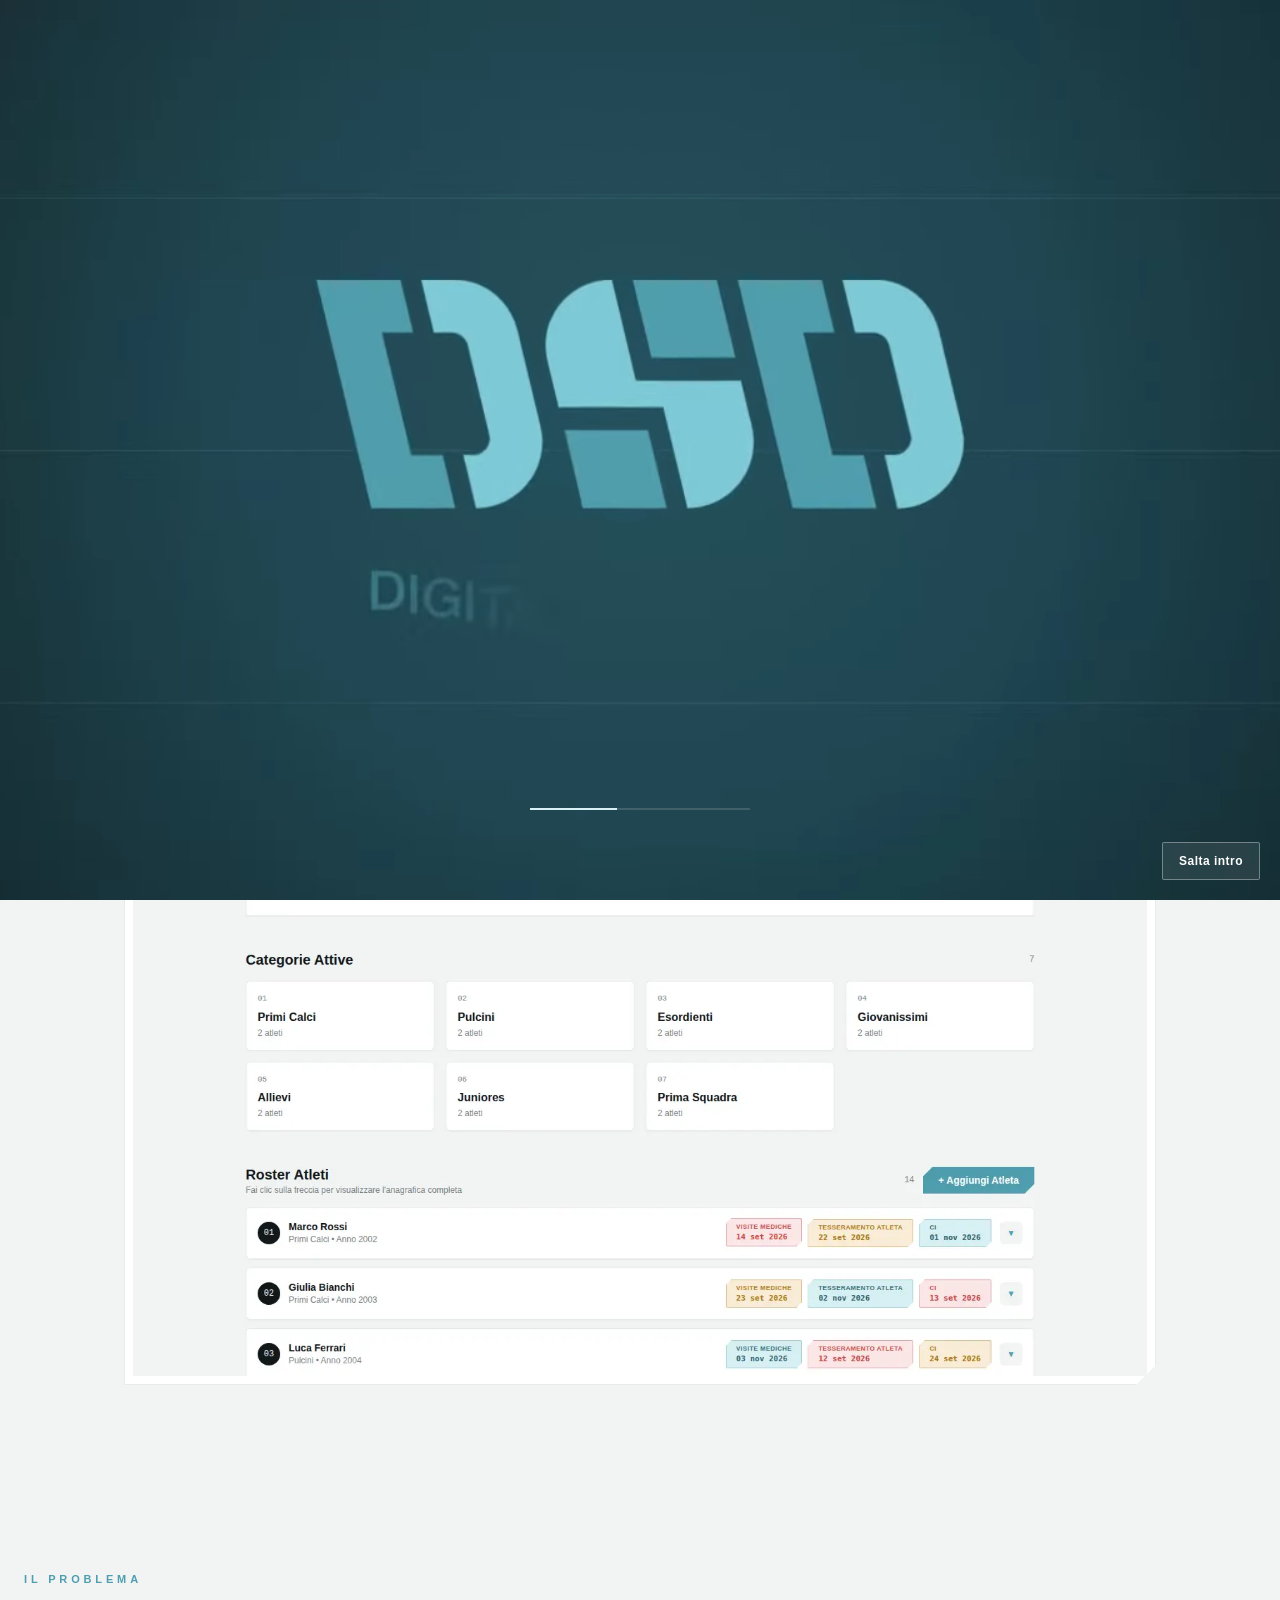
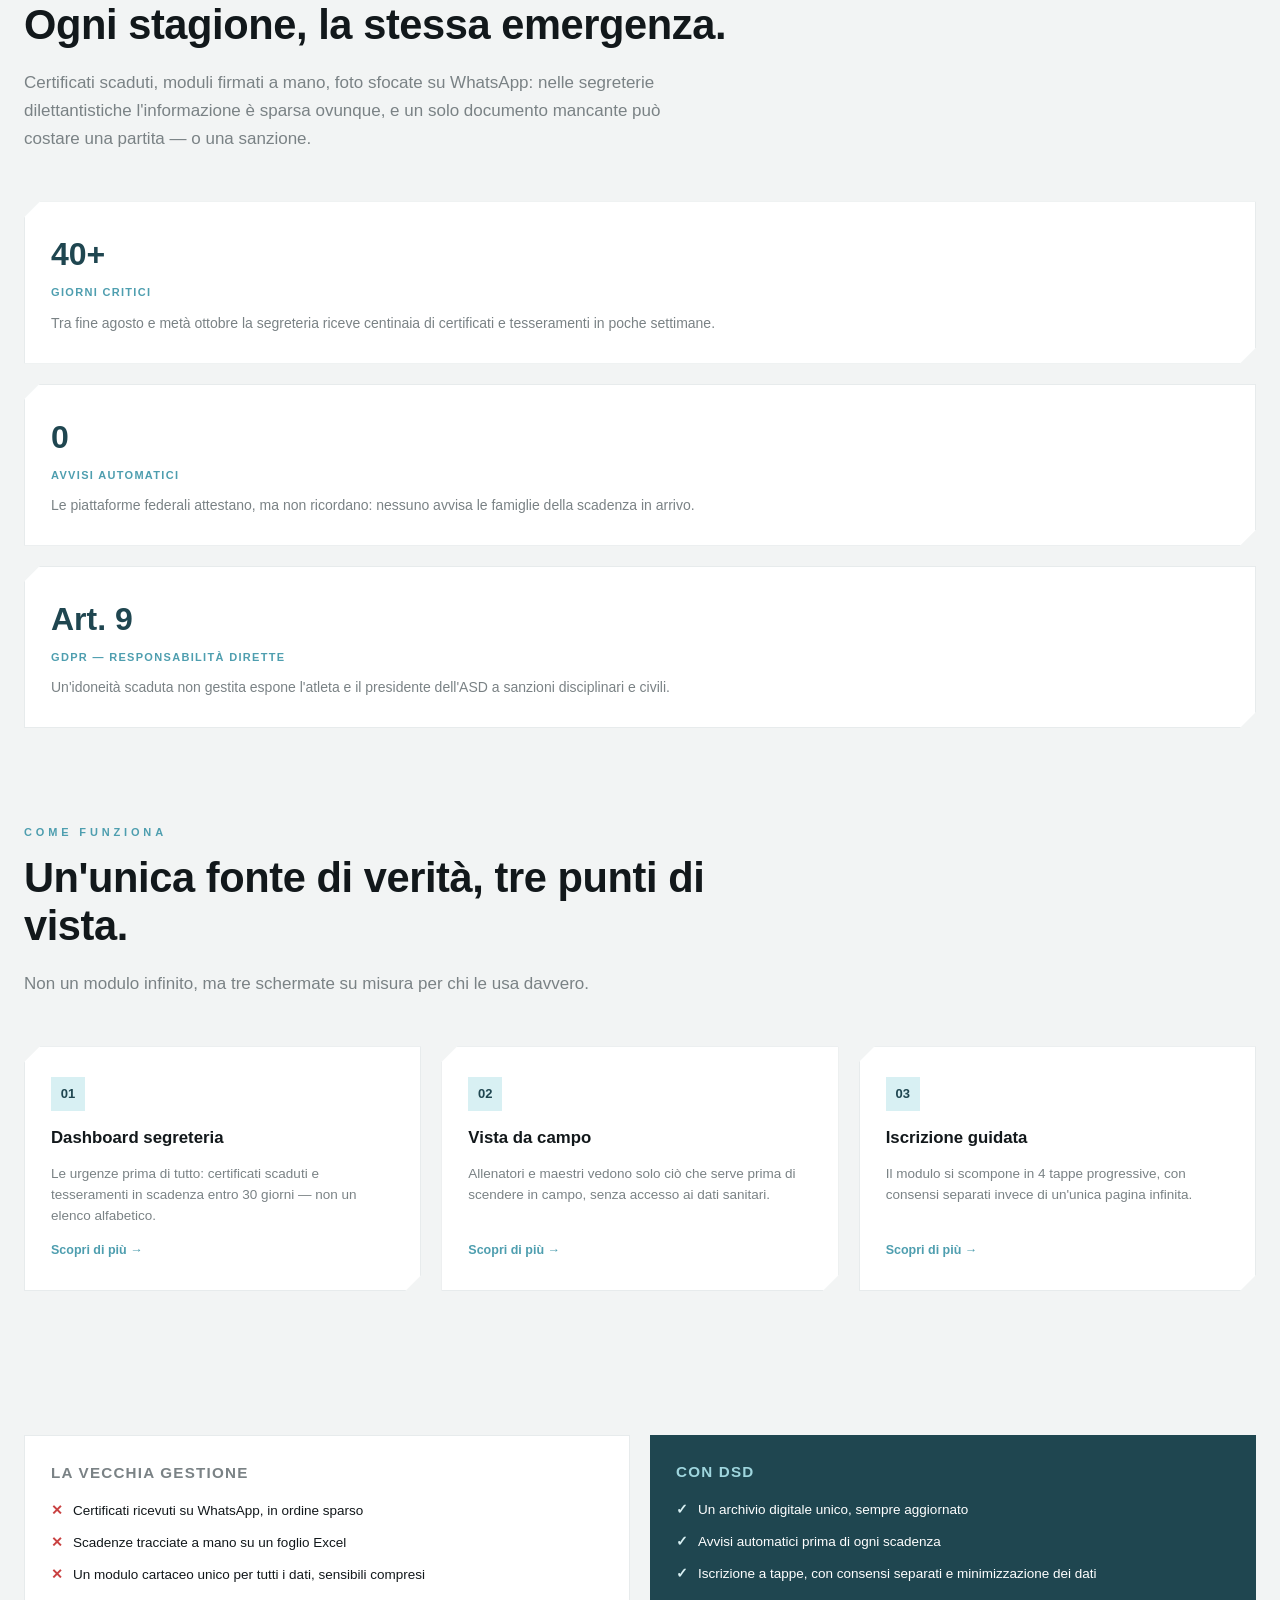
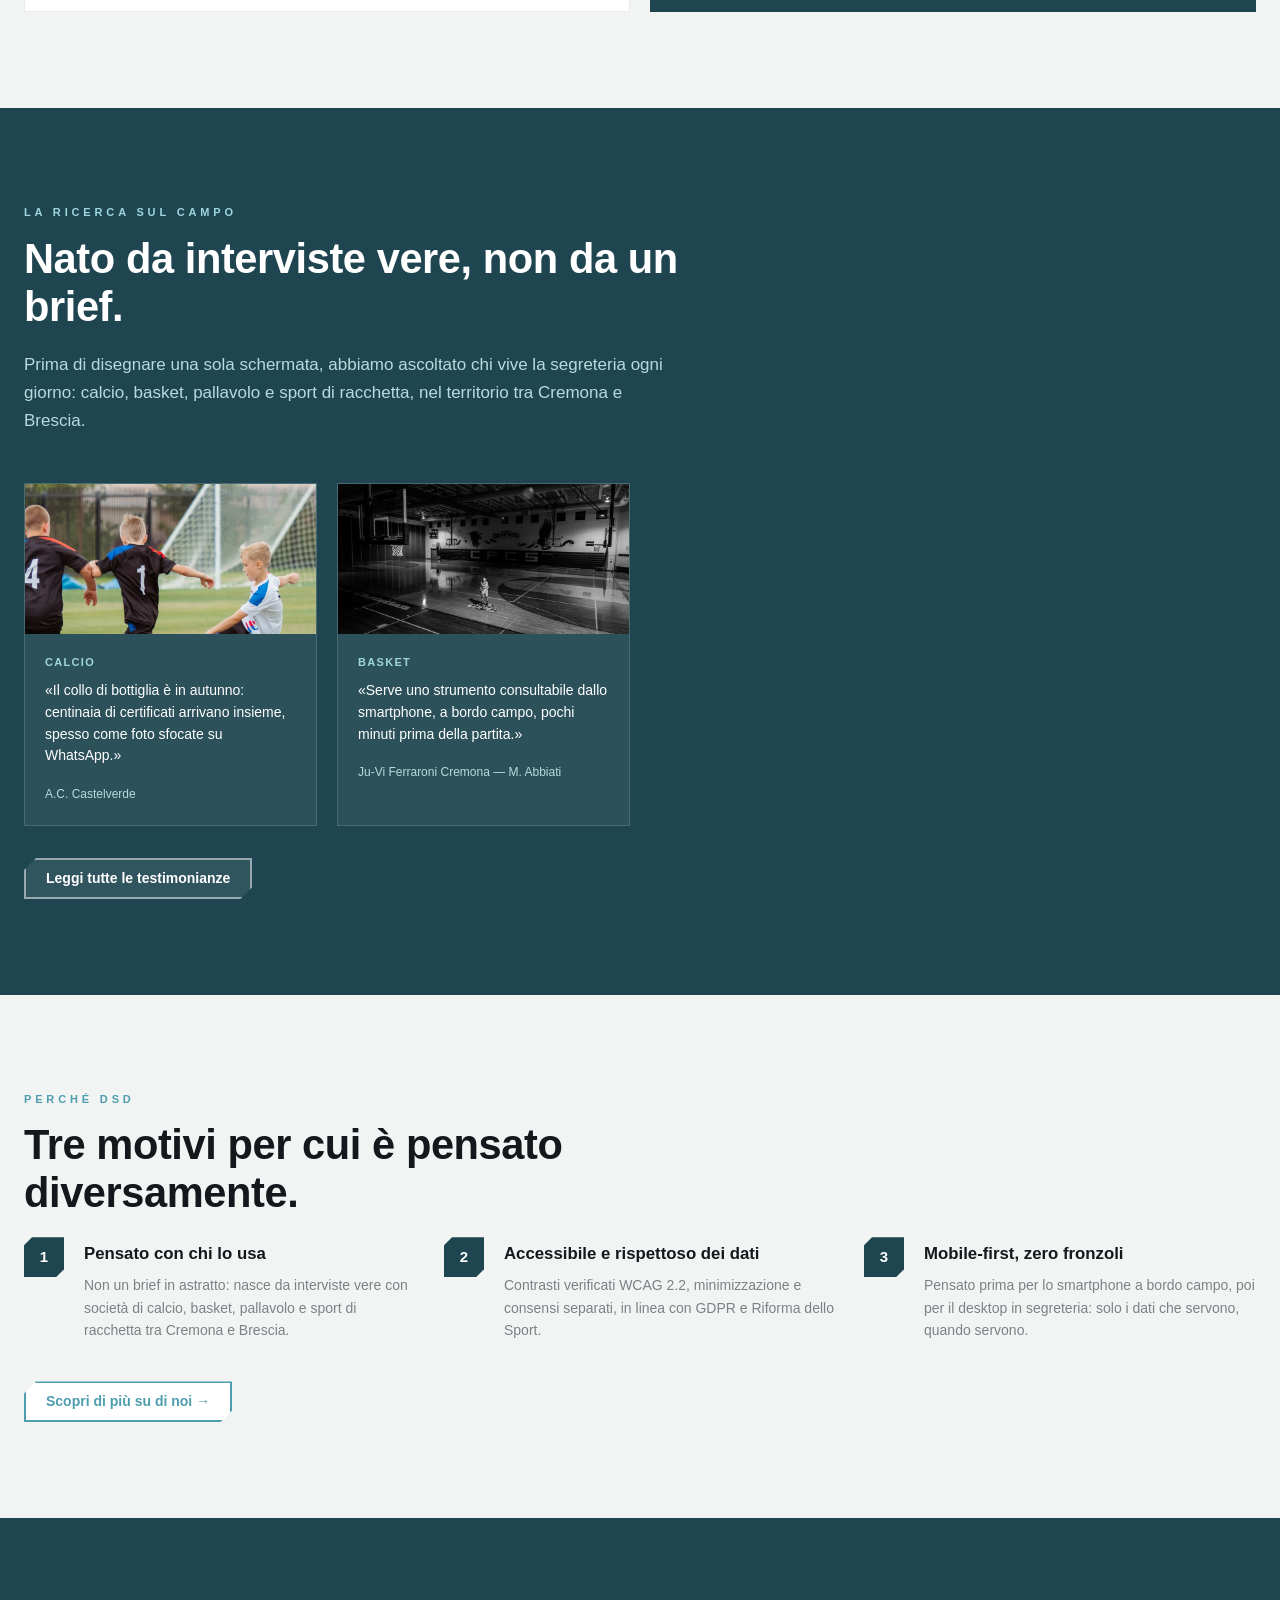
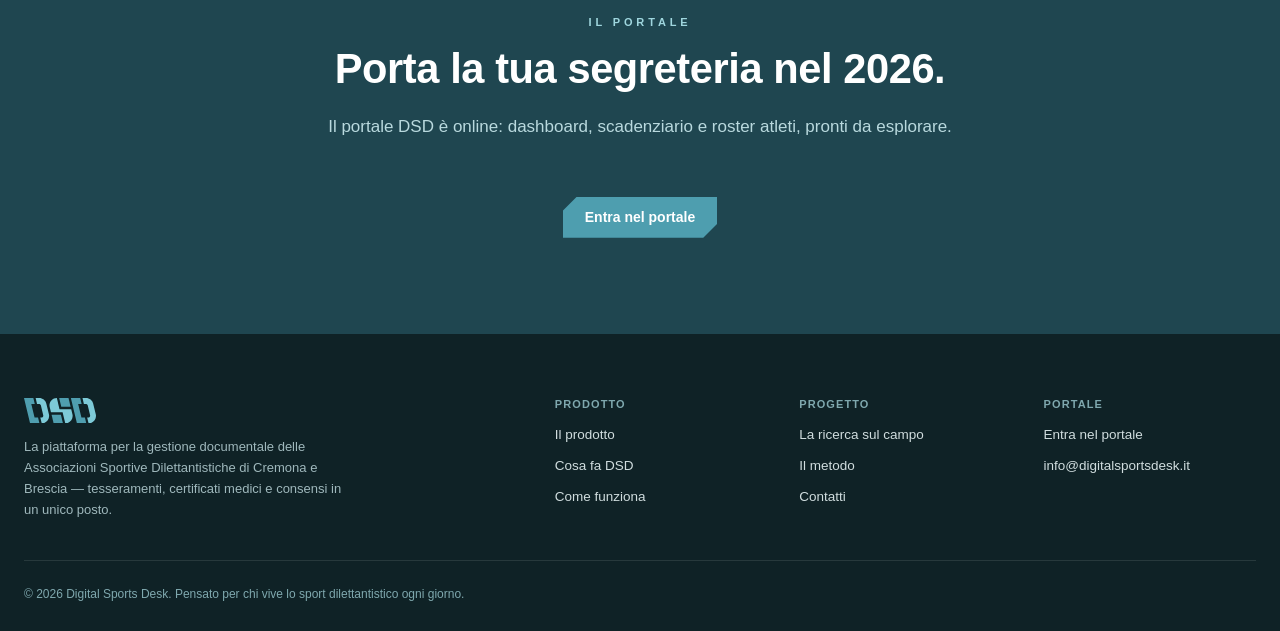
<file: index.html>
<!DOCTYPE html>
<html lang="it">
<head>
<meta charset="UTF-8" />
<meta name="viewport" content="width=device-width, initial-scale=1.0" />
<title>Digital Sports Desk — Gestione documentale per lo sport dilettantistico</title>
<meta name="description" content="Digital Sports Desk: la piattaforma per la gestione documentale delle Associazioni Sportive Dilettantistiche di Cremona e Brescia." />
<script src="js/vendor/tailwind-browser.js"></script>
<link rel="stylesheet" href="css/style.css" />
<link rel="stylesheet" href="css/site.css" />
</head>
<body class="bg-[#F2F4F4] text-[#12181B] antialiased">
<svg style="position:absolute;width:0;height:0" aria-hidden="true" focusable="false">
  <defs>
    <style>.cls-1{fill:#4f9eaf;}.cls-2{fill:#7dcad7;}</style>
    <g id="monogram">
      <polygon class="cls-1" points="116.88 27.21 146.17 27.2 139.57 0 110.29 0 116.88 27.21"/>
      <polygon class="cls-1" points="92.91 79.76 122.19 79.76 115.61 52.56 86.53 52.56 92.91 79.76"/>
      <polygon class="cls-1" points="28.17 40.56 22.88 18.56 30.21 18.56 33.75 18.56 29.29 0 0 0 10.71 44.54 19.16 79.76 48.44 79.76 44 61.21 33.12 61.21 28.17 40.56"/>
      <path class="cls-2" d="M78.16,51.28l-1.61-6.73-6.46-26.85C67.59,7.32,58.3,0,47.63,0h-11.09s4.46,18.55,4.46,18.55h6.18c2.69,0,5.01,1.83,5.64,4.44l5.98,24.84,1.49,6.21c.11.47.17.94.17,1.39,0,2.77-2.22,5.75-5.81,5.75h-3.4s4.45,18.55,4.45,18.55h0c14.93,0,25.94-13.96,22.46-28.48Z"/>
      <polygon class="cls-1" points="175.09 40.56 169.8 18.56 177.14 18.56 180.67 18.56 176.21 0 146.92 0 157.64 44.54 166.08 79.76 195.36 79.76 190.92 61.21 180.04 61.21 175.09 40.56"/>
      <path class="cls-2" d="M225.08,51.28l-1.61-6.73-6.46-26.85C214.51,7.32,205.23,0,194.55,0h-11.09s4.46,18.55,4.46,18.55h6.18c2.69,0,5.01,1.83,5.64,4.44l5.98,24.84,1.49,6.21c.11.47.17.94.17,1.39,0,2.77-2.22,5.75-5.81,5.75h-3.4s4.45,18.55,4.45,18.55h0c14.93,0,25.94-13.96,22.46-28.48Z"/>
      <path class="cls-2" d="M129.44,79.75h0c14.93.01,25.93-13.95,22.44-28.46l-3.86-16.02-29.28.02h-7.22S103.03,0,103.03,0h-.02c-14.92,0-25.91,13.95-22.42,28.46l3.87,16.08h29.29s0,0,0,0h7.22l8.47,35.2Z"/>
    </g>
  </defs>
</svg>
<header id="siteNav" class="site-nav site-nav--light">
  <div class="site-nav__inner">
    <a href="index.html" class="site-nav__logo" aria-label="D.S.D. — Digital Sports Desk">
      <svg viewBox="0 0 225.73 79.76" xmlns="http://www.w3.org/2000/svg"><use href="#monogram"/></svg>
    </a>
    <nav class="site-nav__links">
      <a href="index.html" class="is-active">Home</a>
      <a href="chi-siamo.html">Chi siamo</a>
      <a href="come-funziona.html">Come funziona</a>
      <a href="contatti.html">Contatti</a>
    </nav>
    <a href="chi-siamo.html#portale" data-portal class="btn-dsd-primary site-nav__cta">Entra nel portale</a>
    <button id="navToggle" class="site-nav__toggle" aria-label="Apri il menu">
      <span></span><span></span><span></span>
    </button>
  </div>
  <div id="navMobile" class="site-nav__mobile">
    <a href="index.html" class="is-active">Home</a>
    <a href="chi-siamo.html">Chi siamo</a>
    <a href="come-funziona.html">Come funziona</a>
    <a href="contatti.html">Contatti</a>
    <a href="chi-siamo.html#portale" data-portal class="btn-dsd-primary">Entra nel portale</a>
  </div>
</header>
<div id="intro" class="intro">
  <video id="introVideo" class="intro__video" muted playsinline preload="auto">
    <source src="assets/logo-intro-DSD.webm" type="video/webm" />
    <source src="assets/logo-intro-DSD.mp4" type="video/mp4" />
  </video>
  <div class="intro-progress"><div class="intro-progress__bar" id="introBar"></div></div>
  <button id="introSkip" class="intro__skip">Salta intro</button>
</div>

<main id="top">

  <section class="hero hero--product">
    <div class="hero__content">
      <p class="eyebrow reveal-up">Per le Associazioni Sportive Dilettantistiche</p>
      <h1 class="hero__title" id="heroTitle">La segreteria sportiva,<br>finalmente digitale.</h1>
      <p class="hero__body reveal-up">Digital Sports Desk è la piattaforma per archiviare tesseramenti, certificati medici e consensi delle Associazioni Sportive Dilettantistiche di Cremona e Brescia — senza più fogli sparsi, WhatsApp e ansia da scadenza.</p>
      <div class="hero__cta reveal-up">
        <a href="come-funziona.html" class="btn-dsd-primary">Scopri come funziona</a>
        <a href="chi-siamo.html" class="btn-dsd-secondary">Chi siamo</a>
      </div>
    </div>
  </section>

  <div class="trust-strip reveal-up">
    <p>Progettato insieme a chi vive la segreteria ogni giorno</p>
    <div class="trust-strip__tags">
      <span class="sport-tag">Calcio</span>
      <span class="sport-tag">Basket</span>
      <span class="sport-tag">Pallavolo</span>
      <span class="sport-tag">Tennis / Padel</span>
    </div>
  </div>

  <div class="showcase reveal-up">
    <div class="showcase__frame">
      <picture>
        <source srcset="assets/dashboard-screenshot.webp" type="image/webp" />
        <img src="assets/dashboard-screenshot.png" alt="Dashboard reale di Digital Sports Desk: categorie attive e roster atleti con stato dei documenti" loading="lazy" />
      </picture>
    </div>
  </div>

  <section id="problema" class="section section--light">
    <div class="section__inner">
      <p class="eyebrow reveal-up">Il problema</p>
      <h2 class="section__title reveal-up">Ogni stagione, la stessa emergenza.</h2>
      <p class="section__lead reveal-up">Certificati scaduti, moduli firmati a mano, foto sfocate su WhatsApp: nelle segreterie dilettantistiche l'informazione è sparsa ovunque, e un solo documento mancante può costare una partita — o una sanzione.</p>
      <div class="stat-grid">
        <div class="stat-card reveal-up">
          <span class="stat-card__n">40+</span>
          <span class="stat-card__t">giorni critici</span>
          <p>Tra fine agosto e metà ottobre la segreteria riceve centinaia di certificati e tesseramenti in poche settimane.</p>
        </div>
        <div class="stat-card reveal-up">
          <span class="stat-card__n">0</span>
          <span class="stat-card__t">avvisi automatici</span>
          <p>Le piattaforme federali attestano, ma non ricordano: nessuno avvisa le famiglie della scadenza in arrivo.</p>
        </div>
        <div class="stat-card reveal-up">
          <span class="stat-card__n">Art. 9</span>
          <span class="stat-card__t">GDPR — responsabilità dirette</span>
          <p>Un'idoneità scaduta non gestita espone l'atleta e il presidente dell'ASD a sanzioni disciplinari e civili.</p>
        </div>
      </div>
    </div>
  </section>

  <section class="section section--light" style="padding-top:0;">
    <div class="section__inner">
      <p class="eyebrow reveal-up">Come funziona</p>
      <h2 class="section__title reveal-up">Un'unica fonte di verità, tre punti di vista.</h2>
      <p class="section__lead reveal-up">Non un modulo infinito, ma tre schermate su misura per chi le usa davvero.</p>
      <div class="teaser-grid">
        <a href="come-funziona.html#dashboard" class="teaser-card reveal-up">
          <span class="teaser-card__index">01</span>
          <h3>Dashboard segreteria</h3>
          <p>Le urgenze prima di tutto: certificati scaduti e tesseramenti in scadenza entro 30 giorni — non un elenco alfabetico.</p>
          <span class="teaser-card__link">Scopri di più →</span>
        </a>
        <a href="come-funziona.html#vista-campo" class="teaser-card reveal-up">
          <span class="teaser-card__index">02</span>
          <h3>Vista da campo</h3>
          <p>Allenatori e maestri vedono solo ciò che serve prima di scendere in campo, senza accesso ai dati sanitari.</p>
          <span class="teaser-card__link">Scopri di più →</span>
        </a>
        <a href="come-funziona.html#iscrizione" class="teaser-card reveal-up">
          <span class="teaser-card__index">03</span>
          <h3>Iscrizione guidata</h3>
          <p>Il modulo si scompone in 4 tappe progressive, con consensi separati invece di un'unica pagina infinita.</p>
          <span class="teaser-card__link">Scopri di più →</span>
        </a>
      </div>
    </div>
  </section>

  <section class="section section--light" style="padding-top:0;">
    <div class="section__inner">
      <div class="compare reveal-up">
        <div class="compare__col compare__col--before">
          <h3>La vecchia gestione</h3>
          <ul>
            <li>Certificati ricevuti su WhatsApp, in ordine sparso</li>
            <li>Scadenze tracciate a mano su un foglio Excel</li>
            <li>Un modulo cartaceo unico per tutti i dati, sensibili compresi</li>
          </ul>
        </div>
        <div class="compare__col compare__col--after">
          <h3>Con DSD</h3>
          <ul>
            <li>Un archivio digitale unico, sempre aggiornato</li>
            <li>Avvisi automatici prima di ogni scadenza</li>
            <li>Iscrizione a tappe, con consensi separati e minimizzazione dei dati</li>
          </ul>
        </div>
      </div>
    </div>
  </section>

  <section id="ricerca" class="section section--dark">
    <div class="section__inner">
      <p class="eyebrow eyebrow--light reveal-up">La ricerca sul campo</p>
      <h2 class="section__title section__title--light reveal-up">Nato da interviste vere, non da un brief.</h2>
      <p class="section__lead section__lead--light reveal-up">Prima di disegnare una sola schermata, abbiamo ascoltato chi vive la segreteria ogni giorno: calcio, basket, pallavolo e sport di racchetta, nel territorio tra Cremona e Brescia.</p>
      <div class="quote-track">
        <article class="quote-card reveal-up">
          <div class="quote-card__img" style="background-image:url('assets/img/ricerca-calcio.jpg')"></div>
          <div class="quote-card__body">
            <span class="quote-card__sport">Calcio</span>
            <p>«Il collo di bottiglia è in autunno: centinaia di certificati arrivano insieme, spesso come foto sfocate su WhatsApp.»</p>
            <span class="quote-card__club">A.C. Castelverde</span>
          </div>
        </article>
        <article class="quote-card reveal-up">
          <div class="quote-card__img" style="background-image:url('assets/img/ricerca-basket.jpg')"></div>
          <div class="quote-card__body">
            <span class="quote-card__sport">Basket</span>
            <p>«Serve uno strumento consultabile dallo smartphone, a bordo campo, pochi minuti prima della partita.»</p>
            <span class="quote-card__club">Ju-Vi Ferraroni Cremona — M. Abbiati</span>
          </div>
        </article>
      </div>
      <a href="chi-siamo.html#ricerca" class="btn-dsd-secondary btn-dsd-secondary--onDark reveal-up" style="margin-top:32px;display:inline-flex;">Leggi tutte le testimonianze</a>
    </div>
  </section>

  <section id="valori" class="section section--light">
    <div class="section__inner">
      <p class="eyebrow reveal-up">Perché DSD</p>
      <h2 class="section__title reveal-up">Tre motivi per cui è pensato diversamente.</h2>
      <div class="reasons-grid">
        <div class="reason-item reveal-up">
          <span class="reason-item__n">1</span>
          <div>
            <h3>Pensato con chi lo usa</h3>
            <p>Non un brief in astratto: nasce da interviste vere con società di calcio, basket, pallavolo e sport di racchetta tra Cremona e Brescia.</p>
          </div>
        </div>
        <div class="reason-item reveal-up">
          <span class="reason-item__n">2</span>
          <div>
            <h3>Accessibile e rispettoso dei dati</h3>
            <p>Contrasti verificati WCAG 2.2, minimizzazione e consensi separati, in linea con GDPR e Riforma dello Sport.</p>
          </div>
        </div>
        <div class="reason-item reveal-up">
          <span class="reason-item__n">3</span>
          <div>
            <h3>Mobile-first, zero fronzoli</h3>
            <p>Pensato prima per lo smartphone a bordo campo, poi per il desktop in segreteria: solo i dati che servono, quando servono.</p>
          </div>
        </div>
      </div>
      <a href="chi-siamo.html" class="btn-dsd-secondary reveal-up" style="margin-top:40px;display:inline-flex;">Scopri di più su di noi →</a>
    </div>
  </section>

  <section class="section section--dark section--cta">
    <div class="section__inner section__inner--center">
      <p class="eyebrow eyebrow--light reveal-up">Il portale</p>
      <h2 class="section__title section__title--light reveal-up">Porta la tua segreteria nel 2026.</h2>
      <p class="section__lead section__lead--light reveal-up">Il portale DSD è online: dashboard, scadenziario e roster atleti, pronti da esplorare.</p>
      <a href="chi-siamo.html#portale" data-portal class="btn-dsd-primary reveal-up">Entra nel portale</a>
    </div>
  </section>
</main>

<footer class="site-footer">
  <div class="site-footer__inner">
    <div class="site-footer__brand">
      <a class="site-footer__brand-mark" href="index.html" aria-label="Digital Sports Desk — Home"><svg class="mono-svg" viewBox="0 0 225.73 79.76" xmlns="http://www.w3.org/2000/svg" aria-hidden="true"><polygon class="m1" fill="#4f9eaf" points="116.88 27.21 146.17 27.2 139.57 0 110.29 0 116.88 27.21"/>
      <polygon class="m1" fill="#4f9eaf" points="92.91 79.76 122.19 79.76 115.61 52.56 86.53 52.56 92.91 79.76"/>
      <polygon class="m1" fill="#4f9eaf" points="28.17 40.56 22.88 18.56 30.21 18.56 33.75 18.56 29.29 0 0 0 10.71 44.54 19.16 79.76 48.44 79.76 44 61.21 33.12 61.21 28.17 40.56"/>
      <path class="m2" fill="#7dcad7" d="M78.16,51.28l-1.61-6.73-6.46-26.85C67.59,7.32,58.3,0,47.63,0h-11.09s4.46,18.55,4.46,18.55h6.18c2.69,0,5.01,1.83,5.64,4.44l5.98,24.84,1.49,6.21c.11.47.17.94.17,1.39,0,2.77-2.22,5.75-5.81,5.75h-3.4s4.45,18.55,4.45,18.55h0c14.93,0,25.94-13.96,22.46-28.48Z"/>
      <polygon class="m1" fill="#4f9eaf" points="175.09 40.56 169.8 18.56 177.14 18.56 180.67 18.56 176.21 0 146.92 0 157.64 44.54 166.08 79.76 195.36 79.76 190.92 61.21 180.04 61.21 175.09 40.56"/>
      <path class="m2" fill="#7dcad7" d="M225.08,51.28l-1.61-6.73-6.46-26.85C214.51,7.32,205.23,0,194.55,0h-11.09s4.46,18.55,4.46,18.55h6.18c2.69,0,5.01,1.83,5.64,4.44l5.98,24.84,1.49,6.21c.11.47.17.94.17,1.39,0,2.77-2.22,5.75-5.81,5.75h-3.4s4.45,18.55,4.45,18.55h0c14.93,0,25.94-13.96,22.46-28.48Z"/>
      <path class="m2" fill="#7dcad7" d="M129.44,79.75h0c14.93.01,25.93-13.95,22.44-28.46l-3.86-16.02-29.28.02h-7.22S103.03,0,103.03,0h-.02c-14.92,0-25.91,13.95-22.42,28.46l3.87,16.08h29.29s0,0,0,0h7.22l8.47,35.2Z"/></svg></a>
      <p>La piattaforma per la gestione documentale delle Associazioni Sportive Dilettantistiche di Cremona e Brescia — tesseramenti, certificati medici e consensi in un unico posto.</p>
    </div>
    <div class="site-footer__cols">
      <div class="site-footer__col"><h4>Prodotto</h4><a href="chi-siamo.html#prodotto">Il prodotto</a><a href="chi-siamo.html#funzioni">Cosa fa DSD</a><a href="come-funziona.html">Come funziona</a></div>
      <div class="site-footer__col"><h4>Progetto</h4><a href="chi-siamo.html#ricerca">La ricerca sul campo</a><a href="chi-siamo.html#metodo">Il metodo</a><a href="contatti.html">Contatti</a></div>
      <div class="site-footer__col"><h4>Portale</h4><a href="chi-siamo.html#portale" data-portal>Entra nel portale</a><a href="mailto:info@digitalsportsdesk.it">info@digitalsportsdesk.it</a></div>
    </div>
  </div>
  <div class="site-footer__bottom"><span>© 2026 Digital Sports Desk. Pensato per chi vive lo sport dilettantistico ogni giorno.</span></div>
</footer>
<button id="backToTop" class="back-to-top" aria-label="Torna in cima">↑</button>
<script src="js/vendor/gsap.min.js"></script>
<script src="js/vendor/ScrollTrigger.min.js"></script>
<script src="js/portal.js"></script>
<script src="js/site.js"></script>
</body>
</html>
</file>
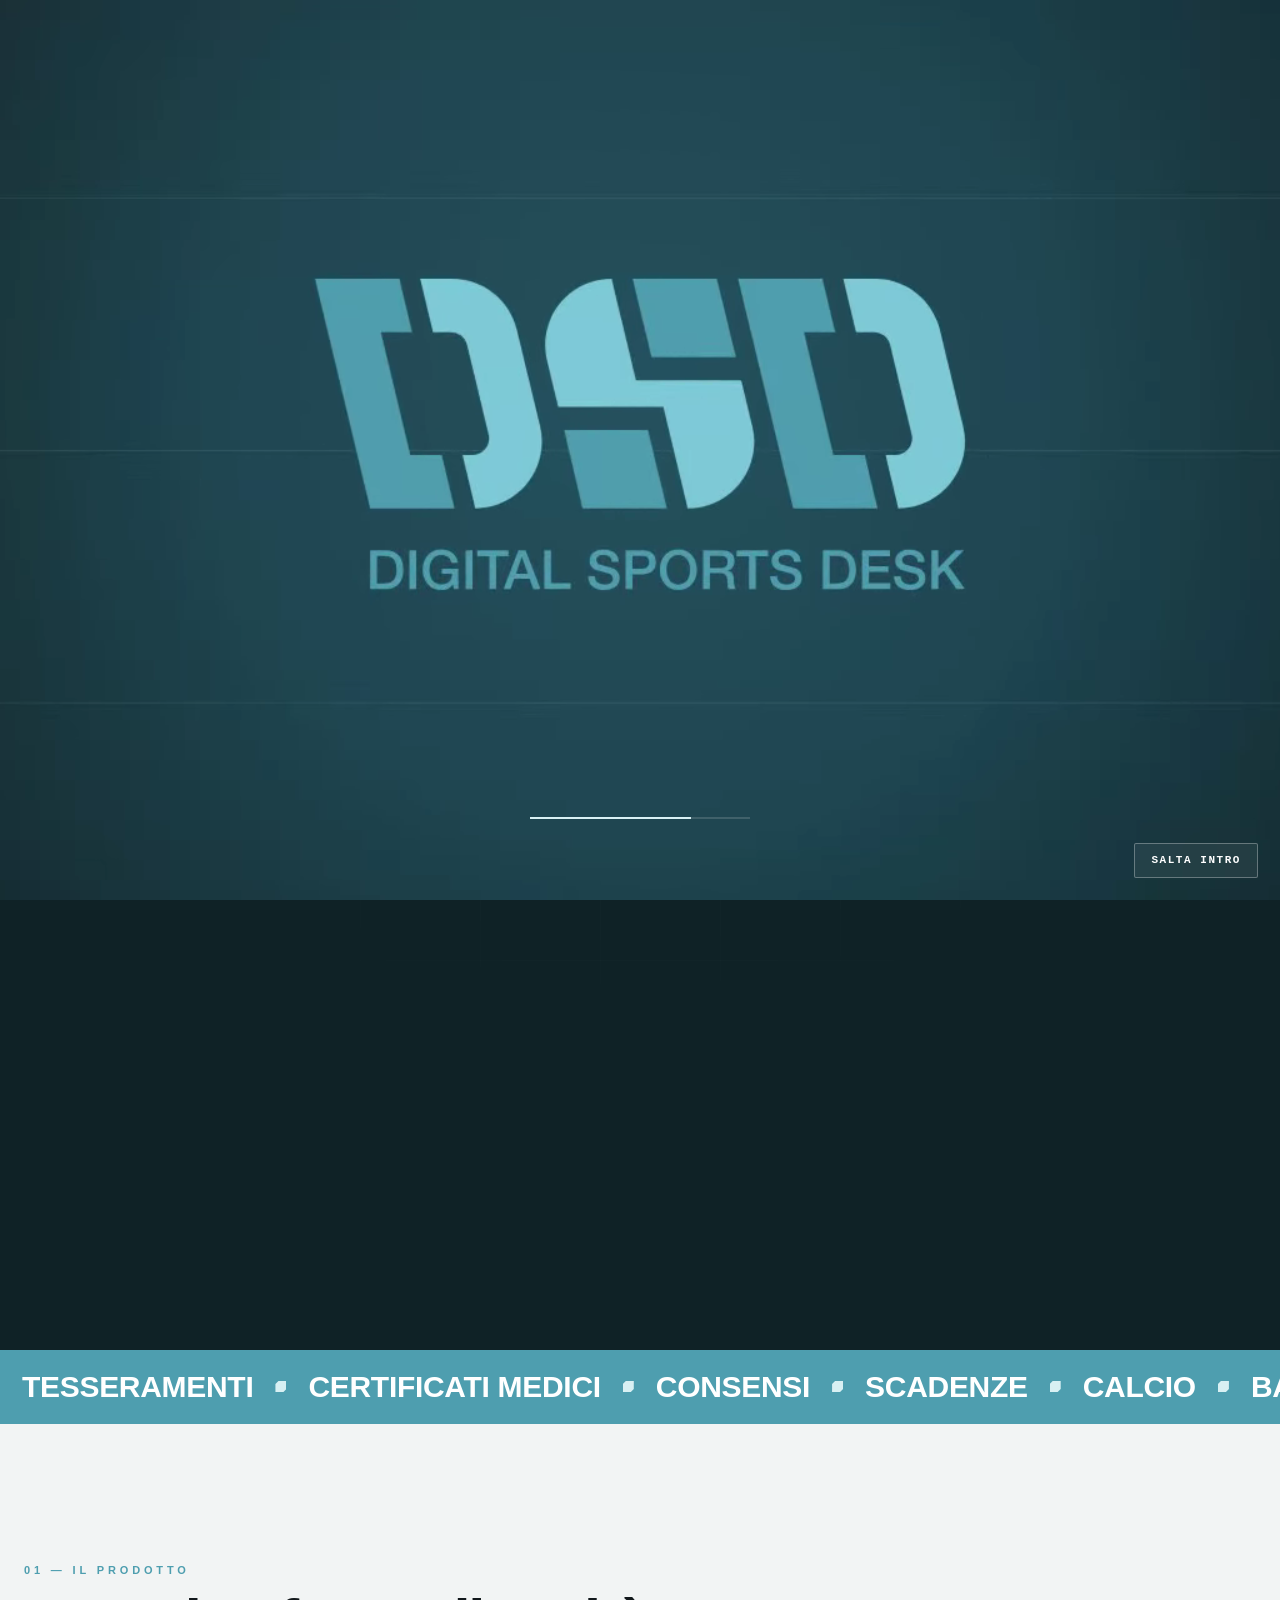
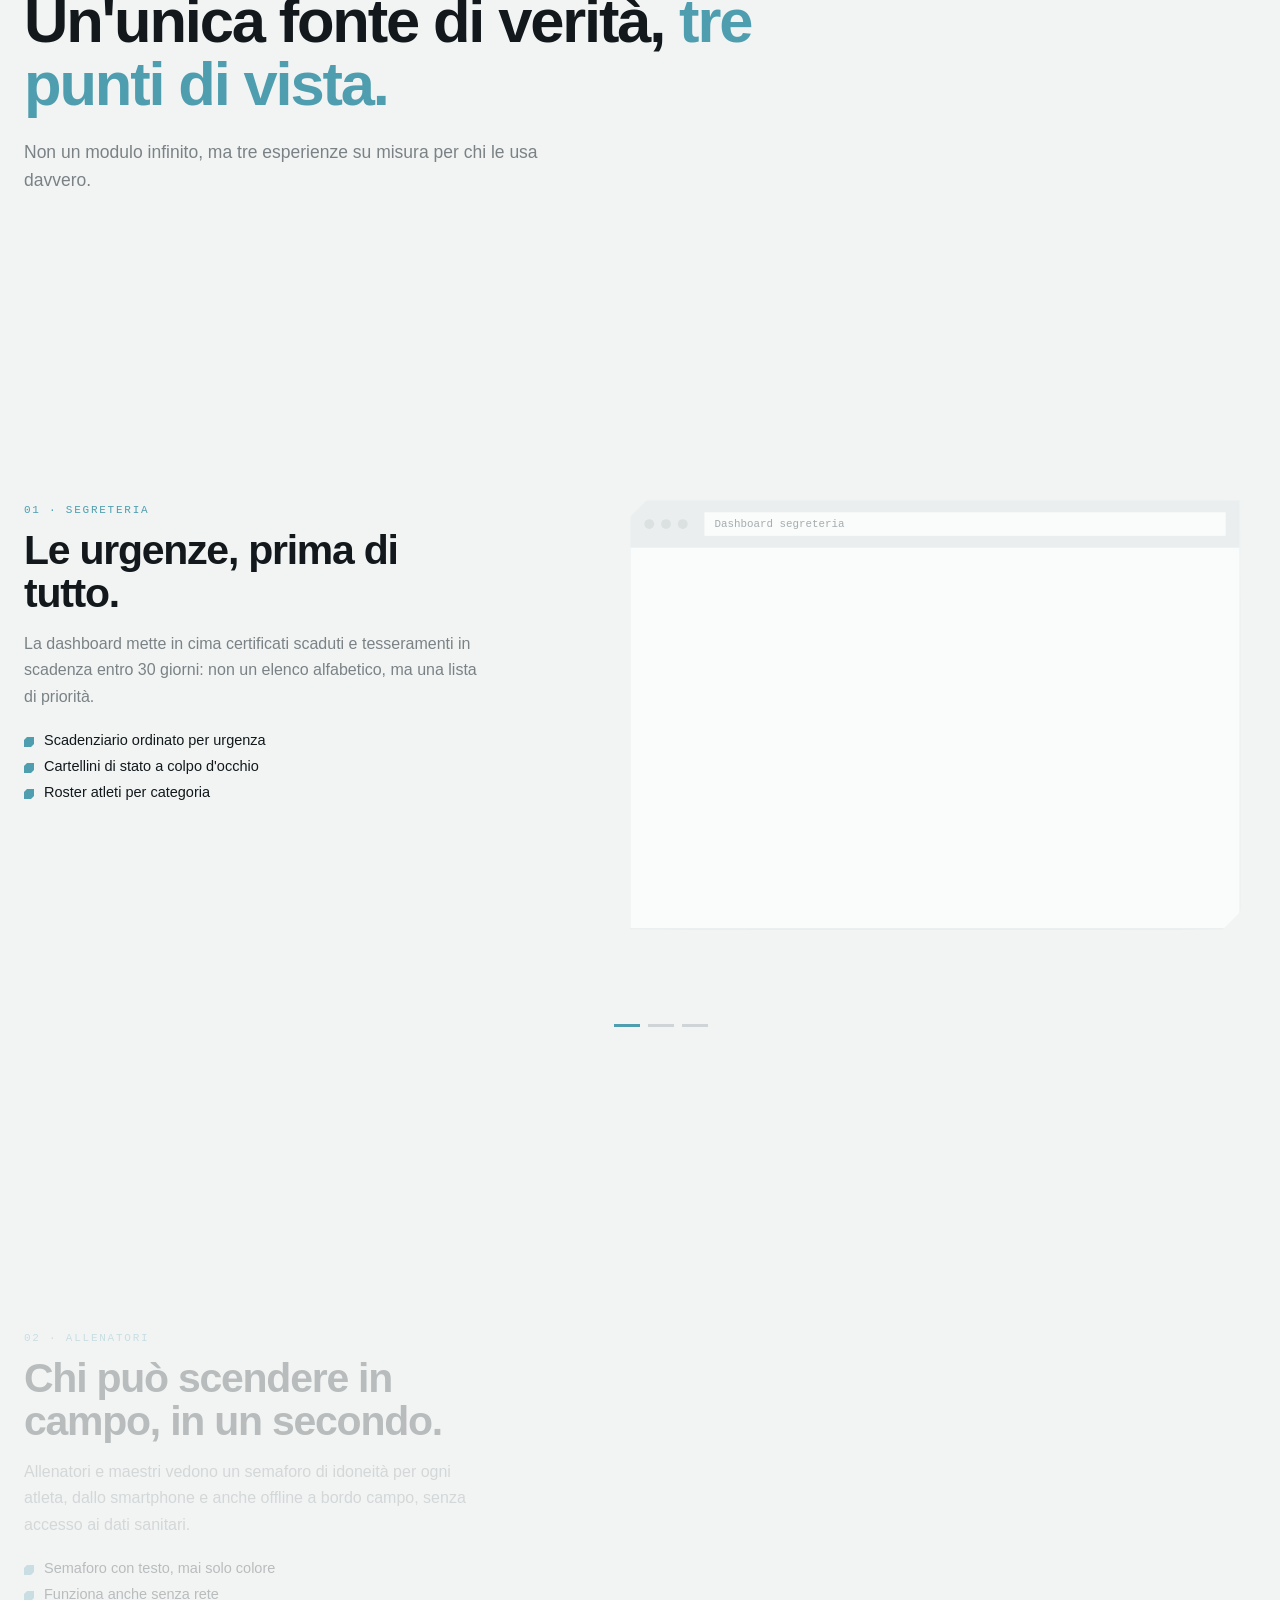
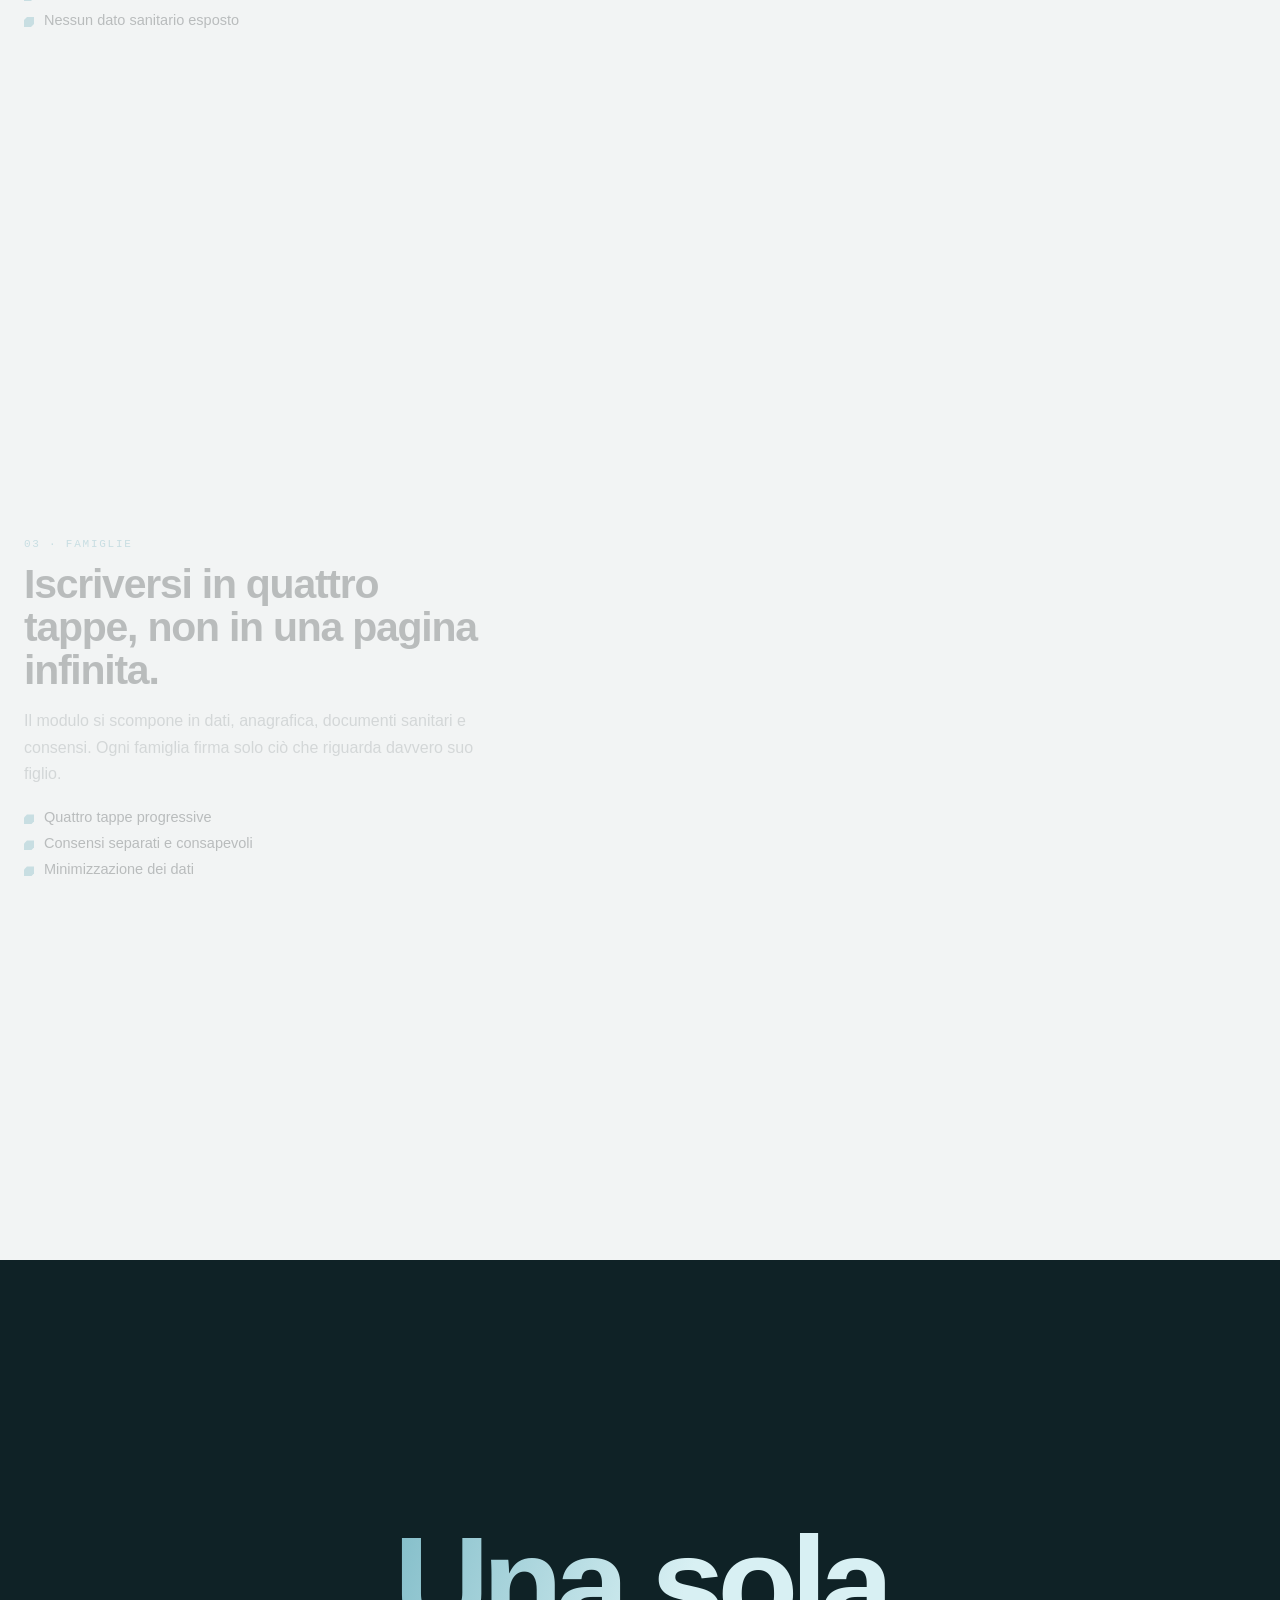
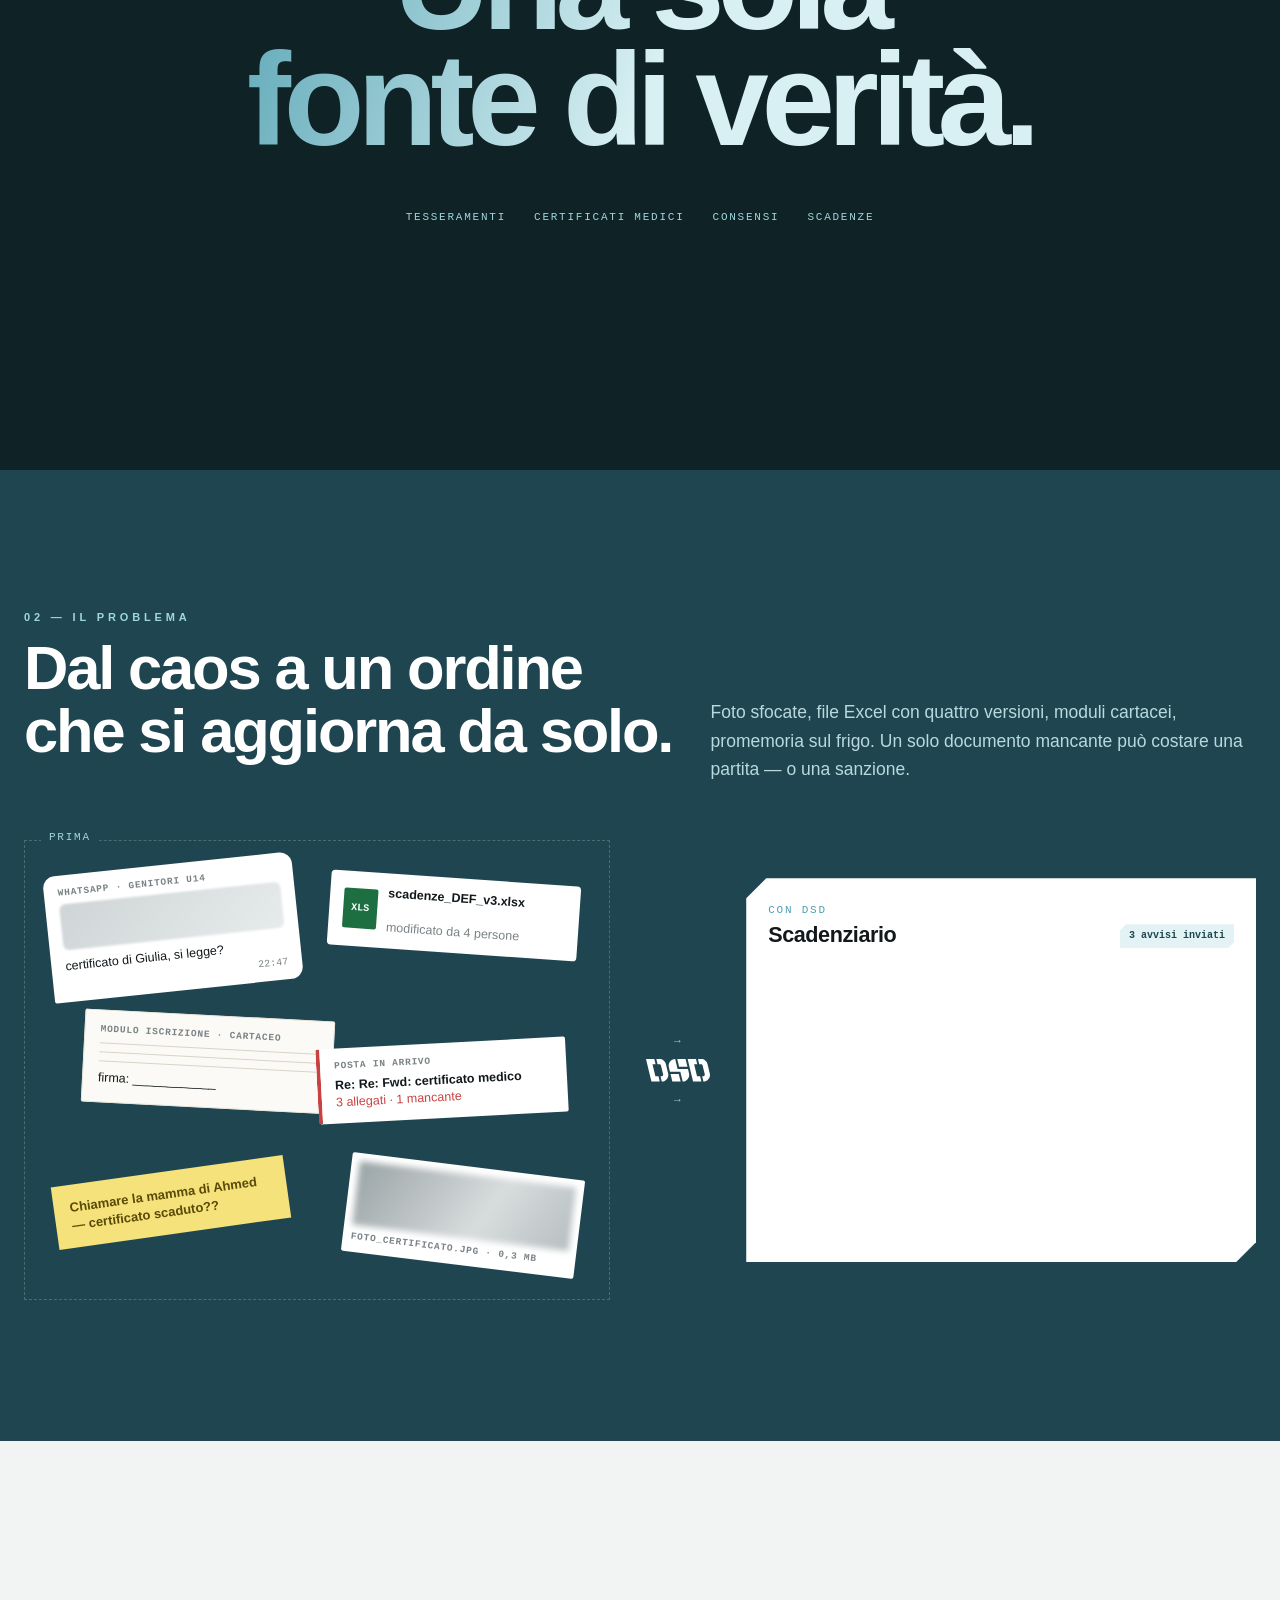
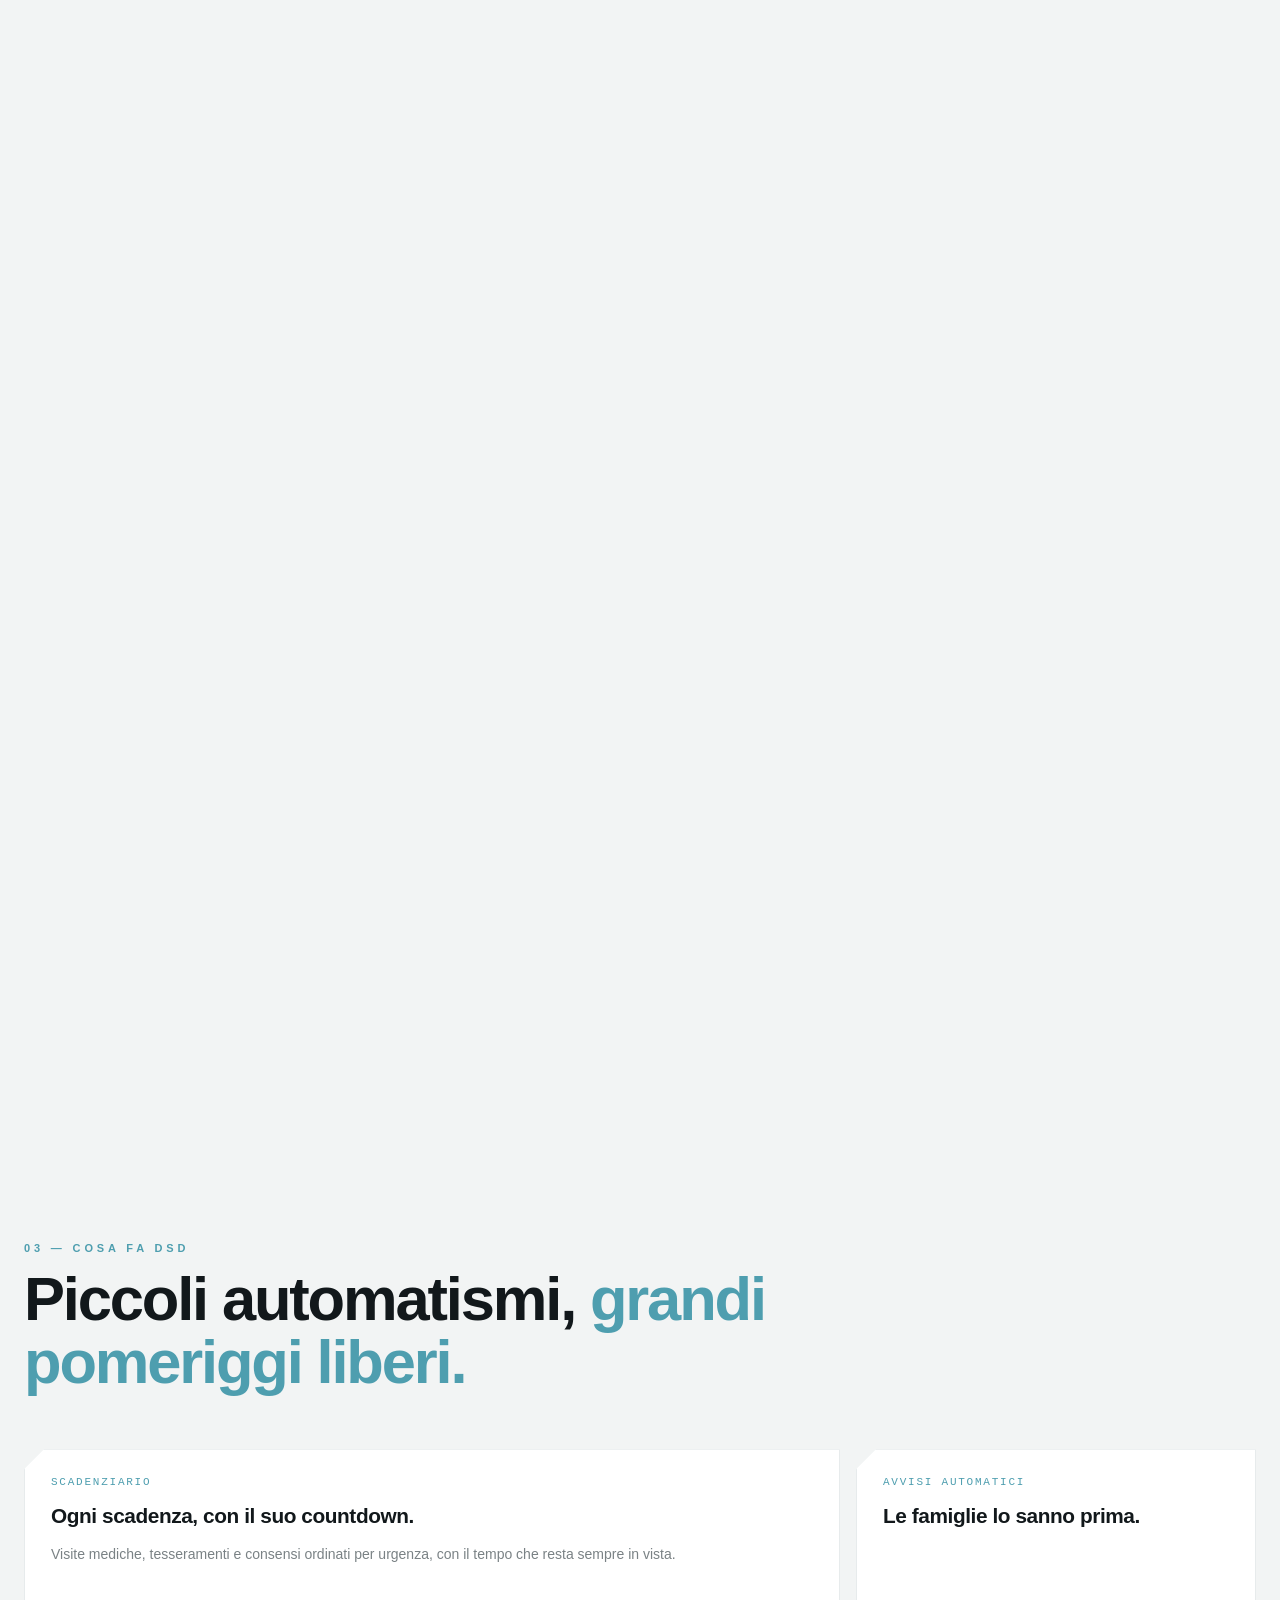
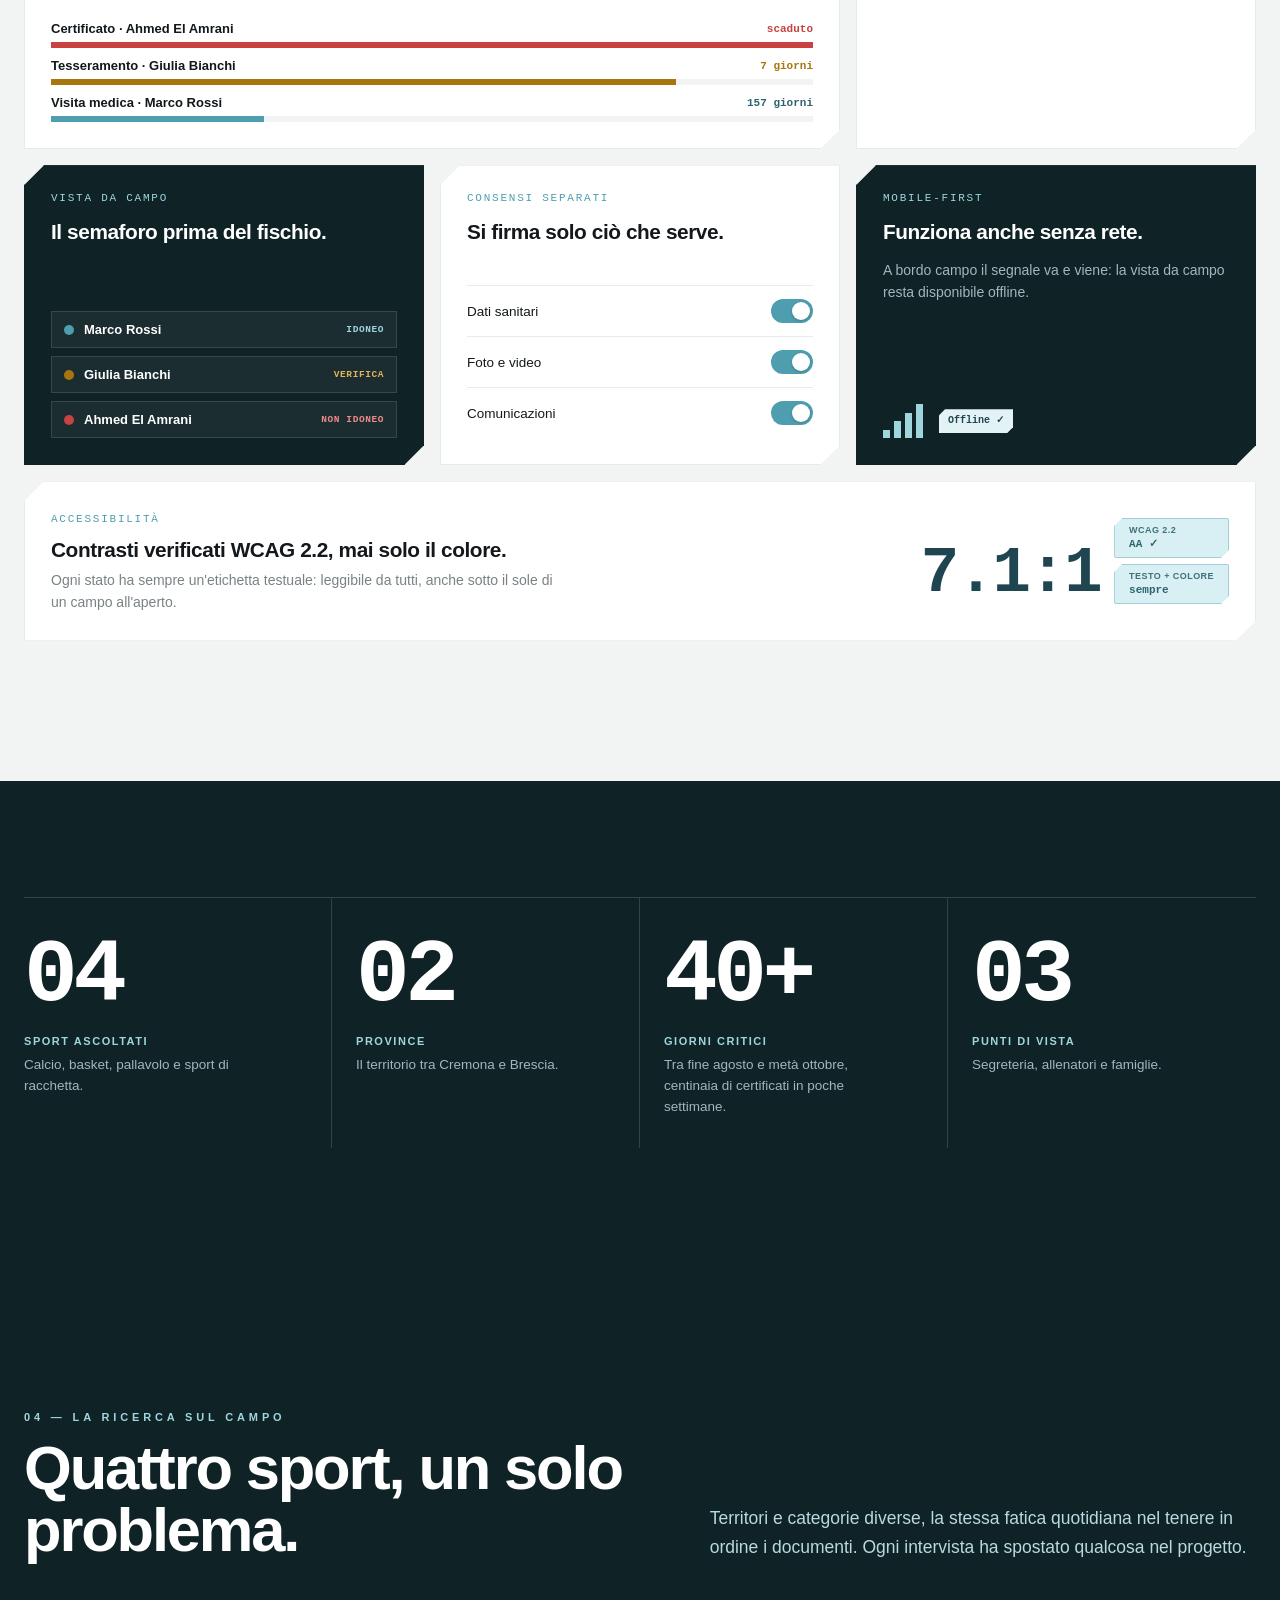
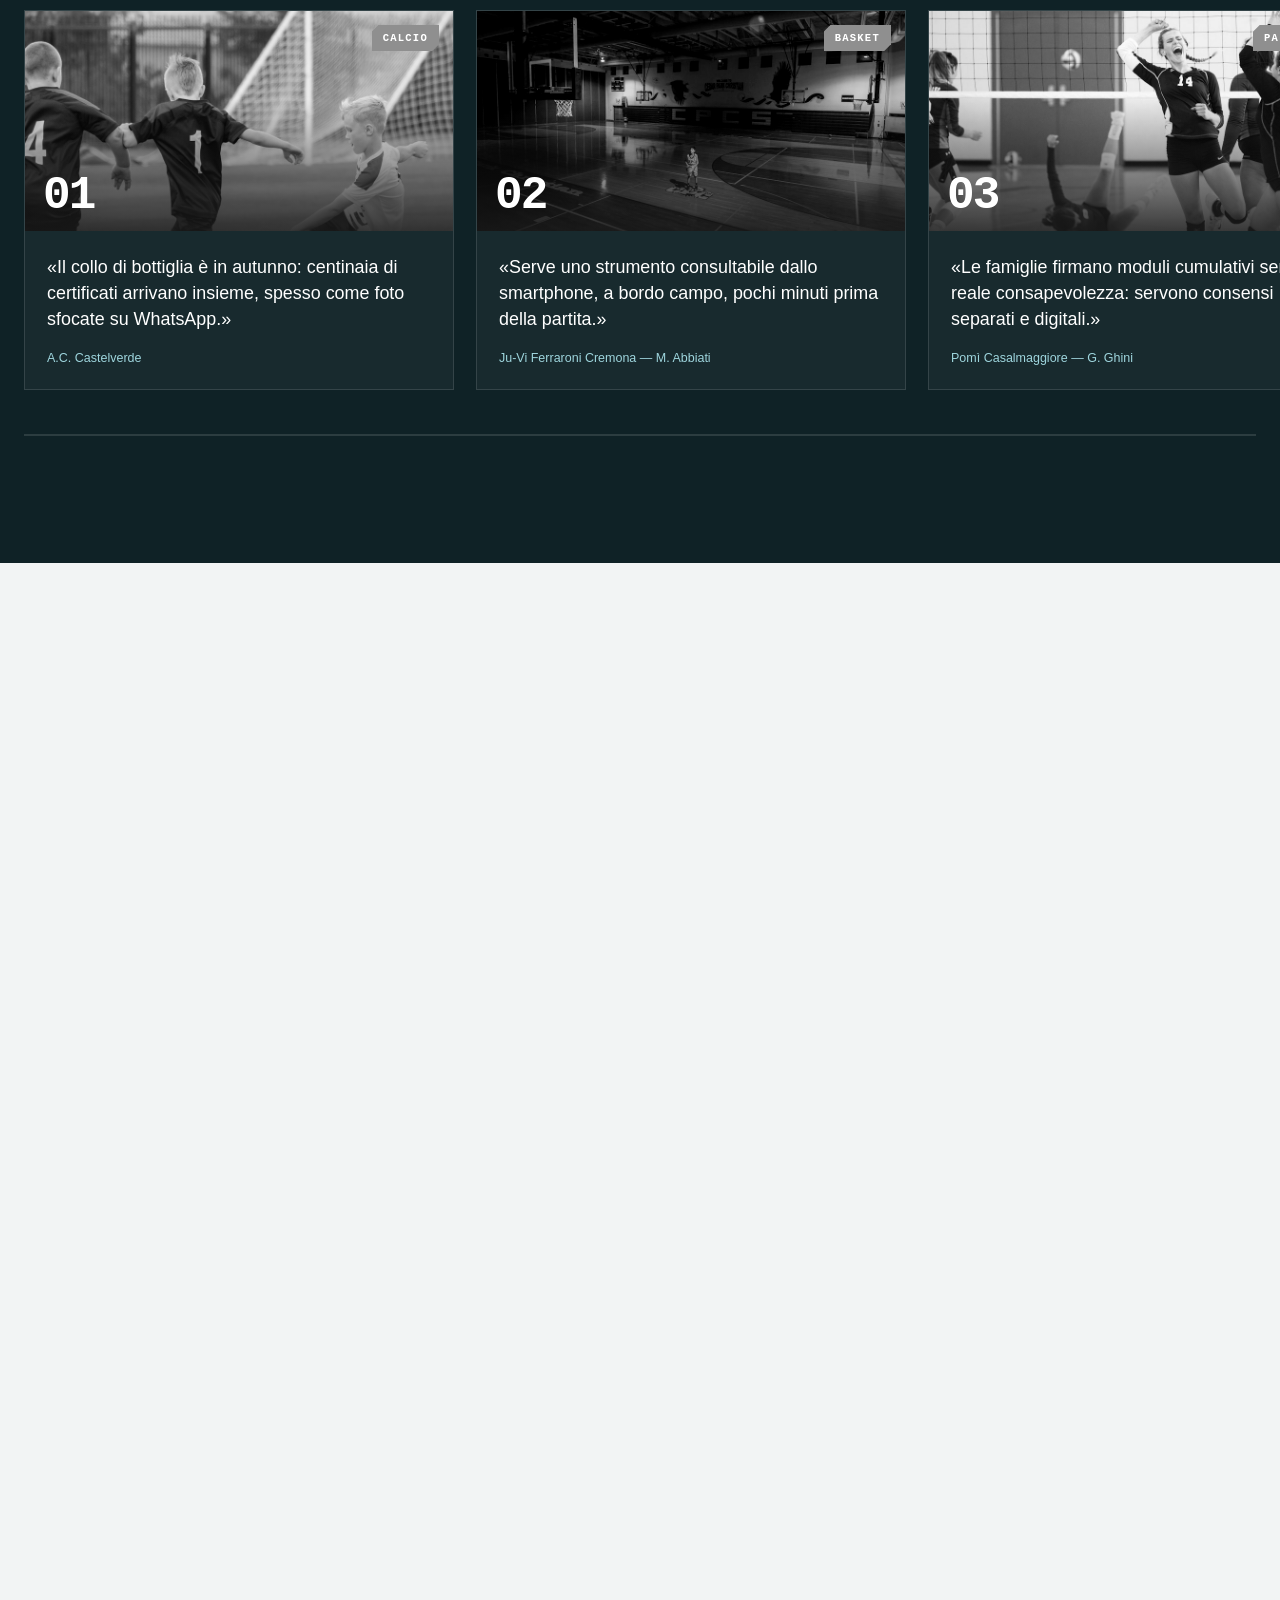
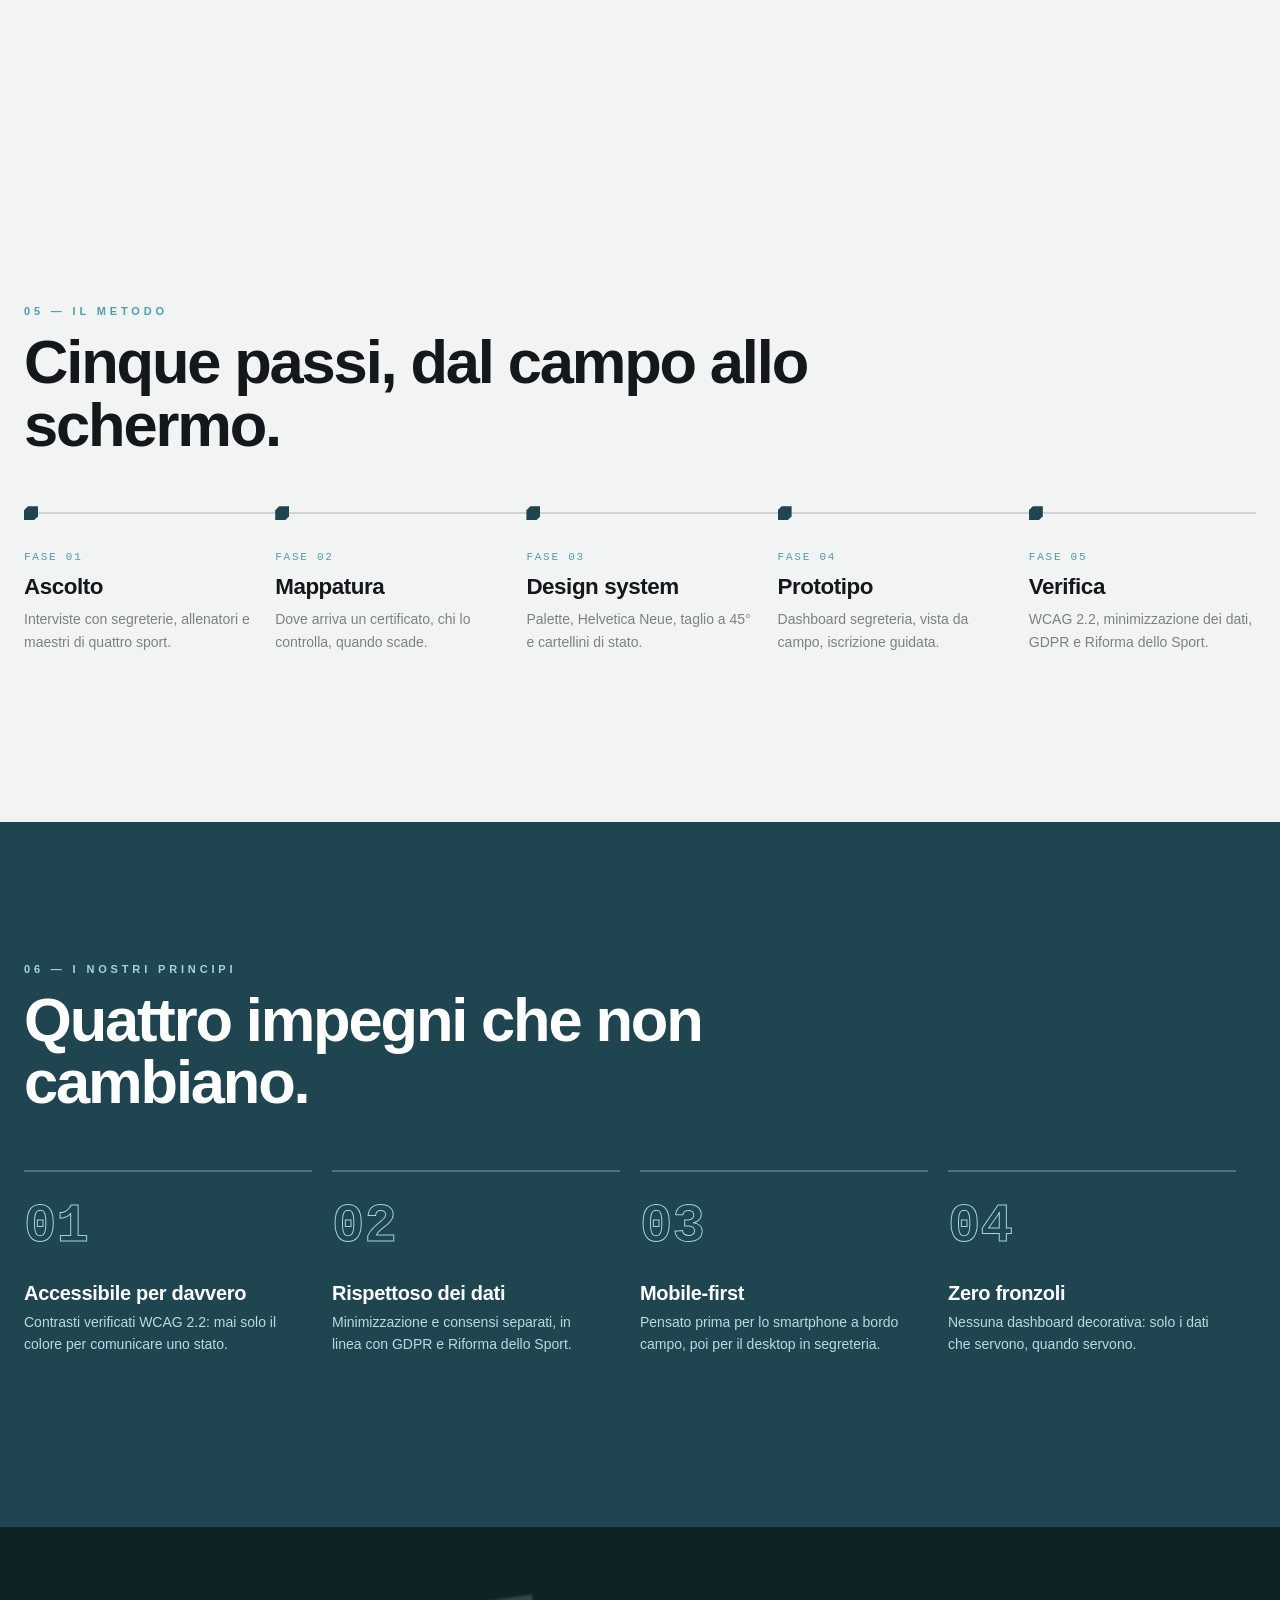
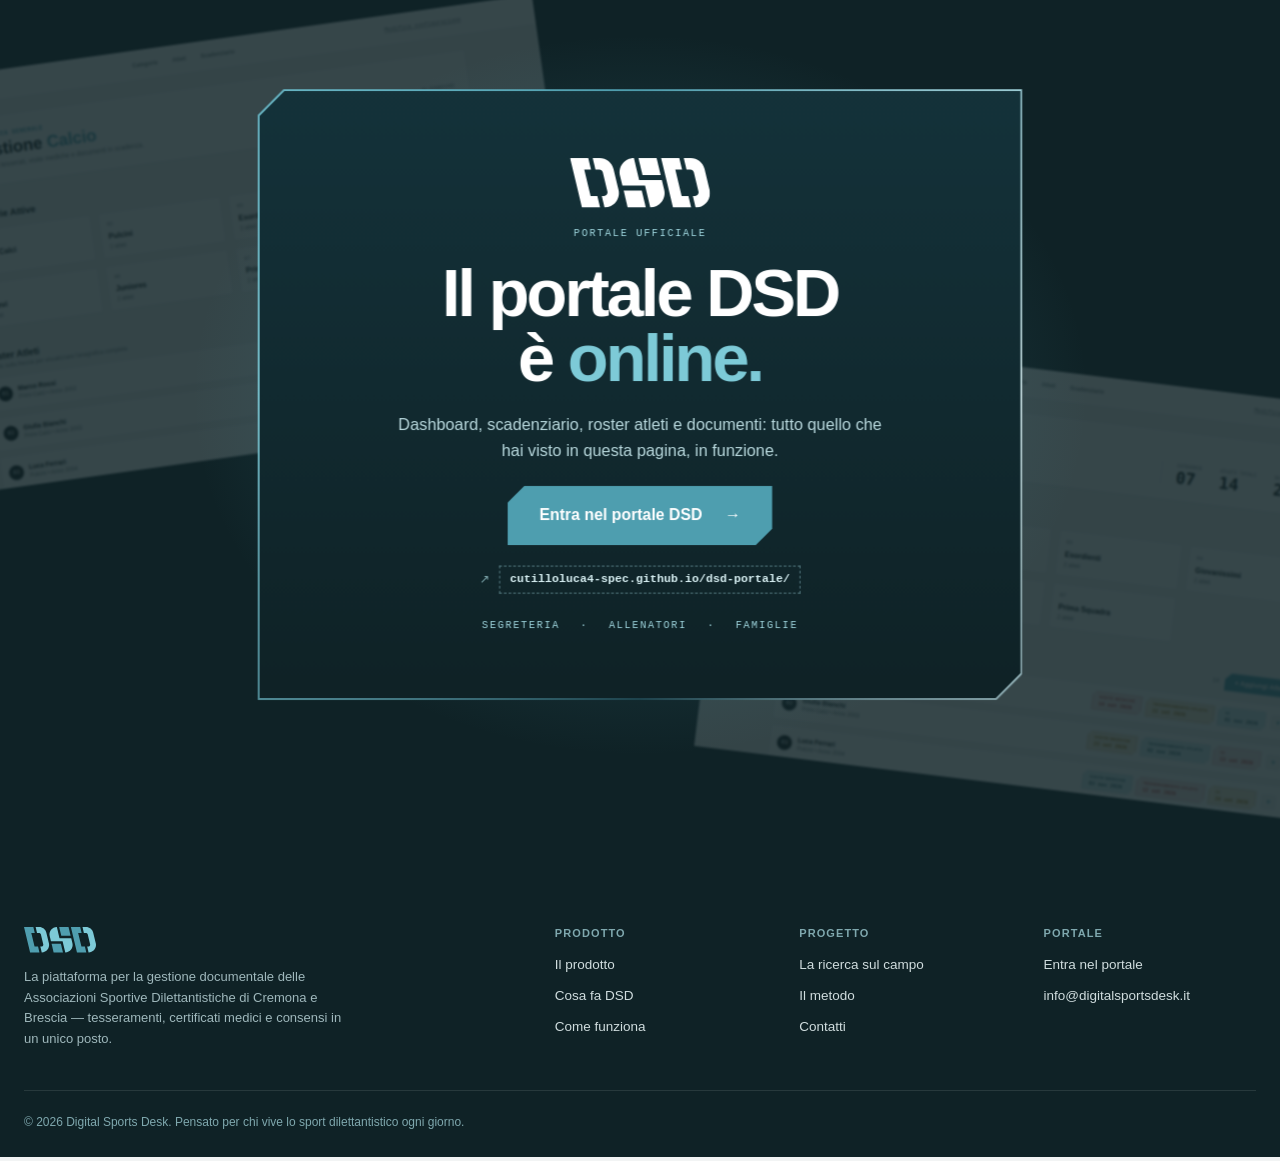
<file: chi-siamo-v3.html>
<!DOCTYPE html><html lang="it"><head><meta charset="UTF-8"><title>Chi siamo — DSD</title><script>location.replace("chi-siamo.html"+location.search+location.hash)</script><meta http-equiv="refresh" content="0;url=chi-siamo.html"></head><body></body></html>
</file>
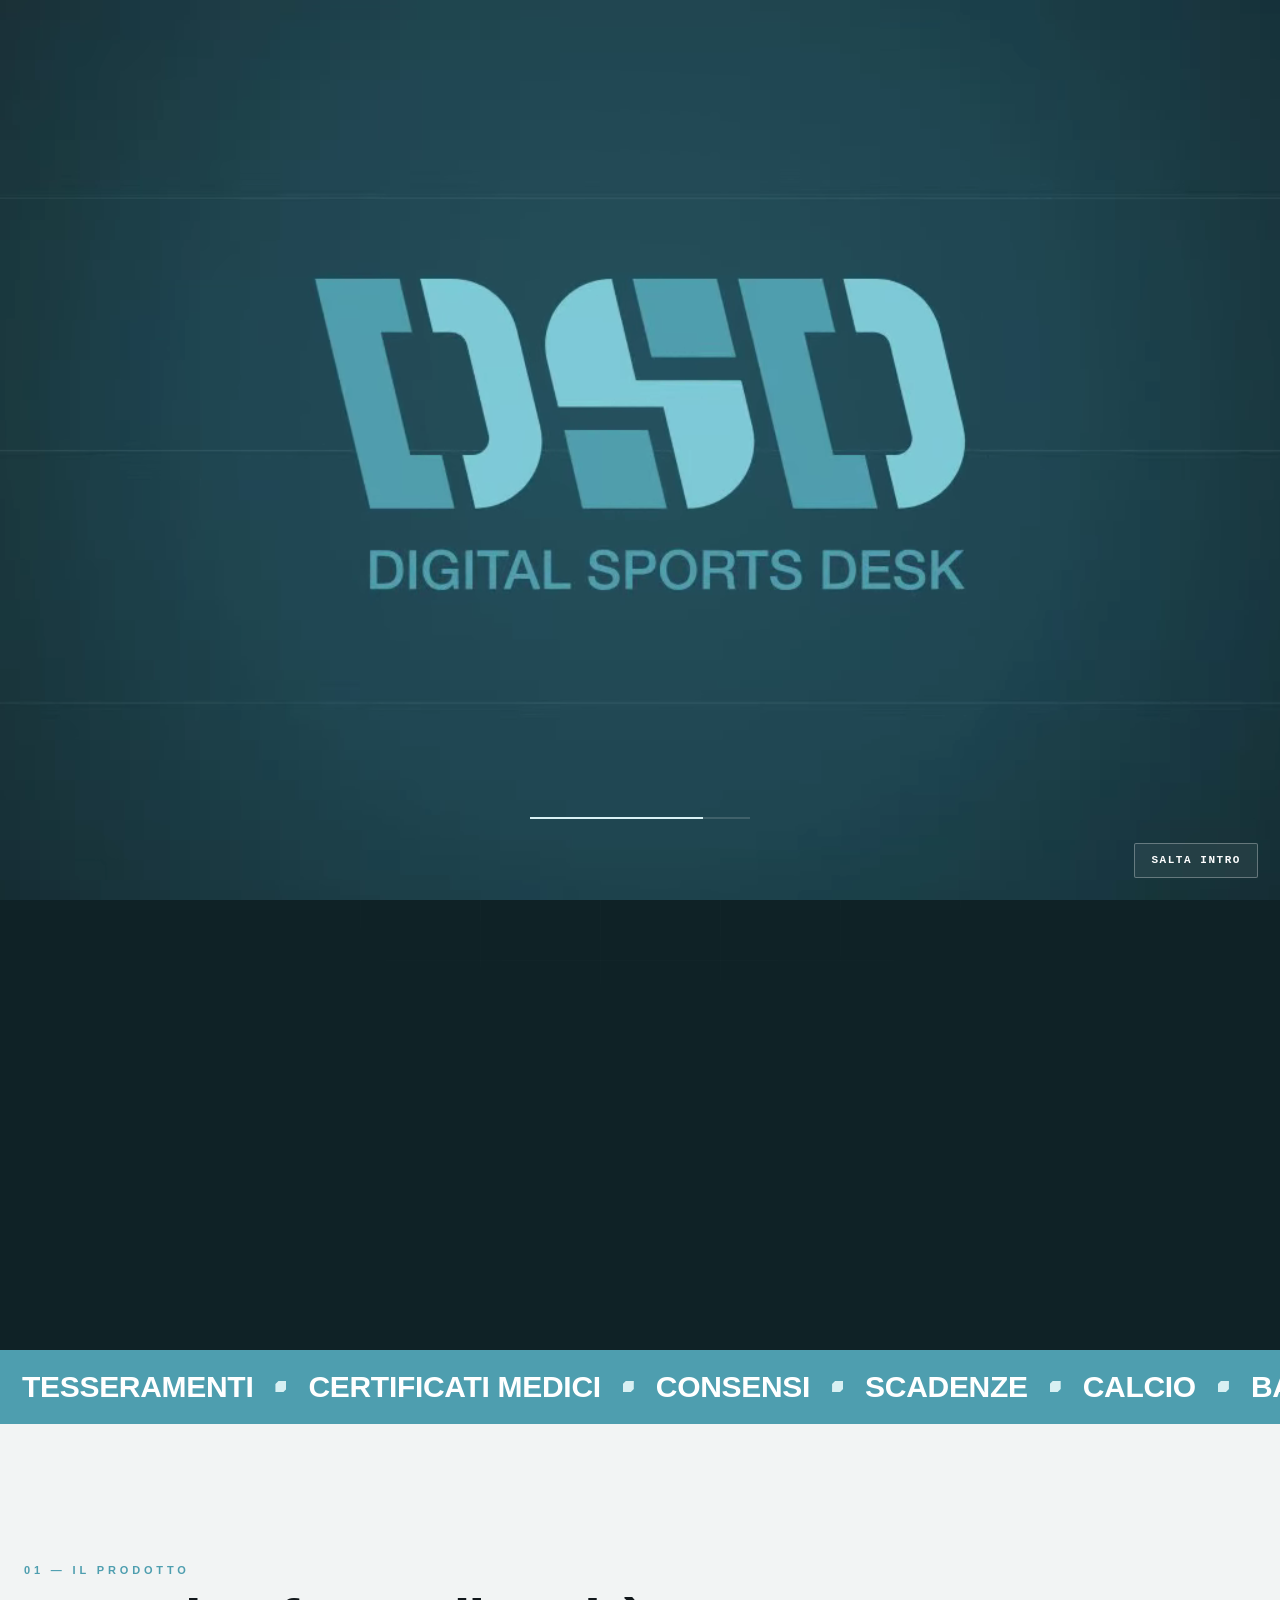
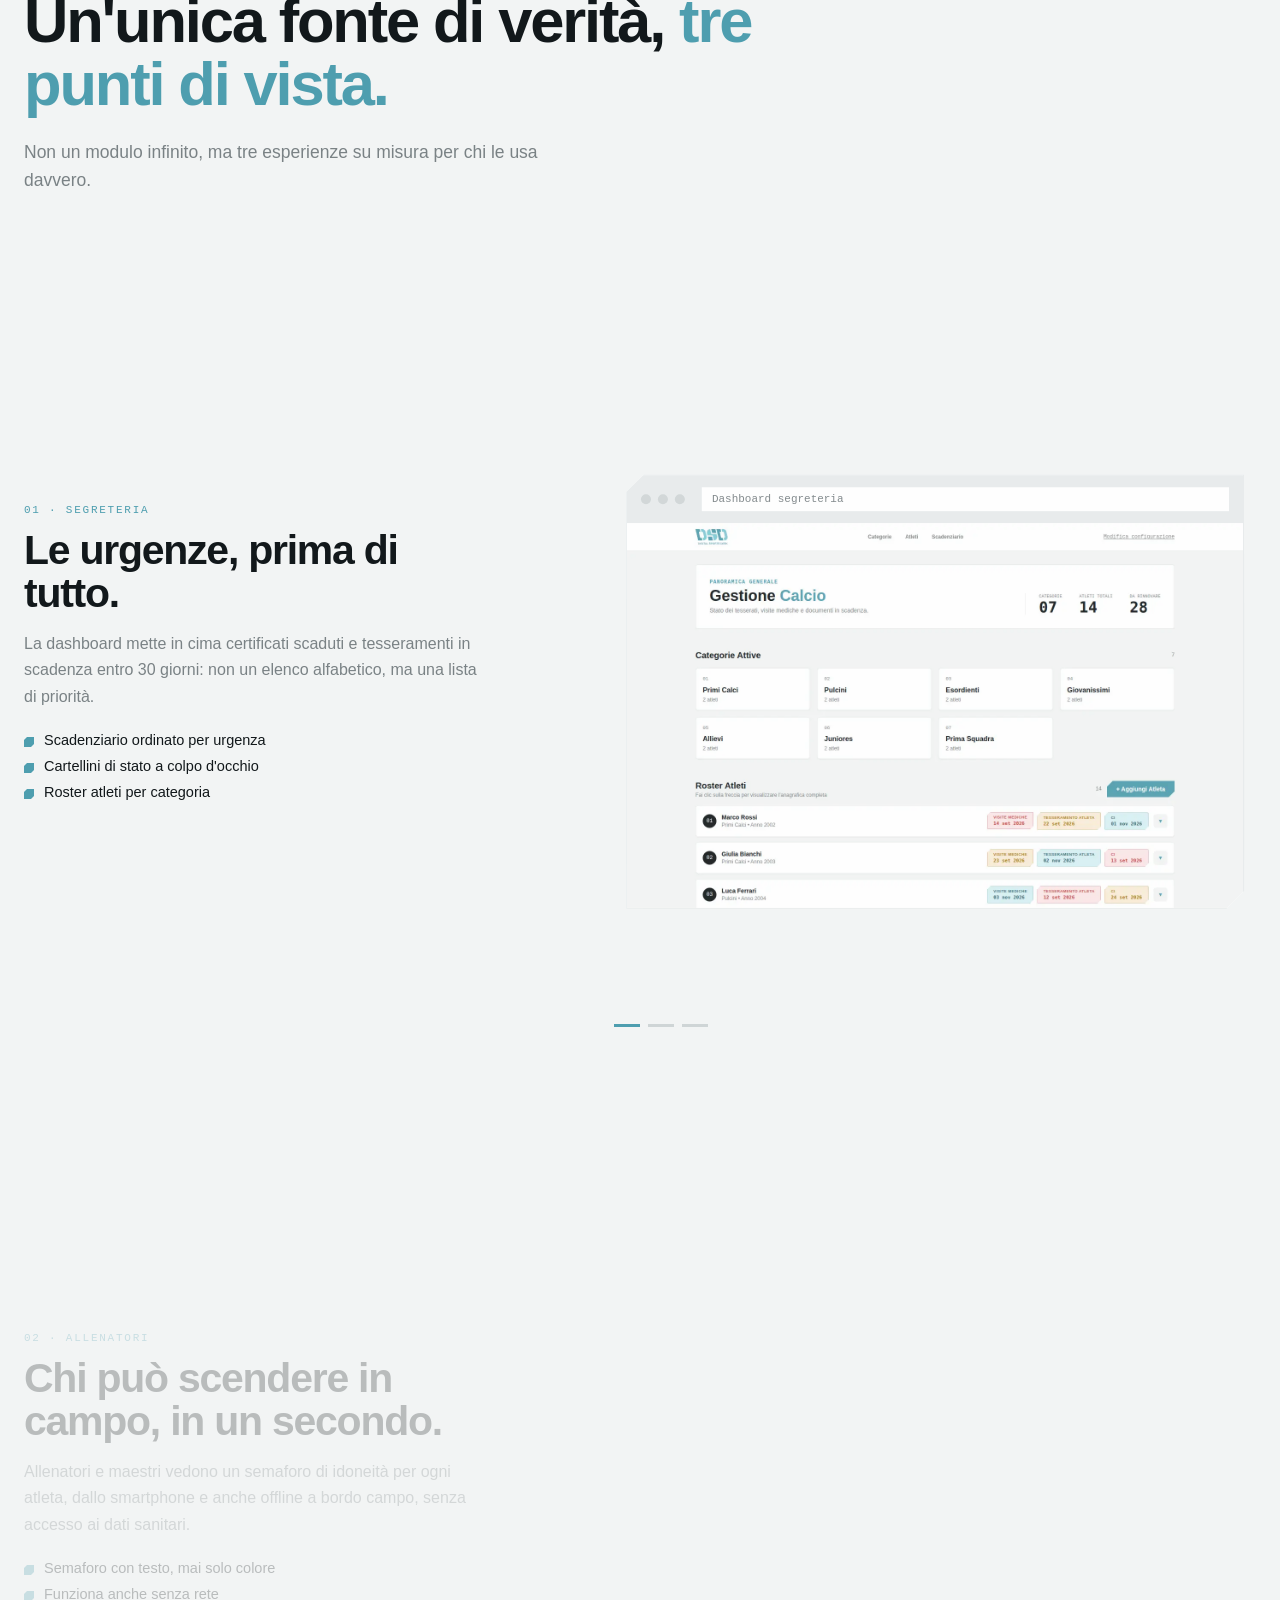
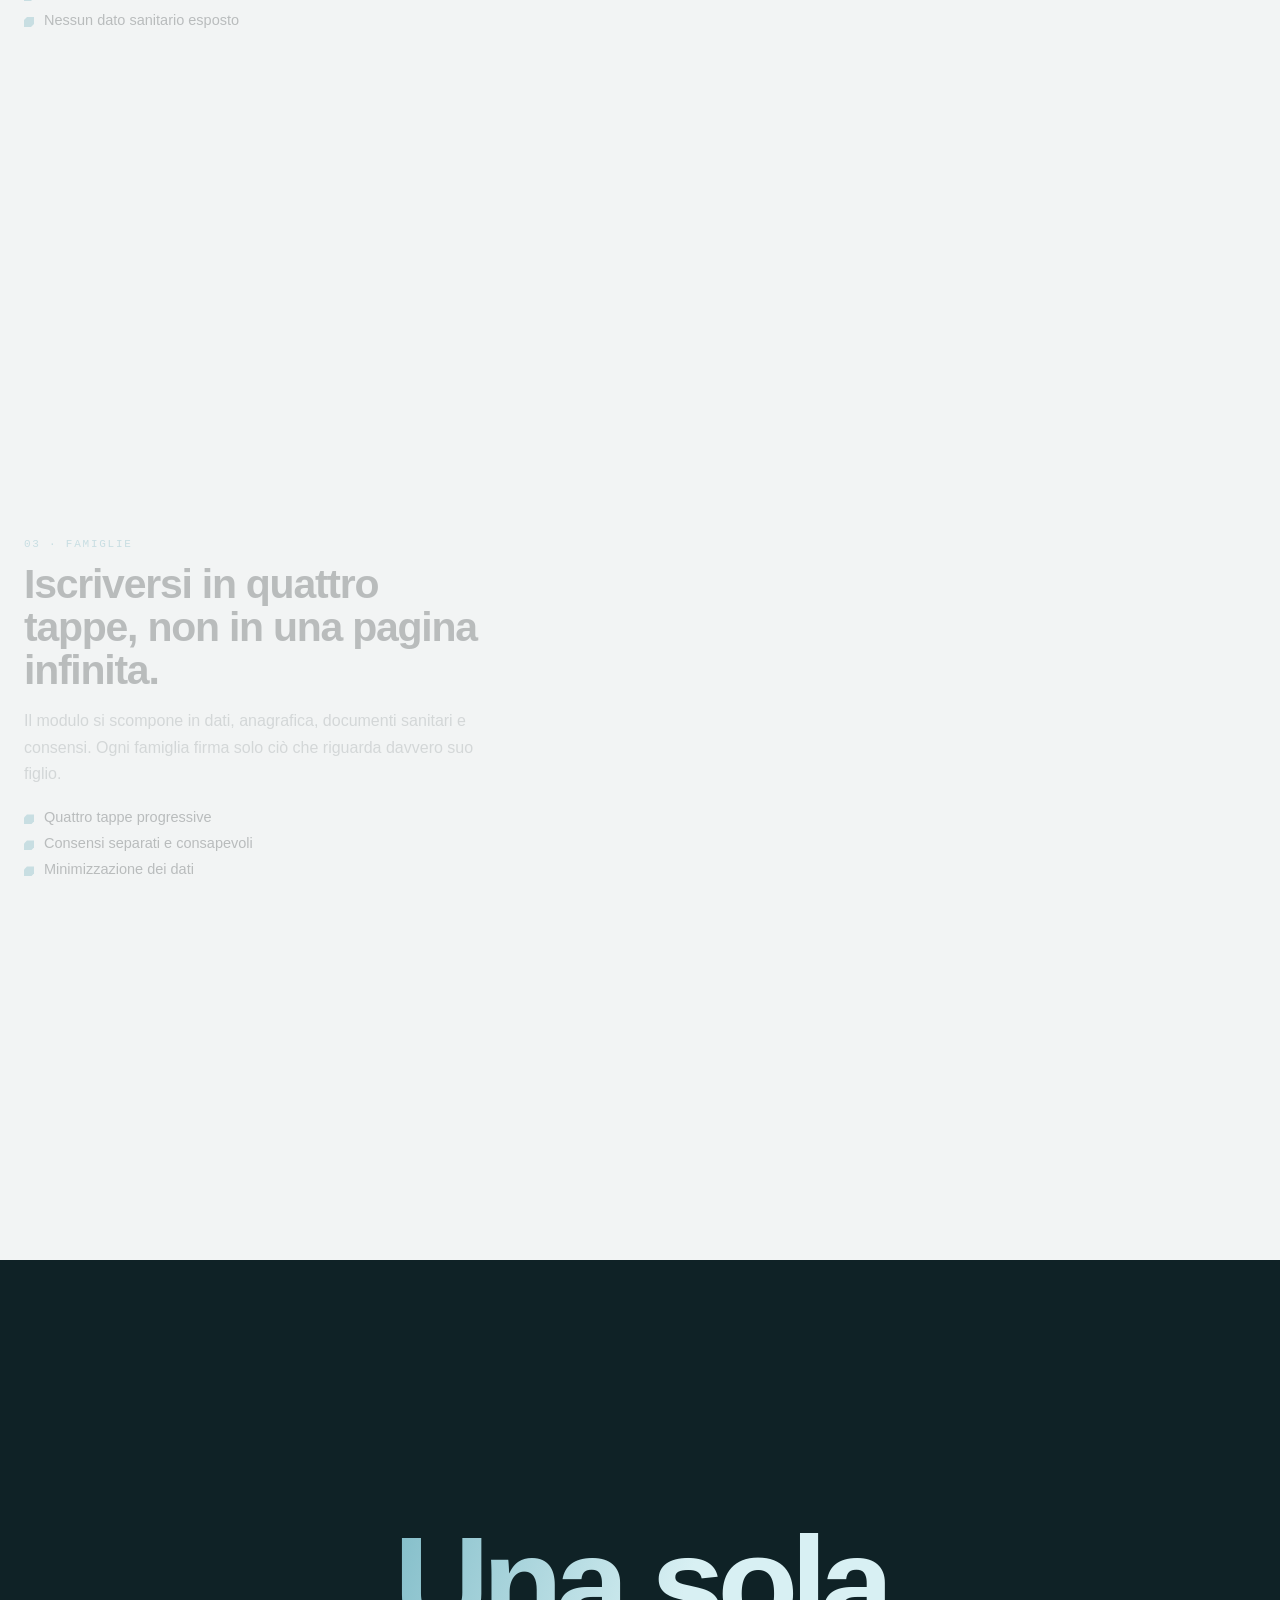
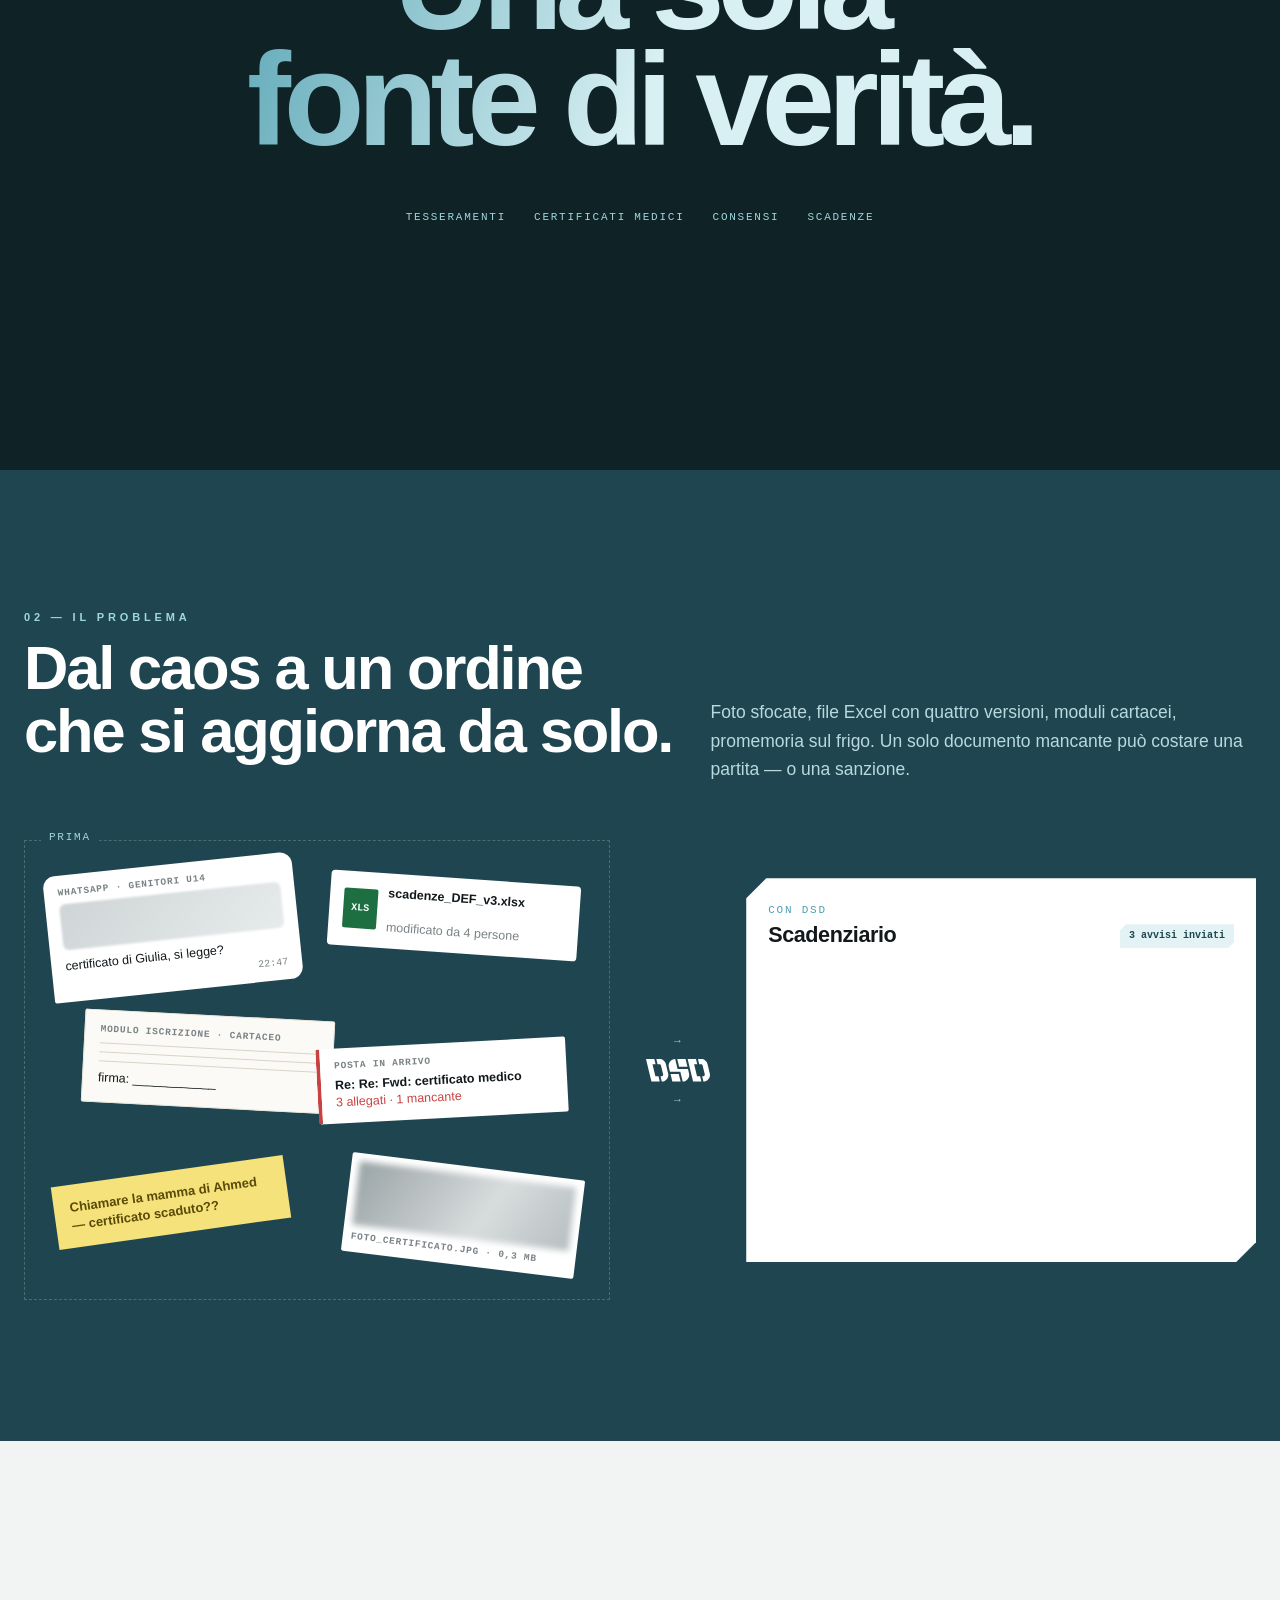
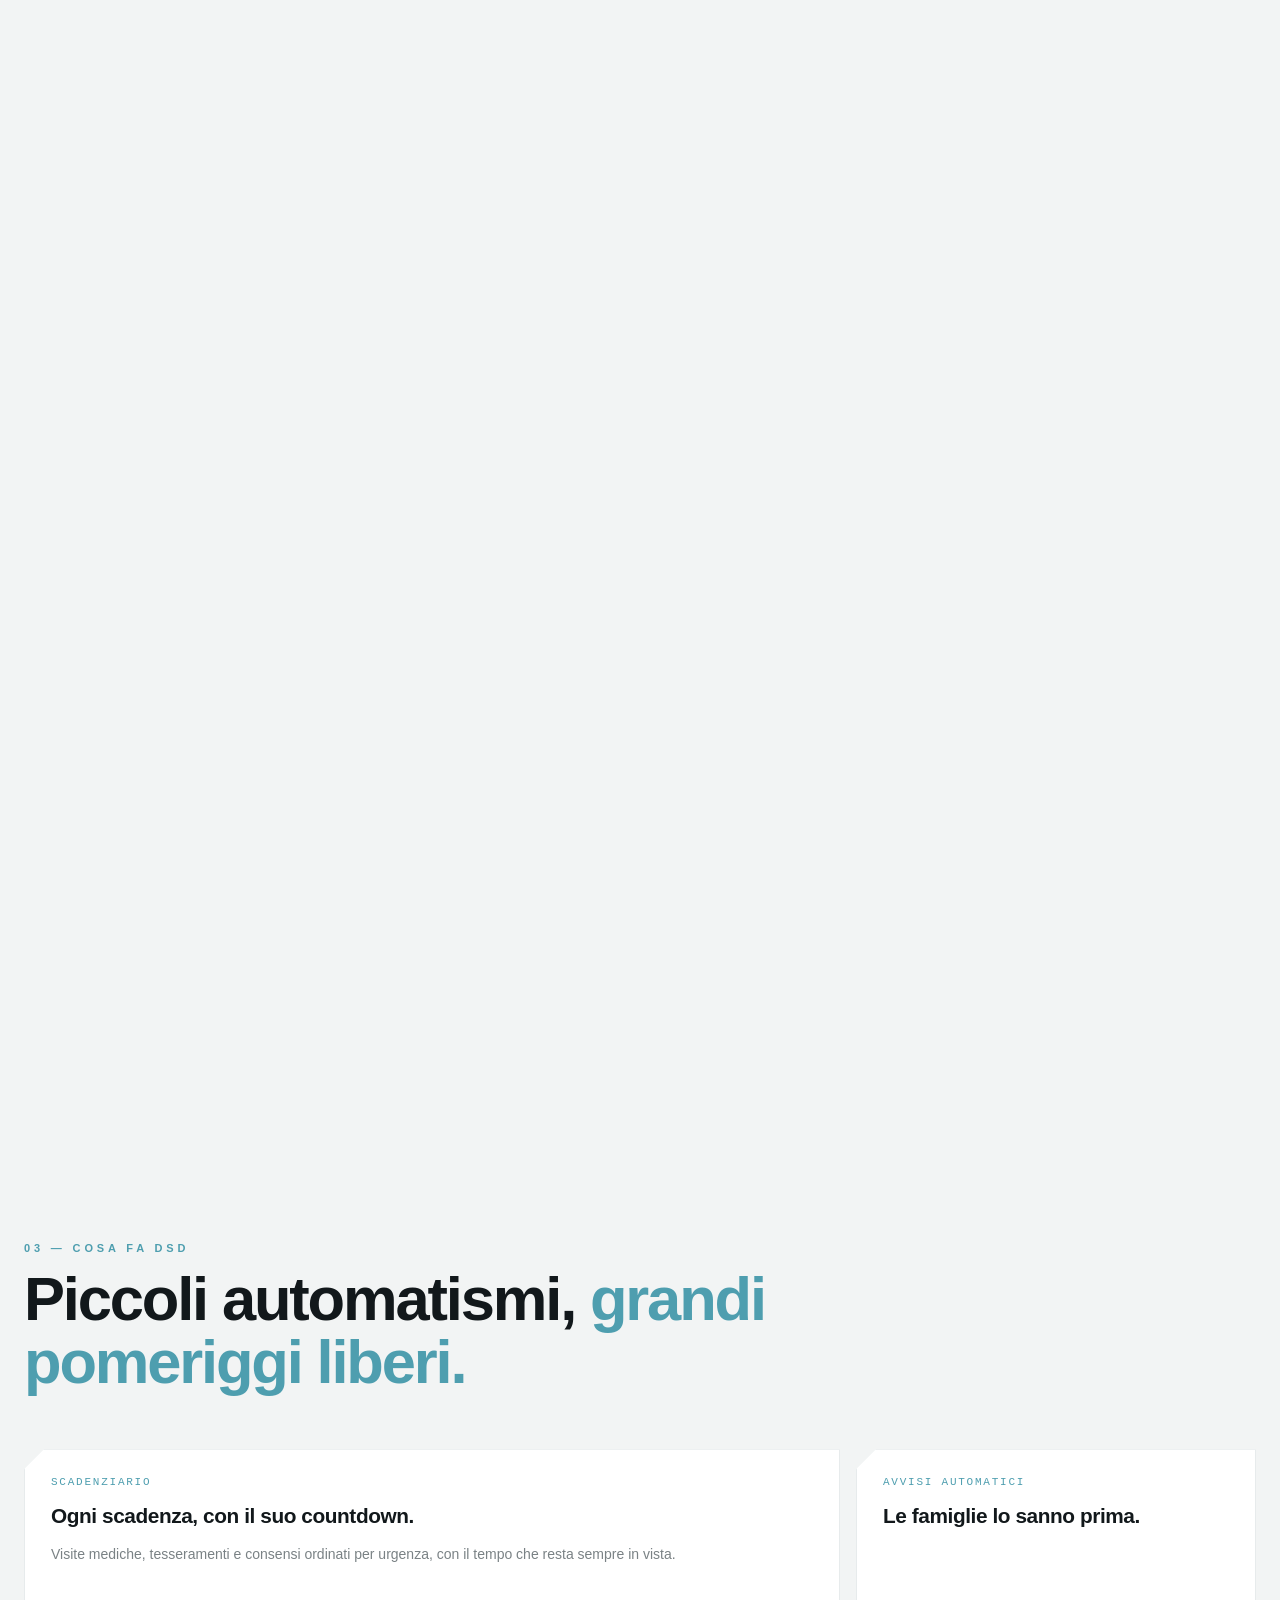
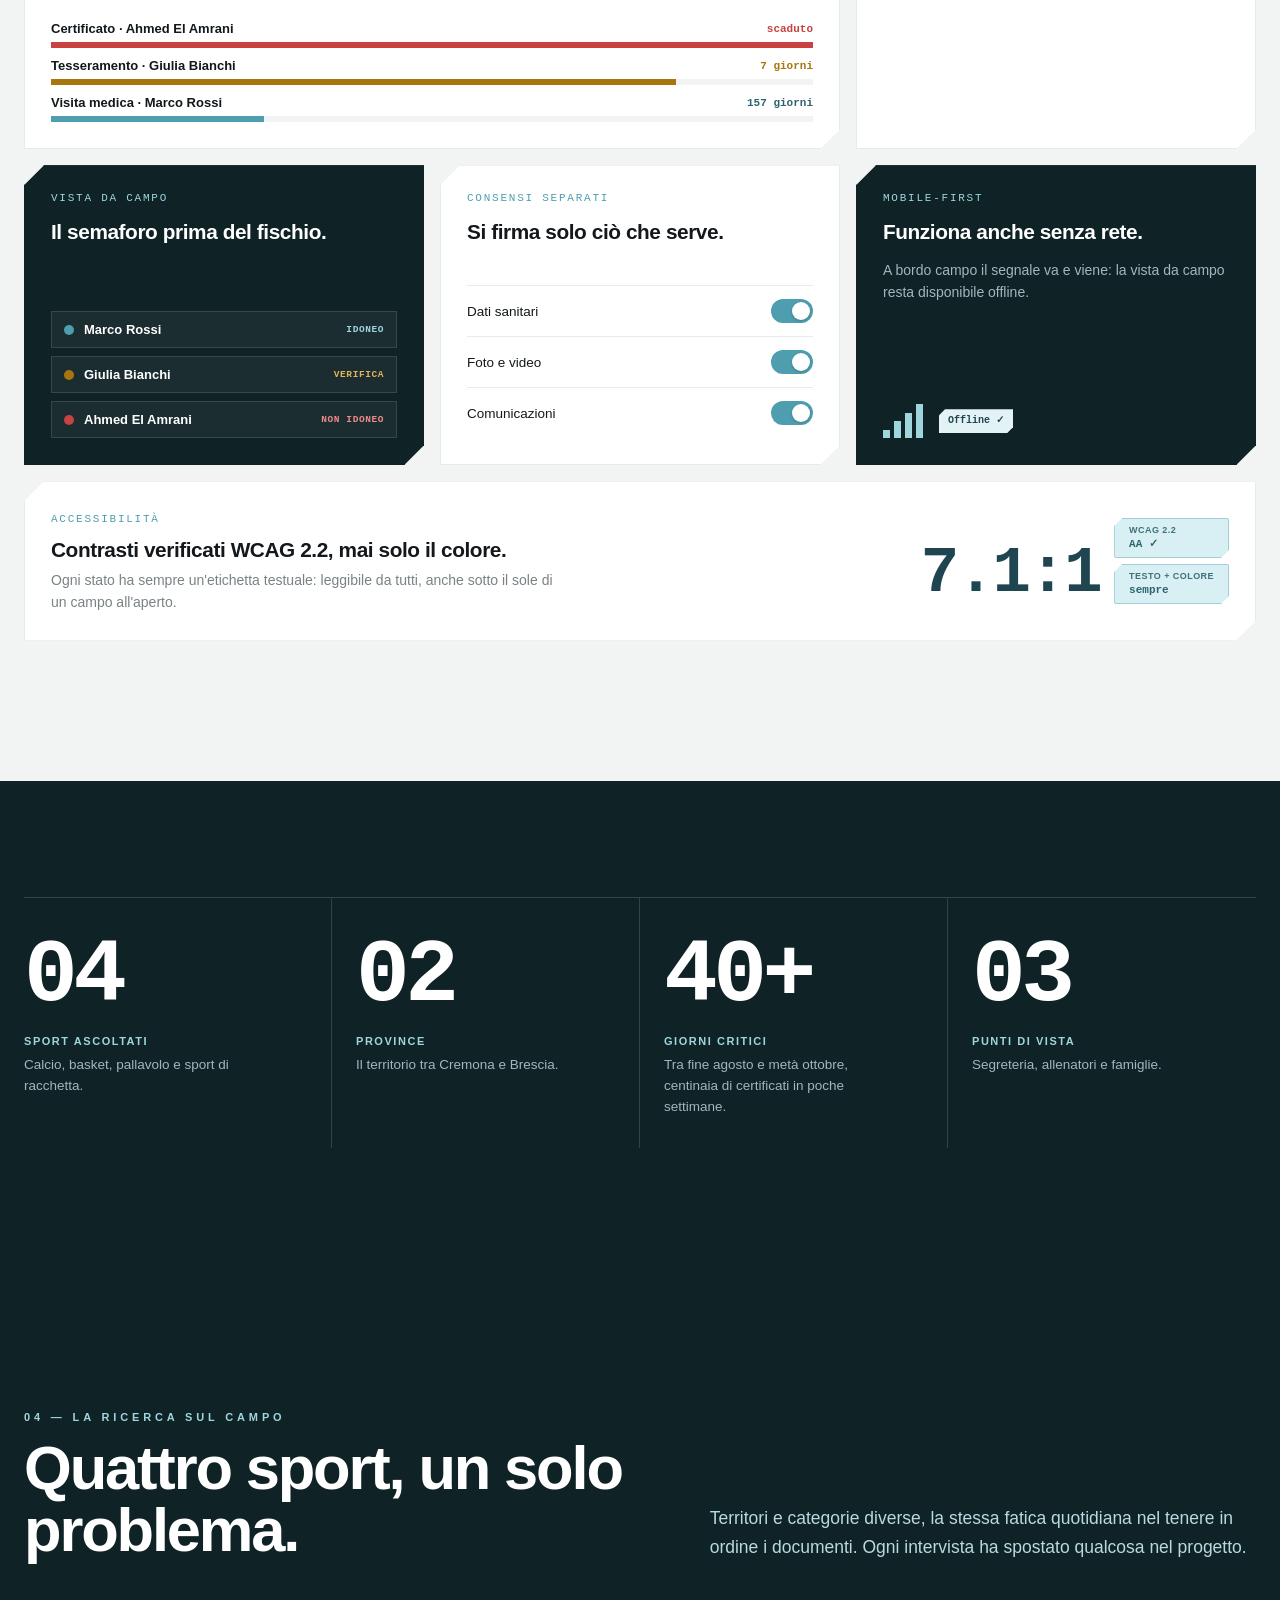
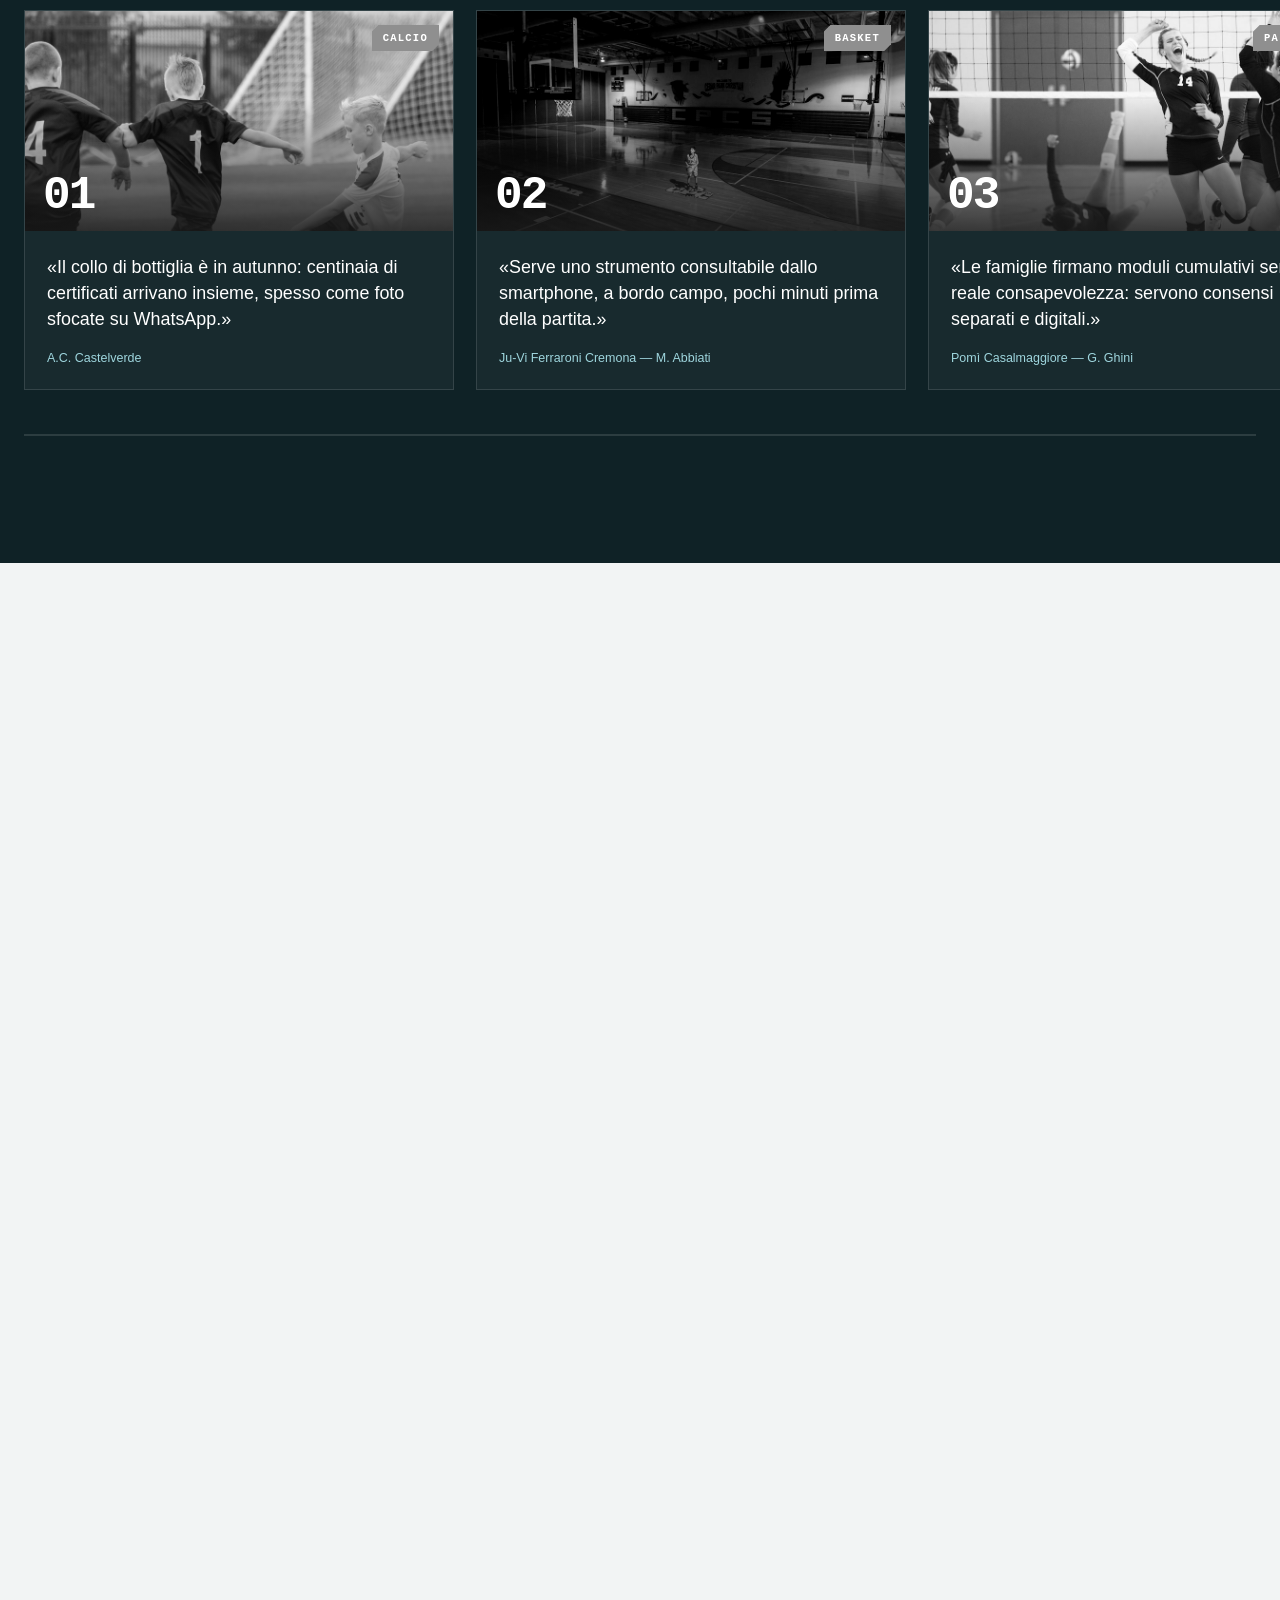
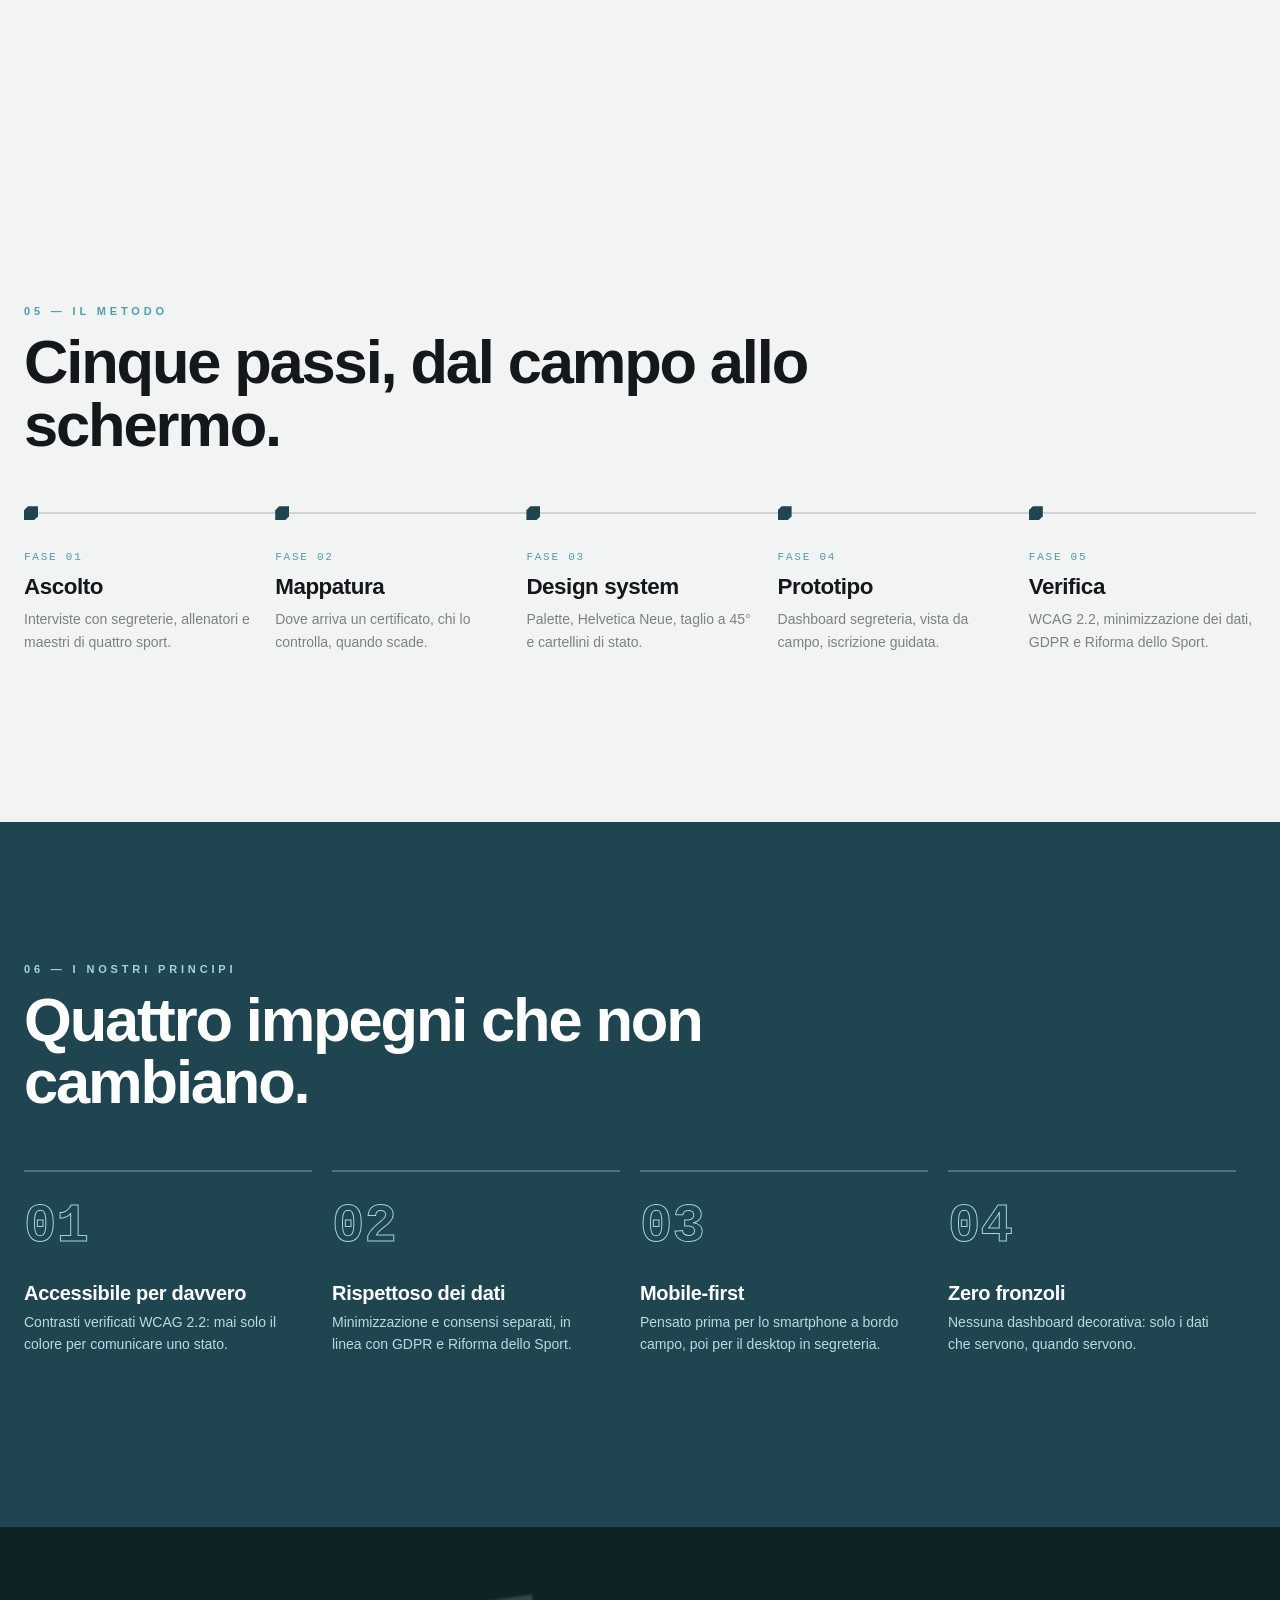
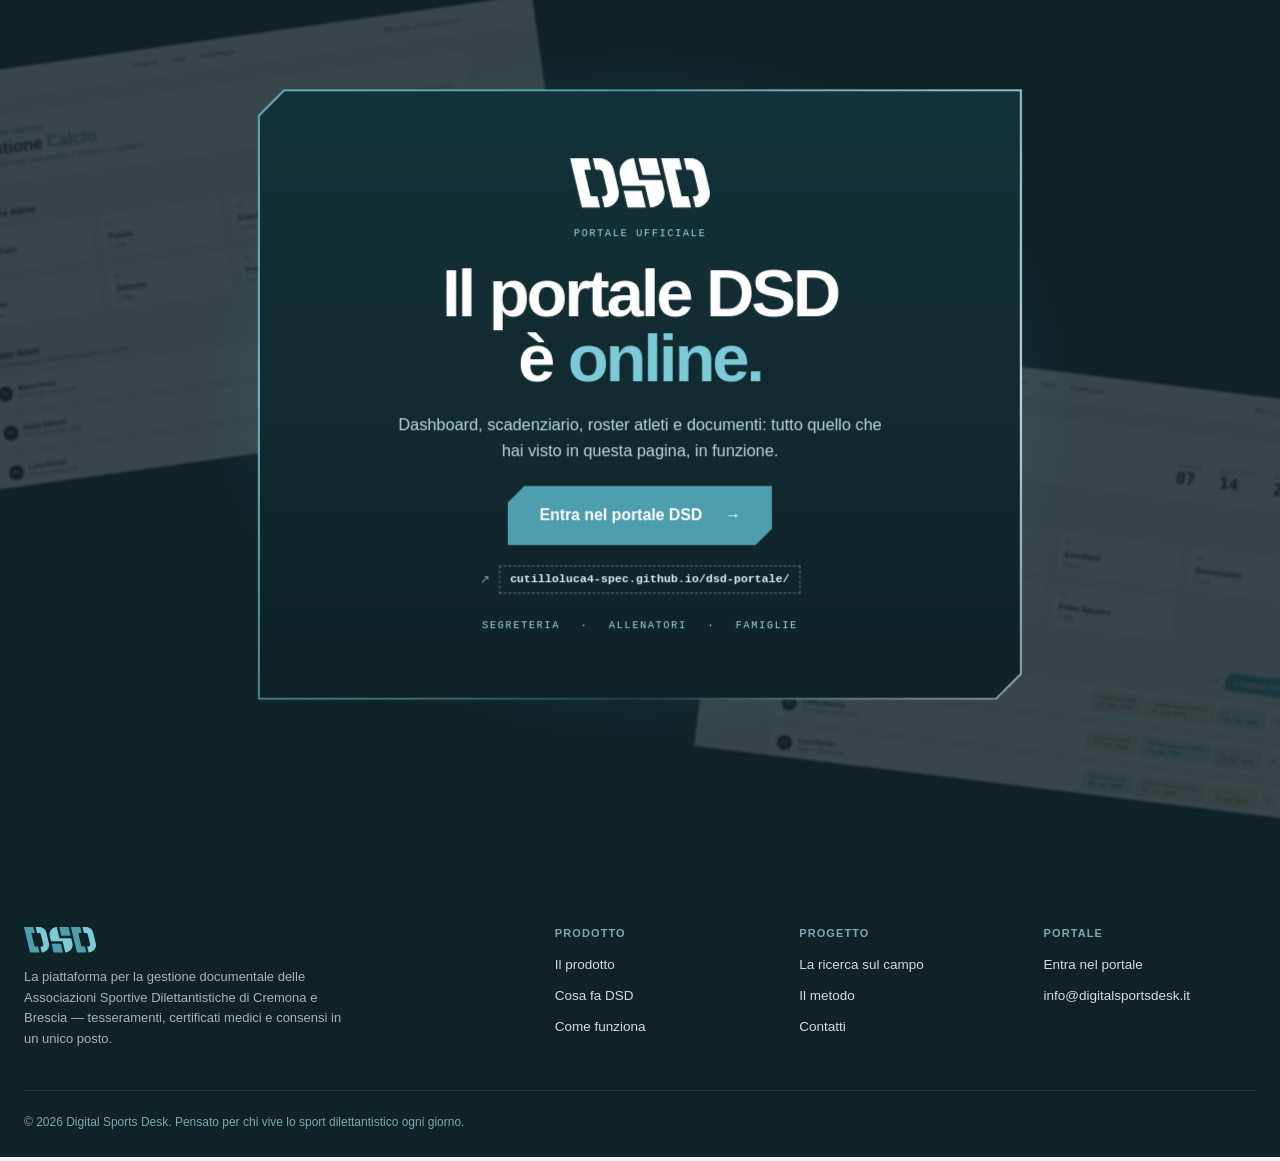
<file: chi-siamo.html>
<!DOCTYPE html>
<html lang="it">
<head>
<meta charset="UTF-8" />
<meta name="viewport" content="width=device-width, initial-scale=1.0" />
<title>Chi siamo — Digital Sports Desk</title>
<meta name="description" content="Nato dal campo, non da una lavagna: la storia, il prodotto e il design system di Digital Sports Desk." />
<!-- Modalità: ?figma = versione statica per html.to.design · ?figma=intro = solo opening · ?nointro = salta il video -->
<script>(function(){var q=location.search,c=document.documentElement.classList;var s=/[?&]figma/.test(q)||window.matchMedia('(prefers-reduced-motion: reduce)').matches;c.add(s?'is-static':'is-live');if(/[?&]figma=intro/.test(q))c.add('figma-intro');})();</script>
<link rel="stylesheet" href="css/style.css" />
<link rel="stylesheet" href="css/site.css" />
<style>
/* ==================================================================
   D.S.D. — Chi siamo (v3 · product story)
   Estende style.css (token + corner-cut) e site.css (nav/footer)
   ================================================================== */
@property --spin{syntax:'<angle>';inherits:false;initial-value:0deg}
:root{--deep:#0f2226;--deep-2:#132d33;--mono:ui-monospace,"SF Mono",SFMono-Regular,Menlo,Monaco,Consolas,monospace;--pad:max(24px,calc((100vw - 1240px)/2))}
*{box-sizing:border-box}
html,body{margin:0}
body{font-family:var(--font-main);-webkit-font-smoothing:antialiased;background:var(--color-paper);color:var(--color-ink)}
img{max-width:100%;height:auto;display:block}
a{color:inherit}
h1,h2,h3,p{margin:0}
.cut{clip-path:polygon(var(--c,14px) 0,100% 0,100% calc(100% - var(--c,14px)),calc(100% - var(--c,14px)) 100%,0 100%,0 var(--c,14px))}
.wrap{max-width:1240px;margin:0 auto;width:100%}
.sec{padding:clamp(96px,11vw,160px) 24px;position:relative}
.h2{font-size:clamp(2.1rem,4.8vw,3.9rem);font-weight:700;letter-spacing:-.035em;line-height:1.02;margin:0 0 22px;max-width:860px}
.h2 em{font-style:normal;color:var(--color-primary)}
.lead{font-size:clamp(15px,1.5vw,17.5px);line-height:1.65;color:var(--color-ink-muted);max-width:560px}
.kick{font-family:var(--mono);font-size:11px;letter-spacing:.16em;text-transform:uppercase}
.dark{background:var(--deep);color:#fff}
.dark .lead{color:#b9d9de}
.dark .h2 em{color:#7dcad7}
.center{text-align:center;margin-left:auto;margin-right:auto}
.arrow{display:inline-block;margin-left:10px;transition:transform .25s ease}
a:hover>.arrow{transform:translateX(4px)}
.btn-dsd-secondary--onDark{background:rgba(255,255,255,.06);color:#fff;border-color:rgba(255,255,255,.45)}
.btn-dsd-secondary--onDark:hover{background:rgba(255,255,255,.16)}
.btn-lg{font-size:15px!important;padding:15px 26px!important;text-decoration:none}
.btn-dsd-secondary.btn-lg{padding:13px 24px!important}
.mono-svg{display:block;height:auto}

/* Barra di avanzamento + indice di sezione */
.progress{position:fixed;top:0;left:0;height:3px;width:100%;background:var(--color-primary);transform-origin:0 50%;transform:scaleX(0);z-index:60}
.index{position:fixed;right:22px;top:50%;transform:translateY(-50%);z-index:45;display:none;flex-direction:column;gap:12px;mix-blend-mode:difference}
.index a{display:flex;align-items:center;justify-content:flex-end;gap:10px;text-decoration:none;color:#fff;font:600 10px/1 var(--mono);letter-spacing:.14em;text-transform:uppercase}
.index a span{opacity:0;transform:translateX(6px);transition:all .25s ease}
.index a i{display:block;width:8px;height:8px;border:1px solid #fff;transition:all .25s ease;clip-path:polygon(2px 0,100% 0,100% calc(100% - 2px),calc(100% - 2px) 100%,0 100%,0 2px)}
.index a:hover span,.index a.on span{opacity:1;transform:none}
.index a.on i{background:#fff;width:22px}
@media (min-width:1100px){html.is-live .index{display:flex}}
html.is-static .progress{display:none}

/* ------------------------------------------------------------------ */
/* INTRO                                                               */
/* ------------------------------------------------------------------ */
.intro{position:fixed;inset:0;z-index:100;background:#163a42;overflow:hidden}
.intro video,.intro img{position:absolute;inset:0;width:100%;height:100%;object-fit:cover}
.intro img{display:none}
.intro__bar{position:absolute;left:50%;bottom:9%;transform:translateX(-50%);width:min(46vw,220px);height:2px;background:rgba(255,255,255,.15);overflow:hidden}
.intro__bar i{display:block;height:100%;width:0;background:var(--color-primary-light)}
.intro__skip{position:absolute;right:22px;bottom:22px;background:rgba(255,255,255,.06);border:1px solid rgba(255,255,255,.3);color:#fff;font:600 11px/1 var(--mono);letter-spacing:.14em;text-transform:uppercase;padding:11px 16px;cursor:pointer}
.wipe{position:fixed;inset:0;z-index:99;background:var(--color-primary)}
html.is-static .intro,html.is-static .wipe{display:none}
html.figma-intro .intro{display:block;position:relative;height:100vh}
html.figma-intro .intro video,html.figma-intro .intro__bar,html.figma-intro .intro__skip{display:none}
html.figma-intro .intro img{display:block}
html.figma-intro body>*:not(.intro){display:none!important}

/* ------------------------------------------------------------------ */
/* 01 · HERO — product reveal                                          */
/* ------------------------------------------------------------------ */
.hx{position:relative;overflow:hidden;background:var(--deep);color:#fff;padding:150px 24px 0;text-align:center}
.hx__spot{position:absolute;inset:0;background:radial-gradient(600px circle at var(--mx,50%) var(--my,28%),rgba(78,158,175,.28),transparent 60%);pointer-events:none;transition:background .1s}
.hx__lines{position:absolute;inset:0;background-image:linear-gradient(rgba(255,255,255,.05) 1px,transparent 1px),linear-gradient(90deg,rgba(255,255,255,.035) 1px,transparent 1px);background-size:100% 120px,120px 100%;mask-image:radial-gradient(ellipse 70% 60% at 50% 30%,#000 30%,transparent 80%);-webkit-mask-image:radial-gradient(ellipse 70% 60% at 50% 30%,#000 30%,transparent 80%);pointer-events:none}
.hx__mono{position:absolute;left:50%;top:120px;width:min(96vw,1400px);transform:translateX(-50%);opacity:.1;pointer-events:none}
.hx__mono path,.hx__mono polygon{fill:none;stroke:#7dcad7;stroke-width:.35}
.hx__in{position:relative;z-index:2;max-width:980px;margin:0 auto}
.hx .eyebrow{display:inline-flex;align-items:center;gap:12px;justify-content:center}
.hx .eyebrow::before,.hx .eyebrow::after{content:"";width:24px;height:1px;background:#9fd6de}
.hx__title{font-size:clamp(2.8rem,8vw,7rem);line-height:.94;letter-spacing:-.045em;font-weight:700;margin:6px 0 26px}
.hx__title .ln{display:block;overflow:hidden;padding-bottom:.08em;margin-bottom:-.08em}
.hx__title .ln>span{display:block}
.hx__title em{font-style:normal;color:#7dcad7}
.hx__rot{font-size:clamp(18px,2.2vw,26px);font-weight:500;color:rgba(255,255,255,.85);margin-bottom:34px;display:flex;justify-content:center;align-items:baseline;gap:0;flex-wrap:wrap}
.rot{display:inline-block;height:1.25em;overflow:hidden;vertical-align:bottom;position:relative;text-align:left}
.rot__list{display:flex;flex-direction:column}
.rot__list b{display:block;height:1.25em;line-height:1.25em;color:#9fd6de;font-weight:700;white-space:nowrap}
.hx__cta{display:flex;flex-wrap:wrap;gap:14px;justify-content:center}
.hx__stage{position:relative;z-index:2;max-width:1120px;margin:80px auto 0;perspective:1800px}
.hx__frame{--c:22px;position:relative;background:#fff;transform-origin:50% 0;box-shadow:0 -1px 0 rgba(255,255,255,.2)}
html.is-live .hx__frame{transform:rotateX(34deg) scale(.86)}
.hx__frame::before{content:"";position:absolute;inset:0;background:linear-gradient(180deg,rgba(255,255,255,0) 70%,rgba(15,34,38,.5));z-index:2;pointer-events:none}
.bar{display:flex;align-items:center;gap:7px;padding:12px 14px;background:#e7ebec}
.bar i{width:10px;height:10px;border-radius:50%;background:#cfd5d6}
.bar span{flex:1;margin-left:10px;background:#fff;color:var(--color-ink-muted);font:500 11px var(--mono);padding:6px 10px;text-align:left;white-space:nowrap;overflow:hidden;text-overflow:ellipsis}
.hx__glow{position:absolute;left:10%;right:10%;top:20%;height:60%;background:radial-gradient(ellipse at center,rgba(78,158,175,.55),transparent 70%);filter:blur(40px);z-index:-1}
.fl{position:absolute;z-index:3;filter:drop-shadow(0 24px 30px rgba(0,0,0,.45));text-align:left}
.fl--a{left:-4%;top:14%}
.fl--b{right:-3%;top:6%}
.fl--c{right:-5%;top:52%}
.fl--d{left:-6%;top:60%}
.chip{--c:12px;background:#fff;color:var(--color-ink);padding:14px 16px;display:flex;align-items:center;gap:12px}
.chip b{display:block;font-size:13.5px}
.chip small{display:block;font-size:11.5px;color:var(--color-ink-muted);margin-top:2px}
.chip--score{background:var(--color-primary);color:#fff;flex-direction:column;align-items:flex-start;gap:4px}
.chip--score span{font:700 9.5px/1 var(--mono);letter-spacing:.14em;text-transform:uppercase;opacity:.85}
.chip--score strong{font:800 34px/1 var(--mono)}
.ico{--c:6px;width:34px;height:34px;display:flex;align-items:center;justify-content:center;background:var(--color-primary-light);color:var(--color-primary-dark);font:800 13px/1 var(--mono);flex-shrink:0}
.ico--warn{background:var(--color-warning-bg);color:var(--color-warning-text)}
.av{width:36px;height:36px;border-radius:50%;background:var(--color-primary-light);color:var(--color-primary-dark);font:800 11px/36px var(--mono);text-align:center;flex-shrink:0}
@media (max-width:899px){.fl{display:none}.hx__stage{margin-top:56px}}

/* Marquee */
.mq{background:var(--color-primary);color:#fff;overflow:hidden;white-space:nowrap;padding:20px 0;position:relative;z-index:3}
.mq__t{display:inline-flex;align-items:center;animation:mq 38s linear infinite}
.mq__t span{font-size:clamp(18px,2.4vw,30px);font-weight:700;padding:0 22px;text-transform:uppercase;letter-spacing:-.01em}
.mq__t i{--c:3px;width:11px;height:11px;background:var(--color-primary-light);display:inline-block}
@keyframes mq{to{transform:translateX(-50%)}}
html.is-static .mq__t{animation:none}

/* ------------------------------------------------------------------ */
/* 02 · PRODOTTO — storytelling sticky                                 */
/* ------------------------------------------------------------------ */
.st__head{margin-bottom:40px}
.st__grid{display:grid;grid-template-columns:1fr;gap:0}
.st-step{display:grid;grid-template-columns:1fr;gap:32px;padding:40px 0;align-items:center}
.st-step__txt{max-width:460px}
.st-step .kick{color:var(--color-primary)}
.st-step h3{font-size:clamp(1.7rem,3.2vw,2.6rem);letter-spacing:-.03em;line-height:1.05;margin:12px 0 16px}
.st-step p{font-size:16px;line-height:1.65;color:var(--color-ink-muted)}
.st-step ul{list-style:none;padding:0;margin:22px 0 0;display:flex;flex-direction:column;gap:10px}
.st-step li{font-size:14.5px;font-weight:500;display:flex;gap:10px;align-items:flex-start}
.st-step li::before{content:"";--c:3px;width:10px;height:10px;margin-top:5px;background:var(--color-primary);flex-shrink:0;clip-path:polygon(3px 0,100% 0,100% 7px,7px 100%,0 100%,0 3px)}
.st__stage{display:none}
.st-vis{display:flex;justify-content:center;align-items:center}
@media (min-width:900px){
  .st-step{grid-template-columns:1fr 1.1fr;gap:64px}
  html.is-live .st__grid{grid-template-columns:.9fr 1.1fr;gap:64px}
  html.is-live .st-step{grid-template-columns:1fr;min-height:92vh;padding:0}
  html.is-live .st-step .st-vis{display:none}
  html.is-live .st-step__txt{opacity:.25;transition:opacity .5s ease}
  html.is-live .st-step.on .st-step__txt{opacity:1}
  html.is-live .st__stage{display:block;position:sticky;top:0;height:100vh}
  .st__stage .st-vis{position:absolute;inset:0;opacity:0;pointer-events:none}
  .st__stage .st-vis.on{pointer-events:auto}
}
.st__dots{position:absolute;left:0;bottom:12vh;display:flex;gap:8px}
.st__dots i{width:26px;height:3px;background:var(--color-line-dark);position:relative;overflow:hidden}
.st__dots i b{position:absolute;inset:0;background:var(--color-primary);transform:scaleX(0);transform-origin:0 50%;transition:transform .5s ease}
.st__dots i.on b{transform:scaleX(1)}
/* Visual 1 — browser */
.browser{--c:18px;background:#fff;width:100%;max-width:620px;box-shadow:0 40px 80px -36px rgba(18,24,27,.35);border:1px solid var(--color-line)}
/* Visual 2 — telefono vista da campo */
.phone{width:290px;height:580px;background:#12181b;border-radius:44px;padding:13px;position:relative;box-shadow:0 50px 80px -30px rgba(18,24,27,.45)}
.phone__n{position:absolute;top:13px;left:50%;transform:translateX(-50%);width:96px;height:24px;background:#12181b;border-radius:0 0 16px 16px;z-index:2}
.phone__s{background:var(--color-paper);border-radius:32px;height:100%;padding:44px 16px 16px;display:flex;flex-direction:column;gap:10px;overflow:hidden}
.phone__top{display:flex;justify-content:space-between;align-items:center}
.phone__top .kick{color:var(--color-primary);font-size:10px}
.pill{--c:6px;background:var(--color-primary-tint);color:var(--color-primary-dark);font:700 10px/1 var(--mono);padding:7px 9px;white-space:nowrap}
.phone h4{margin:2px 0 6px;font-size:19px;letter-spacing:-.02em}
.ath{display:flex;align-items:center;gap:10px;background:#fff;border:1px solid var(--color-line);padding:10px 12px}
.ath b{flex:1;font-size:13px;font-weight:600}
.ath small{font:700 9.5px/1 var(--mono);letter-spacing:.06em;text-transform:uppercase}
.dot{width:10px;height:10px;border-radius:50%;flex-shrink:0;position:relative}
.dot--ok{background:var(--color-primary)}.dot--warn{background:var(--color-warning-text)}.dot--ko{background:var(--color-danger)}
.ok-t{color:var(--color-valid-text)}.warn-t{color:var(--color-warning-text)}.ko-t{color:var(--color-danger)}
html.is-live .dot::after{content:"";position:absolute;inset:-4px;border-radius:50%;border:2px solid currentColor;opacity:0;animation:ping 2.2s ease-out infinite}
.dot--ok{color:var(--color-primary)}.dot--warn{color:var(--color-warning-text)}.dot--ko{color:var(--color-danger)}
@keyframes ping{0%{transform:scale(.6);opacity:.8}100%{transform:scale(1.8);opacity:0}}
/* Visual 3 — iscrizione guidata */
.form{--c:20px;background:#fff;width:100%;max-width:520px;padding:28px 26px;box-shadow:0 40px 80px -36px rgba(18,24,27,.35);border:1px solid var(--color-line)}
.stepper{display:grid;grid-template-columns:repeat(4,1fr);gap:8px;margin-bottom:24px}
.stepper div{display:flex;flex-direction:column;gap:8px;font-size:11px;font-weight:600;color:var(--color-ink-muted)}
.stepper i{height:4px;background:var(--color-line);position:relative;overflow:hidden}
.stepper i b{position:absolute;inset:0;background:var(--color-primary);transform-origin:0 50%}
.stepper .done{color:var(--color-ink)}
.stepper .now{color:var(--color-primary-dark)}
.form h4{font-size:20px;letter-spacing:-.02em;margin:0 0 6px}
.form .lead{font-size:13.5px;margin-bottom:18px}
.tg{display:flex;align-items:center;justify-content:space-between;gap:14px;padding:13px 0;border-top:1px solid var(--color-line);font-size:13.5px;font-weight:500}
.tg small{display:block;font-size:11.5px;color:var(--color-ink-muted);font-weight:400;margin-top:2px}
.sw{width:42px;height:24px;border-radius:12px;background:var(--color-line-dark);position:relative;flex-shrink:0;transition:background .3s}
.sw::after{content:"";position:absolute;top:3px;left:3px;width:18px;height:18px;border-radius:50%;background:#fff;transition:transform .3s;box-shadow:0 1px 3px rgba(0,0,0,.2)}
.sw.on{background:var(--color-primary)}
.sw.on::after{transform:translateX(18px)}
.form__foot{display:flex;justify-content:space-between;align-items:center;margin-top:20px}
.form__foot span{font:600 11px var(--mono);color:var(--color-ink-muted)}
.form__foot .btn-dsd-primary{font:700 13px/1 var(--font-main);color:#fff;padding:11px 20px}

/* ------------------------------------------------------------------ */
/* 03 · STATEMENT                                                      */
/* ------------------------------------------------------------------ */
.sm{background:var(--deep);color:#fff;overflow:hidden;min-height:90vh;display:flex;align-items:center;justify-content:center;text-align:center;padding:120px 24px}
.sm__t{font-size:clamp(3.2rem,12vw,11rem);font-weight:700;letter-spacing:-.055em;line-height:.88;color:#7dcad7}
html.is-live .sm__t{background-image:linear-gradient(110deg,#d8f0f3 0%,#7dcad7 30%,#4e9eaf 55%,#d8f0f3 80%);background-size:250% 100%;background-position:0% 50%;-webkit-background-clip:text;background-clip:text;color:transparent}
.sm__cap{margin-top:34px;color:#9fd6de;display:flex;gap:14px 28px;justify-content:center;flex-wrap:wrap}

/* ------------------------------------------------------------------ */
/* 04 · CAOS → ORDINE                                                  */
/* ------------------------------------------------------------------ */
.ch{background:var(--color-primary-dark);color:#fff;overflow:hidden}
.ch__head{display:grid;gap:20px;grid-template-columns:1fr;align-items:end}
.ch__head .lead{color:#b9d9de}
.ch__stage{display:grid;gap:28px;grid-template-columns:1fr;align-items:center;margin-top:56px}
.mess{position:relative;height:460px;border:1px dashed rgba(255,255,255,.2)}
.mess__l{position:absolute;top:-10px;left:16px;background:var(--color-primary-dark);padding:0 8px;color:#9fd6de}
.junk{position:absolute;color:var(--color-ink);font-size:12.5px;line-height:1.35;width:46%;max-width:250px;transform:rotate(var(--r,0deg))}
.junk small{display:block;font:600 9.5px/1.2 var(--mono);letter-spacing:.08em;text-transform:uppercase;color:var(--color-ink-muted);margin-bottom:6px}
.j1{top:5%;left:4%;--r:-6deg;background:#fff;padding:12px 14px;border-radius:12px 12px 12px 2px}
.j1 .pic{height:46px;border-radius:6px;background:linear-gradient(135deg,#cfd5d6,#e7ebec);margin-bottom:8px;filter:blur(1.2px)}
.j1 em{display:block;text-align:right;font:500 10px var(--mono);color:var(--color-ink-muted);font-style:normal;margin-top:4px}
.j2{top:8%;left:52%;--r:4deg;background:#fff;padding:12px 14px;display:flex;gap:10px;align-items:center;border-radius:4px}
.j2 b{width:34px;height:40px;background:#1d6f42;color:#fff;font:800 10px/40px var(--mono);text-align:center;flex-shrink:0;border-radius:2px}
.j3{top:38%;left:10%;--r:3deg;background:#fbfaf6;padding:14px 16px 16px;border-radius:2px;box-shadow:inset 0 0 0 1px #e7e2d6}
.j3 hr{border:0;border-top:1px solid #d9d4c6;margin:8px 0}
.j4{top:44%;left:50%;--r:-3deg;background:#fff;padding:12px 14px;border-left:4px solid #c94141;border-radius:2px}
.j5{top:72%;left:5%;--r:-8deg;background:#f6e27a;padding:14px 16px;width:40%;font-weight:700;color:#5a4a07;font-size:13px}
.j6{top:71%;left:55%;--r:7deg;background:#fff;padding:8px 8px 10px;border-radius:2px;width:40%}
.j6 .pic{height:64px;background:linear-gradient(120deg,#9aa4a6,#d8dcdd 60%,#b7bfc1);filter:blur(3px);margin-bottom:6px}
.ch__mid{display:flex;align-items:center;justify-content:center;gap:12px;color:#9fd6de}
.ch__mid .mono-svg{width:64px}
.order{--c:20px;background:#fff;color:var(--color-ink);padding:26px 22px 18px}
.order .kick{color:var(--color-primary);display:block;margin-bottom:6px}
.order__top{display:flex;justify-content:space-between;align-items:flex-end;margin-bottom:16px;gap:12px}
.order__top h3{font-size:1.35rem;letter-spacing:-.02em}
.row{display:flex;align-items:center;gap:12px;padding:12px;background:var(--color-paper);margin-bottom:8px}
.row:last-child{margin-bottom:0}
.row .av{width:32px;height:32px;line-height:32px;font-size:10.5px}
.who{flex:1;min-width:0}
.who b{display:block;font-size:13.5px}
.who span{display:block;font-size:12px;color:var(--color-ink-muted);margin-top:2px}
@media (min-width:900px){
  .ch__head{grid-template-columns:1.1fr .9fr}
  .ch__stage{grid-template-columns:1.15fr auto 1fr;gap:36px}
  .ch__mid{flex-direction:column}
}
@media (max-width:899px){.junk{font-size:11px}}

/* ------------------------------------------------------------------ */
/* 05 · BENTO — cosa fa DSD (micro-animazioni)                         */
/* ------------------------------------------------------------------ */
.bento{display:grid;gap:16px;grid-template-columns:1fr;margin-top:56px}
.tile{--c:20px;position:relative;background:#fff;border:1px solid var(--color-line);padding:26px;display:flex;flex-direction:column;gap:16px;min-height:300px;overflow:hidden}
.tile::before{content:"";position:absolute;inset:0;background:radial-gradient(380px circle at var(--tx,50%) var(--ty,50%),rgba(78,158,175,.12),transparent 60%);opacity:0;transition:opacity .3s;pointer-events:none}
.tile:hover::before{opacity:1}
.tile .kick{color:var(--color-primary)}
.tile h3{font-size:1.3rem;letter-spacing:-.02em}
.tile p{font-size:14px;line-height:1.55;color:var(--color-ink-muted)}
.tile__ui{margin-top:auto}
.tile--dark{background:var(--deep);border-color:var(--deep);color:#fff}
.tile--dark p{color:#9fb8bc}.tile--dark .kick{color:#9fd6de}
/* scadenze */
.dl{display:flex;flex-direction:column;gap:10px}
.dl__r{display:grid;grid-template-columns:1fr auto;gap:6px 12px;align-items:center;font-size:13px;font-weight:600}
.dl__r span{font:700 11px var(--mono)}
.dl__b{grid-column:1/-1;height:6px;background:var(--color-paper);position:relative;overflow:hidden}
.dl__b i{position:absolute;inset:0 auto 0 0;width:var(--w)}
html.is-live .dl__b i{animation:fill 4s cubic-bezier(.6,0,.2,1) infinite}
@keyframes fill{0%{width:0}60%,100%{width:var(--w)}}
/* notifiche */
.nt{position:relative;height:170px}
.nt__i{--c:10px;position:absolute;left:0;right:0;background:var(--color-paper);padding:12px 14px;display:flex;gap:12px;align-items:center;font-size:12.5px}
.nt__i b{display:block;font-size:13px}
.nt__i small{color:var(--color-ink-muted)}
.nt__i:nth-child(1){top:0}.nt__i:nth-child(2){top:58px}.nt__i:nth-child(3){top:116px}
html.is-live .nt__i{animation:notif 6s ease-in-out infinite;opacity:0}
html.is-live .nt__i:nth-child(2){animation-delay:.6s}
html.is-live .nt__i:nth-child(3){animation-delay:1.2s}
@keyframes notif{0%{opacity:0;transform:translateY(16px) scale(.97)}10%,75%{opacity:1;transform:none}88%,100%{opacity:0;transform:translateY(-8px)}}
/* semaforo */
.sem{display:flex;flex-direction:column;gap:8px}
.sem .ath{background:rgba(255,255,255,.05);border-color:rgba(255,255,255,.12);color:#fff}
/* consensi */
html.is-live .tile .sw{animation:swbg 5s infinite}
html.is-live .tile .sw::after{animation:swk 5s infinite}
html.is-live .tile .tg:nth-child(2) .sw,html.is-live .tile .tg:nth-child(2) .sw::after{animation-delay:.5s}
html.is-live .tile .tg:nth-child(3) .sw,html.is-live .tile .tg:nth-child(3) .sw::after{animation-delay:1s}
@keyframes swbg{0%,10%{background:var(--color-line-dark)}20%,85%{background:var(--color-primary)}95%,100%{background:var(--color-line-dark)}}
@keyframes swk{0%,10%{transform:none}20%,85%{transform:translateX(18px)}95%,100%{transform:none}}
/* offline */
.off{display:flex;align-items:center;gap:16px}
.sig{display:flex;align-items:flex-end;gap:4px;height:34px}
.sig i{width:7px;background:#9fd6de}
.sig i:nth-child(1){height:25%}.sig i:nth-child(2){height:50%}.sig i:nth-child(3){height:75%}.sig i:nth-child(4){height:100%}
html.is-live .sig i{animation:sig 3s infinite}
html.is-live .sig i:nth-child(2){animation-delay:.15s}html.is-live .sig i:nth-child(3){animation-delay:.3s}html.is-live .sig i:nth-child(4){animation-delay:.45s}
@keyframes sig{0%,40%{opacity:1}50%,80%{opacity:.15}90%,100%{opacity:1}}
/* contrasto */
.aa{display:flex;align-items:flex-end;gap:14px}
.aa__big{font:800 64px/.9 var(--mono);letter-spacing:-.04em;color:var(--color-primary-dark)}
.aa__tags{display:flex;flex-direction:column;gap:6px}
@media (min-width:900px){
  .bento{grid-template-columns:repeat(6,1fr)}
  .b1{grid-column:span 4}.b2{grid-column:span 2}.b3{grid-column:span 2}.b4{grid-column:span 2}.b5{grid-column:span 2}.b6{grid-column:span 6;flex-direction:row;align-items:center;min-height:auto}
  .b6 .tile__ui{margin:0 0 0 auto}
}

/* Numeri */
.nums{display:grid;grid-template-columns:repeat(2,1fr);border-top:1px solid rgba(255,255,255,.15)}
.num{padding:34px 20px 30px 0;border-bottom:1px solid rgba(255,255,255,.15)}
.num b{display:block;font:800 clamp(3rem,7vw,6rem)/1 var(--mono);letter-spacing:-.05em;color:#fff}
.num span{display:block;margin-top:14px;font-size:11px;font-weight:700;letter-spacing:.14em;text-transform:uppercase;color:#9fd6de}
.num p{margin-top:8px;font-size:13.5px;line-height:1.55;color:#9fb8bc;max-width:240px}
@media (min-width:900px){.nums{grid-template-columns:repeat(4,1fr)}.num{border-bottom:0;border-right:1px solid rgba(255,255,255,.15);padding-left:24px}.num:first-child{padding-left:0}.num:last-child{border-right:0}}

/* ------------------------------------------------------------------ */
/* 06 · RICERCA — scroll orizzontale                                   */
/* ------------------------------------------------------------------ */
.rs{background:var(--deep);color:#fff;overflow:hidden;padding:clamp(96px,10vw,130px) 0}
.rs__head{padding:0 24px;display:grid;gap:18px;grid-template-columns:1fr;align-items:end;margin-bottom:48px}
.track{display:flex;gap:22px;overflow-x:auto;scroll-snap-type:x mandatory;padding:0 24px 8px;scrollbar-width:none}
.track::-webkit-scrollbar{display:none}
.q{flex:0 0 min(80vw,420px);scroll-snap-align:start;background:rgba(255,255,255,.04);border:1px solid rgba(255,255,255,.12);display:flex;flex-direction:column}
.q__img{position:relative;height:220px;background-size:cover;background-position:center;filter:grayscale(1) contrast(1.05);transition:filter .6s ease}
.q:hover .q__img{filter:grayscale(0)}
.q__img::after{content:"";position:absolute;inset:0;background:linear-gradient(180deg,rgba(15,34,38,0) 40%,rgba(15,34,38,.85))}
.q__n{position:absolute;left:18px;bottom:12px;z-index:2;font:800 46px/1 var(--mono);color:#fff;letter-spacing:-.04em}
.q__tag{position:absolute;right:14px;top:14px;z-index:2;--c:7px;background:var(--color-primary);color:#fff;font:700 10.5px/1 var(--mono);letter-spacing:.12em;text-transform:uppercase;padding:8px 11px}
.q__b{padding:24px 22px;display:flex;flex-direction:column;gap:18px;flex:1}
.q__b p{font-size:clamp(16px,1.4vw,19px);line-height:1.45;font-weight:500}
.q__club{margin-top:auto;font-size:12.5px;color:#9fd6de}
.q--end{background:var(--color-primary);border-color:var(--color-primary);justify-content:space-between;padding:30px 26px}
.q--end h3{font-size:clamp(1.6rem,2.6vw,2.2rem);letter-spacing:-.03em;line-height:1.08}
.q--end a{font-weight:700;text-decoration:none;font-size:15px}
.rs__bar{margin:36px 24px 0;height:2px;background:rgba(255,255,255,.12);position:relative}
.rs__bar i{position:absolute;inset:0;background:#9fd6de;transform-origin:0 50%;transform:scaleX(0)}
@media (min-width:900px){
  .rs__head{grid-template-columns:1.1fr .9fr;padding:0 var(--pad)}
  .track{padding-left:var(--pad);padding-right:var(--pad)}
  .rs__bar{margin-left:var(--pad);margin-right:var(--pad)}
  html.is-live .rs{min-height:100vh;display:flex;flex-direction:column;justify-content:center;padding:90px 0 70px}
  html.is-live .track{overflow:visible;width:max-content}
  html.is-live .q{flex-basis:430px}
  html.is-static .track{display:grid;grid-template-columns:repeat(4,1fr);overflow:visible}
  html.is-static .q--end{grid-column:1/-1;flex-direction:row;align-items:center}
  html.is-static .rs__bar{display:none}
}

/* ------------------------------------------------------------------ */
/* 07 · METODO                                                         */
/* ------------------------------------------------------------------ */
.mt{display:grid;grid-template-columns:1fr;gap:0;margin-top:56px;position:relative}
.mt__line{display:none}
.mt__s{padding:24px 0 28px;border-top:1px solid var(--color-line-dark)}
.mt__s .kick{color:var(--color-primary)}
.mt__s h3{font-size:1.4rem;letter-spacing:-.02em;margin:10px 0 8px}
.mt__s p{font-size:14px;line-height:1.6;color:var(--color-ink-muted)}
@media (min-width:900px){
  .mt{grid-template-columns:repeat(5,1fr);gap:24px}
  .mt__s{border-top:0;padding-top:34px;position:relative}
  .mt__s::before{content:"";position:absolute;top:-6px;left:0;width:14px;height:14px;background:var(--color-primary-dark);clip-path:polygon(4px 0,100% 0,100% 10px,10px 100%,0 100%,0 4px)}
  .mt__line{display:block;position:absolute;left:0;right:0;top:0;height:2px;background:var(--color-line-dark)}
  .mt__line i{position:absolute;inset:0;background:var(--color-primary);transform-origin:0 50%}
  html.is-live .mt__line i{transform:scaleX(0)}
}

/* Principi */
.vl{background:var(--color-primary-dark);color:#fff}
.vlg{display:grid;grid-template-columns:1fr;margin-top:56px;border-top:1px solid rgba(255,255,255,.18)}
.v{padding:30px 0;border-bottom:1px solid rgba(255,255,255,.18);display:grid;grid-template-columns:70px 1fr;gap:6px 18px}
.v__n{font:800 34px/1 var(--mono);color:transparent;-webkit-text-stroke:1px #9fd6de;grid-row:span 2}
.v h3{font-size:1.25rem;letter-spacing:-.015em}
.v p{font-size:14px;line-height:1.6;color:#b9d9de}
@media (min-width:900px){
  .vlg{grid-template-columns:repeat(4,1fr);border-top:0}
  .v{grid-template-columns:1fr;border-bottom:0;border-top:2px solid rgba(255,255,255,.22);padding:28px 24px 30px 0;margin-right:20px;transition:border-color .3s}
  .v__n{font-size:54px;grid-row:auto;margin-bottom:22px}
  .v:hover{border-top-color:#9fd6de}
}

/* ------------------------------------------------------------------ */
/* 09 · PORTALE UFFICIALE                                              */
/* ------------------------------------------------------------------ */
.px{background:var(--deep);color:#fff;overflow:hidden;text-align:center}
.px__bg{position:absolute;inset:0;pointer-events:none}
.px__bg img{position:absolute;width:52%;max-width:720px;opacity:.16;filter:blur(1px)}
.px__bg img:nth-child(1){left:-8%;top:12%;transform:rotate(-8deg)}
.px__bg img:nth-child(2){right:-8%;bottom:8%;transform:rotate(7deg)}
.px__glow{position:absolute;inset:0;background:radial-gradient(ellipse 50% 55% at 50% 50%,rgba(78,158,175,.35),transparent 70%);pointer-events:none}
.px__ring{--c:28px;position:relative;max-width:820px;margin:0 auto;padding:2px;background:conic-gradient(from var(--spin),#4e9eaf,#d8f0f3,#1f4650,#7dcad7,#4e9eaf)}
html.is-live .px__ring{animation:spin 6s linear infinite}
@keyframes spin{to{--spin:360deg}}
.px__card{--c:27px;background:linear-gradient(180deg,#14323a,#0f2226);padding:clamp(40px,6vw,72px) clamp(24px,5vw,64px);display:flex;flex-direction:column;align-items:center;gap:22px}
.px__card .mono-svg{width:clamp(110px,14vw,150px)}
.px__card h2{font-size:clamp(2.4rem,5.6vw,4.6rem);font-weight:700;letter-spacing:-.045em;line-height:.98}
.px__card h2 em{font-style:normal;color:#7dcad7}
.px__card .lead{color:#b9d9de;max-width:520px}
.px__btn{--c:18px;display:inline-flex;align-items:center;gap:14px;background:var(--color-primary);color:#fff;text-decoration:none;font-weight:700;font-size:17px;padding:22px 34px;transition:background-color .2s ease}
.px__btn:hover{background:#5fb3c4}
.px__url{display:flex;align-items:center;gap:10px;color:#7fa8ae;font:500 12.5px var(--mono)}
.px__url b{color:#d8f0f3;font-weight:600;border:1px dashed rgba(159,214,222,.5);padding:7px 10px}
.px__feat{display:flex;flex-wrap:wrap;gap:10px 22px;justify-content:center;color:#9fd6de;margin-top:6px}

/* Nav: logo solo monogramma, colori originali */
.site-nav__logo .mono-svg{width:58px;transition:width .3s ease}
.site-nav.is-scrolled .site-nav__logo .mono-svg{width:50px}
.site-nav__cta{text-decoration:none}
.site-footer__brand-mark .mono-svg{width:72px}

/* Testi lunghi nelle card "prima": vanno a capo invece di uscire */
.junk{overflow-wrap:anywhere;word-break:break-word}
.j2>div{min-width:0;flex:1}
.j2 strong{display:block;overflow-wrap:break-word}
.j6 small{overflow-wrap:anywhere}
</style>
</head>
<body>

<div class="progress" id="progress"></div>
<nav class="index" id="index" aria-label="Sezioni">
  <a href="#hero" data-s="hero"><span>Inizio</span><i></i></a>
  <a href="#prodotto" data-s="prodotto"><span>Prodotto</span><i></i></a>
  <a href="#caos" data-s="caos"><span>Problema</span><i></i></a>
  <a href="#funzioni" data-s="funzioni"><span>Funzioni</span><i></i></a>
  <a href="#ricerca" data-s="ricerca"><span>Ricerca</span><i></i></a>
  <a href="#metodo" data-s="metodo"><span>Metodo</span><i></i></a>
  <a href="#portale" data-s="portale"><span>Portale</span><i></i></a>
</nav>

<!-- ============ OPENING DEL LOGO ============ -->
<div class="intro" id="intro">
  <video id="introVideo" muted playsinline preload="auto">
    <source src="assets/logo-intro-DSD.webm" type="video/webm" />
    <source src="assets/logo-intro-DSD.mp4" type="video/mp4" />
  </video>
  <img src="assets/logo-intro-poster.jpg" alt="DSD" />
  <div class="intro__bar"><i id="introBar"></i></div>
  <button class="intro__skip" id="introSkip">Salta intro</button>
</div>
<div class="wipe" id="wipe"></div>

<!-- ============ NAV ============ -->
<header id="siteNav" class="site-nav">
  <div class="site-nav__inner">
    <a href="index.html" class="site-nav__logo" aria-label="D.S.D. — Digital Sports Desk"><svg class="mono-svg" viewBox="0 0 225.73 79.76" xmlns="http://www.w3.org/2000/svg" aria-hidden="true"><polygon class="m1" fill="#4f9eaf" points="116.88 27.21 146.17 27.2 139.57 0 110.29 0 116.88 27.21"/>
      <polygon class="m1" fill="#4f9eaf" points="92.91 79.76 122.19 79.76 115.61 52.56 86.53 52.56 92.91 79.76"/>
      <polygon class="m1" fill="#4f9eaf" points="28.17 40.56 22.88 18.56 30.21 18.56 33.75 18.56 29.29 0 0 0 10.71 44.54 19.16 79.76 48.44 79.76 44 61.21 33.12 61.21 28.17 40.56"/>
      <path class="m2" fill="#7dcad7" d="M78.16,51.28l-1.61-6.73-6.46-26.85C67.59,7.32,58.3,0,47.63,0h-11.09s4.46,18.55,4.46,18.55h6.18c2.69,0,5.01,1.83,5.64,4.44l5.98,24.84,1.49,6.21c.11.47.17.94.17,1.39,0,2.77-2.22,5.75-5.81,5.75h-3.4s4.45,18.55,4.45,18.55h0c14.93,0,25.94-13.96,22.46-28.48Z"/>
      <polygon class="m1" fill="#4f9eaf" points="175.09 40.56 169.8 18.56 177.14 18.56 180.67 18.56 176.21 0 146.92 0 157.64 44.54 166.08 79.76 195.36 79.76 190.92 61.21 180.04 61.21 175.09 40.56"/>
      <path class="m2" fill="#7dcad7" d="M225.08,51.28l-1.61-6.73-6.46-26.85C214.51,7.32,205.23,0,194.55,0h-11.09s4.46,18.55,4.46,18.55h6.18c2.69,0,5.01,1.83,5.64,4.44l5.98,24.84,1.49,6.21c.11.47.17.94.17,1.39,0,2.77-2.22,5.75-5.81,5.75h-3.4s4.45,18.55,4.45,18.55h0c14.93,0,25.94-13.96,22.46-28.48Z"/>
      <path class="m2" fill="#7dcad7" d="M129.44,79.75h0c14.93.01,25.93-13.95,22.44-28.46l-3.86-16.02-29.28.02h-7.22S103.03,0,103.03,0h-.02c-14.92,0-25.91,13.95-22.42,28.46l3.87,16.08h29.29s0,0,0,0h7.22l8.47,35.2Z"/></svg></a>
    <nav class="site-nav__links">
      <a href="index.html">Home</a>
      <a href="#hero" class="is-active">Chi siamo</a>
      <a href="come-funziona.html">Come funziona</a>
      <a href="contatti.html">Contatti</a>
    </nav>
    <a href="#portale" data-portal class="btn-dsd-primary site-nav__cta">Entra nel portale</a>
    <button id="navToggle" class="site-nav__toggle" aria-label="Apri il menu"><span></span><span></span><span></span></button>
  </div>
  <div id="navMobile" class="site-nav__mobile">
    <a href="index.html">Home</a>
    <a href="#hero" class="is-active">Chi siamo</a>
    <a href="come-funziona.html">Come funziona</a>
    <a href="contatti.html">Contatti</a>
    <a href="#portale" data-portal class="btn-dsd-primary">Entra nel portale</a>
  </div>
</header>

<main>

<!-- ============ 01 · HERO ============ -->
<section class="hx" id="hero">
  <div class="hx__spot" id="hxSpot"></div>
  <div class="hx__lines"></div>
  <div class="hx__mono" id="hxMono"><svg class="mono-outline" viewBox="0 0 225.73 79.76" xmlns="http://www.w3.org/2000/svg" aria-hidden="true"><polygon  points="116.88 27.21 146.17 27.2 139.57 0 110.29 0 116.88 27.21"/>
      <polygon  points="92.91 79.76 122.19 79.76 115.61 52.56 86.53 52.56 92.91 79.76"/>
      <polygon  points="28.17 40.56 22.88 18.56 30.21 18.56 33.75 18.56 29.29 0 0 0 10.71 44.54 19.16 79.76 48.44 79.76 44 61.21 33.12 61.21 28.17 40.56"/>
      <path  d="M78.16,51.28l-1.61-6.73-6.46-26.85C67.59,7.32,58.3,0,47.63,0h-11.09s4.46,18.55,4.46,18.55h6.18c2.69,0,5.01,1.83,5.64,4.44l5.98,24.84,1.49,6.21c.11.47.17.94.17,1.39,0,2.77-2.22,5.75-5.81,5.75h-3.4s4.45,18.55,4.45,18.55h0c14.93,0,25.94-13.96,22.46-28.48Z"/>
      <polygon  points="175.09 40.56 169.8 18.56 177.14 18.56 180.67 18.56 176.21 0 146.92 0 157.64 44.54 166.08 79.76 195.36 79.76 190.92 61.21 180.04 61.21 175.09 40.56"/>
      <path  d="M225.08,51.28l-1.61-6.73-6.46-26.85C214.51,7.32,205.23,0,194.55,0h-11.09s4.46,18.55,4.46,18.55h6.18c2.69,0,5.01,1.83,5.64,4.44l5.98,24.84,1.49,6.21c.11.47.17.94.17,1.39,0,2.77-2.22,5.75-5.81,5.75h-3.4s4.45,18.55,4.45,18.55h0c14.93,0,25.94-13.96,22.46-28.48Z"/>
      <path  d="M129.44,79.75h0c14.93.01,25.93-13.95,22.44-28.46l-3.86-16.02-29.28.02h-7.22S103.03,0,103.03,0h-.02c-14.92,0-25.91,13.95-22.42,28.46l3.87,16.08h29.29s0,0,0,0h7.22l8.47,35.2Z"/></svg></div>
  <div class="hx__in">
    <p class="eyebrow eyebrow--light hf">Chi siamo · Digital Sports Desk</p>
    <h1 class="hx__title">
      <span class="ln"><span>Nato dal campo,</span></span>
      <span class="ln"><span>non da una <em>lavagna.</em></span></span>
    </h1>
    <p class="hx__rot hf">Pensato per&nbsp;<span class="rot" id="rot"><span class="rot__list"><b>le segreterie.</b><b>gli allenatori.</b><b>le famiglie.</b><b>le segreterie.</b></span></span></p>
    <div class="hx__cta hf">
      <a href="#portale" data-portal class="btn-dsd-primary btn-lg">Entra nel portale<span class="arrow">→</span></a>
      <a href="#prodotto" class="btn-dsd-secondary btn-dsd-secondary--onDark btn-lg">Scopri la storia</a>
    </div>
  </div>
  <div class="hx__stage" id="hxStage">
    <div class="hx__glow"></div>
    <div class="hx__frame cut" id="hxFrame">
      <div class="bar"><i></i><i></i><i></i><span data-portal-url>portale DSD</span></div>
      <picture><source srcset="assets/dashboard-screenshot.webp" type="image/webp" /><img src="assets/dashboard-screenshot.png" alt="Dashboard del portale DSD" width="1440" height="900" /></picture>
    </div>
    <div class="fl fl--a" data-speed="1.4"><div class="chip cut"><span class="cartellino cartellino--valido"><span class="cartellino__tipo">Visita medica</span><span class="cartellino__data">12 mar 2027</span></span><div><b>Marco Rossi</b><small>Calcio · Primi Calci</small></div></div></div>
    <div class="fl fl--b" data-speed="0.8"><div class="chip chip--score cut"><span>Da rinnovare</span><strong>28</strong></div></div>
    <div class="fl fl--c" data-speed="1.8"><div class="chip cut"><div class="ico ico--warn cut">!</div><div><b>Avviso inviato</b><small>Il certificato di Giulia scade tra 7 giorni</small></div></div></div>
    <div class="fl fl--d" data-speed="1.1"><div class="chip cut"><div class="av">AE</div><div><b>Ahmed El Amrani</b><small>Basket · U16</small></div><span class="cartellino cartellino--scaduto"><span class="cartellino__tipo">Certificato</span><span class="cartellino__data">Scaduto</span></span></div></div>
  </div>
</section>

<div class="mq" aria-hidden="true"><div class="mq__t"><span>Tesseramenti</span><i class="cut"></i><span>Certificati medici</span><i class="cut"></i><span>Consensi</span><i class="cut"></i><span>Scadenze</span><i class="cut"></i><span>Calcio</span><i class="cut"></i><span>Basket</span><i class="cut"></i><span>Pallavolo</span><i class="cut"></i><span>Tennis / Padel</span><i class="cut"></i><span>Tesseramenti</span><i class="cut"></i><span>Certificati medici</span><i class="cut"></i><span>Consensi</span><i class="cut"></i><span>Scadenze</span><i class="cut"></i><span>Calcio</span><i class="cut"></i><span>Basket</span><i class="cut"></i><span>Pallavolo</span><i class="cut"></i><span>Tennis / Padel</span><i class="cut"></i></div></div>

<!-- ============ 02 · PRODOTTO (storytelling) ============ -->
<section class="sec" id="prodotto">
  <div class="wrap">
    <div class="st__head">
      <p class="eyebrow" data-rv>01 — Il prodotto</p>
      <h2 class="h2" data-rv>Un'unica fonte di verità, <em>tre punti di vista.</em></h2>
      <p class="lead" data-rv>Non un modulo infinito, ma tre esperienze su misura per chi le usa davvero.</p>
    </div>
    <div class="st__grid">
      <div class="st__steps">
        <article class="st-step" data-i="0">
          <div class="st-step__txt">
            <span class="kick">01 · Segreteria</span>
            <h3>Le urgenze, prima di tutto.</h3>
            <p>La dashboard mette in cima certificati scaduti e tesseramenti in scadenza entro 30 giorni: non un elenco alfabetico, ma una lista di priorità.</p>
            <ul><li>Scadenziario ordinato per urgenza</li><li>Cartellini di stato a colpo d'occhio</li><li>Roster atleti per categoria</li></ul>
          </div>
          <div class="st-vis"><div class="browser cut"><div class="bar"><i></i><i></i><i></i><span>Dashboard segreteria</span></div><picture><source srcset="assets/dashboard-screenshot.webp" type="image/webp" /><img src="assets/dashboard-screenshot.png" alt="Dashboard segreteria DSD" width="1440" height="900" /></picture></div></div>
        </article>
        <article class="st-step" data-i="1">
          <div class="st-step__txt">
            <span class="kick">02 · Allenatori</span>
            <h3>Chi può scendere in campo, in un secondo.</h3>
            <p>Allenatori e maestri vedono un semaforo di idoneità per ogni atleta, dallo smartphone e anche offline a bordo campo, senza accesso ai dati sanitari.</p>
            <ul><li>Semaforo con testo, mai solo colore</li><li>Funziona anche senza rete</li><li>Nessun dato sanitario esposto</li></ul>
          </div>
          <div class="st-vis"><div class="phone"><div class="phone__n"></div><div class="phone__s">
            <div class="phone__top"><span class="kick">Vista da campo</span><span class="pill cut">Offline ✓</span></div>
            <h4>Under 14 · Sab 15:30</h4>
            <div class="ath"><span class="dot dot--ok"></span><b>Marco Rossi</b><small class="ok-t">Idoneo</small></div>
            <div class="ath"><span class="dot dot--ok"></span><b>Sofia Conti</b><small class="ok-t">Idonea</small></div>
            <div class="ath"><span class="dot dot--warn"></span><b>Giulia Bianchi</b><small class="warn-t">In verifica</small></div>
            <div class="ath"><span class="dot dot--ok"></span><b>Luca Ferrari</b><small class="ok-t">Idoneo</small></div>
            <div class="ath"><span class="dot dot--ko"></span><b>Ahmed El Amrani</b><small class="ko-t">Non idoneo</small></div>
            <div class="ath"><span class="dot dot--ok"></span><b>Elena Galli</b><small class="ok-t">Idonea</small></div>
          </div></div></div>
        </article>
        <article class="st-step" data-i="2">
          <div class="st-step__txt">
            <span class="kick">03 · Famiglie</span>
            <h3>Iscriversi in quattro tappe, non in una pagina infinita.</h3>
            <p>Il modulo si scompone in dati, anagrafica, documenti sanitari e consensi. Ogni famiglia firma solo ciò che riguarda davvero suo figlio.</p>
            <ul><li>Quattro tappe progressive</li><li>Consensi separati e consapevoli</li><li>Minimizzazione dei dati</li></ul>
          </div>
          <div class="st-vis"><div class="form cut">
            <div class="stepper"><div class="done"><i><b></b></i>Dati</div><div class="done"><i><b></b></i>Anagrafica</div><div class="done"><i><b></b></i>Documenti</div><div class="now"><i><b></b></i>Consensi</div></div>
            <h4>Consensi</h4>
            <p class="lead">Scegli separatamente: puoi modificarli quando vuoi.</p>
            <div class="tg"><div>Trattamento dati sanitari<small>Necessario per l'idoneità sportiva</small></div><span class="sw on"></span></div>
            <div class="tg"><div>Foto e video delle partite<small>Facoltativo</small></div><span class="sw on"></span></div>
            <div class="tg"><div>Comunicazioni della società<small>Facoltativo</small></div><span class="sw"></span></div>
            <div class="form__foot"><span>Tappa 4 di 4</span><span class="btn-dsd-primary">Conferma iscrizione</span></div>
          </div></div>
        </article>
      </div>
      <div class="st__stage" id="stStage"><div class="st__dots" id="stDots"><i><b></b></i><i><b></b></i><i><b></b></i></div></div>
    </div>
  </div>
</section>

<!-- ============ 03 · STATEMENT ============ -->
<section class="sm" id="verita">
  <div>
    <h2 class="sm__t" id="smText">Una sola<br>fonte di verità.</h2>
    <div class="sm__cap kick" data-rv><span>Tesseramenti</span><span>Certificati medici</span><span>Consensi</span><span>Scadenze</span></div>
  </div>
</section>

<!-- ============ 04 · CAOS → ORDINE ============ -->
<section class="sec ch" id="caos">
  <div class="wrap">
    <div class="ch__head">
      <div>
        <p class="eyebrow eyebrow--light" data-rv>02 — Il problema</p>
        <h2 class="h2" data-rv>Dal caos a un ordine che si aggiorna da solo.</h2>
      </div>
      <p class="lead" data-rv>Foto sfocate, file Excel con quattro versioni, moduli cartacei, promemoria sul frigo. Un solo documento mancante può costare una partita — o una sanzione.</p>
    </div>
    <div class="ch__stage" id="chStage">
      <div class="mess" id="mess">
        <span class="mess__l kick">Prima</span>
        <div class="junk j1"><small>WhatsApp · Genitori U14</small><div class="pic"></div>certificato di Giulia, si legge?<em>22:47</em></div>
        <div class="junk j2"><b>XLS</b><div><strong>scadenze_<wbr>DEF_v3.xlsx</strong><br><span style="color:#7a8285">modificato da 4 persone</span></div></div>
        <div class="junk j3"><small>Modulo iscrizione · cartaceo</small><hr><hr><hr>firma: ____________</div>
        <div class="junk j4"><small>Posta in arrivo</small><strong>Re: Re: Fwd: certificato medico</strong><br><span style="color:#c94141">3 allegati · 1 mancante</span></div>
        <div class="junk j5">Chiamare la mamma di Ahmed — certificato scaduto??</div>
        <div class="junk j6"><div class="pic"></div><small style="margin:0">foto_<wbr>certificato.jpg · 0,3 MB</small></div>
      </div>
      <div class="ch__mid"><span class="kick">→</span><svg class="mono-svg" viewBox="0 0 225.73 79.76" xmlns="http://www.w3.org/2000/svg" aria-hidden="true"><polygon class="m1" fill="#ffffff" points="116.88 27.21 146.17 27.2 139.57 0 110.29 0 116.88 27.21"/>
      <polygon class="m1" fill="#ffffff" points="92.91 79.76 122.19 79.76 115.61 52.56 86.53 52.56 92.91 79.76"/>
      <polygon class="m1" fill="#ffffff" points="28.17 40.56 22.88 18.56 30.21 18.56 33.75 18.56 29.29 0 0 0 10.71 44.54 19.16 79.76 48.44 79.76 44 61.21 33.12 61.21 28.17 40.56"/>
      <path class="m2" fill="#ffffff" d="M78.16,51.28l-1.61-6.73-6.46-26.85C67.59,7.32,58.3,0,47.63,0h-11.09s4.46,18.55,4.46,18.55h6.18c2.69,0,5.01,1.83,5.64,4.44l5.98,24.84,1.49,6.21c.11.47.17.94.17,1.39,0,2.77-2.22,5.75-5.81,5.75h-3.4s4.45,18.55,4.45,18.55h0c14.93,0,25.94-13.96,22.46-28.48Z"/>
      <polygon class="m1" fill="#ffffff" points="175.09 40.56 169.8 18.56 177.14 18.56 180.67 18.56 176.21 0 146.92 0 157.64 44.54 166.08 79.76 195.36 79.76 190.92 61.21 180.04 61.21 175.09 40.56"/>
      <path class="m2" fill="#ffffff" d="M225.08,51.28l-1.61-6.73-6.46-26.85C214.51,7.32,205.23,0,194.55,0h-11.09s4.46,18.55,4.46,18.55h6.18c2.69,0,5.01,1.83,5.64,4.44l5.98,24.84,1.49,6.21c.11.47.17.94.17,1.39,0,2.77-2.22,5.75-5.81,5.75h-3.4s4.45,18.55,4.45,18.55h0c14.93,0,25.94-13.96,22.46-28.48Z"/>
      <path class="m2" fill="#ffffff" d="M129.44,79.75h0c14.93.01,25.93-13.95,22.44-28.46l-3.86-16.02-29.28.02h-7.22S103.03,0,103.03,0h-.02c-14.92,0-25.91,13.95-22.42,28.46l3.87,16.08h29.29s0,0,0,0h7.22l8.47,35.2Z"/></svg><span class="kick">→</span></div>
      <div class="order cut" id="order">
        <span class="kick">Con DSD</span>
        <div class="order__top"><h3>Scadenziario</h3><span class="pill cut">3 avvisi inviati</span></div>
        <div class="row scadenziario-riga--scaduto"><div class="av">AE</div><div class="who"><b>Ahmed El Amrani</b><span>Basket · U16</span></div><span class="cartellino cartellino--scaduto"><span class="cartellino__tipo">Certificato</span><span class="cartellino__data">13 set 2026</span></span></div>
        <div class="row scadenziario-riga--in-scadenza"><div class="av">GB</div><div class="who"><b>Giulia Bianchi</b><span>Pallavolo · U14</span></div><span class="cartellino cartellino--in-scadenza"><span class="cartellino__tipo">Tesseramento</span><span class="cartellino__data">02 nov 2026</span></span></div>
        <div class="row scadenziario-riga--valido"><div class="av">MR</div><div class="who"><b>Marco Rossi</b><span>Calcio · Primi Calci</span></div><span class="cartellino cartellino--valido"><span class="cartellino__tipo">Visita medica</span><span class="cartellino__data">12 mar 2027</span></span></div>
        <div class="row scadenziario-riga--valido"><div class="av">SC</div><div class="who"><b>Sofia Conti</b><span>Tennis · Junior</span></div><span class="cartellino cartellino--valido"><span class="cartellino__tipo">Consensi</span><span class="cartellino__data">30 giu 2027</span></span></div>
      </div>
    </div>
  </div>
</section>

<!-- ============ 05 · FUNZIONI (bento) ============ -->
<section class="sec" id="funzioni">
  <div class="wrap">
    <p class="eyebrow" data-rv>03 — Cosa fa DSD</p>
    <h2 class="h2" data-rv>Piccoli automatismi, <em>grandi pomeriggi liberi.</em></h2>
    <div class="bento" data-stg>
      <div class="tile cut b1">
        <span class="kick">Scadenziario</span><h3>Ogni scadenza, con il suo countdown.</h3><p>Visite mediche, tesseramenti e consensi ordinati per urgenza, con il tempo che resta sempre in vista.</p>
        <div class="tile__ui dl">
          <div class="dl__r">Certificato · Ahmed El Amrani<span class="ko-t">scaduto</span><div class="dl__b"><i style="--w:100%;background:var(--color-danger)"></i></div></div>
          <div class="dl__r">Tesseramento · Giulia Bianchi<span class="warn-t">7 giorni</span><div class="dl__b"><i style="--w:82%;background:var(--color-warning-text)"></i></div></div>
          <div class="dl__r">Visita medica · Marco Rossi<span class="ok-t">157 giorni</span><div class="dl__b"><i style="--w:28%;background:var(--color-primary)"></i></div></div>
        </div>
      </div>
      <div class="tile cut b2">
        <span class="kick">Avvisi automatici</span><h3>Le famiglie lo sanno prima.</h3>
        <div class="tile__ui nt">
          <div class="nt__i cut"><div class="ico ico--warn cut">!</div><div><b>Scade tra 7 giorni</b><small>Tesseramento · Giulia</small></div></div>
          <div class="nt__i cut"><div class="ico cut">✓</div><div><b>Certificato ricevuto</b><small>Visita medica · Sofia</small></div></div>
          <div class="nt__i cut"><div class="ico cut">↻</div><div><b>Promemoria inviato</b><small>12 famiglie · U14</small></div></div>
        </div>
      </div>
      <div class="tile cut tile--dark b3">
        <span class="kick">Vista da campo</span><h3>Il semaforo prima del fischio.</h3>
        <div class="tile__ui sem">
          <div class="ath"><span class="dot dot--ok"></span><b>Marco Rossi</b><small style="color:#9fd6de">Idoneo</small></div>
          <div class="ath"><span class="dot dot--warn"></span><b>Giulia Bianchi</b><small style="color:#e0b45a">Verifica</small></div>
          <div class="ath"><span class="dot dot--ko"></span><b>Ahmed El Amrani</b><small style="color:#f08a8a">Non idoneo</small></div>
        </div>
      </div>
      <div class="tile cut b4">
        <span class="kick">Consensi separati</span><h3>Si firma solo ciò che serve.</h3>
        <div class="tile__ui">
          <div class="tg"><div>Dati sanitari</div><span class="sw on"></span></div>
          <div class="tg"><div>Foto e video</div><span class="sw on"></span></div>
          <div class="tg"><div>Comunicazioni</div><span class="sw on"></span></div>
        </div>
      </div>
      <div class="tile cut tile--dark b5">
        <span class="kick">Mobile-first</span><h3>Funziona anche senza rete.</h3><p>A bordo campo il segnale va e viene: la vista da campo resta disponibile offline.</p>
        <div class="tile__ui off"><div class="sig"><i></i><i></i><i></i><i></i></div><span class="pill cut">Offline ✓</span></div>
      </div>
      <div class="tile cut b6">
        <div><span class="kick">Accessibilità</span><h3 style="margin-top:12px">Contrasti verificati WCAG 2.2, mai solo il colore.</h3><p style="margin-top:8px;max-width:520px">Ogni stato ha sempre un'etichetta testuale: leggibile da tutti, anche sotto il sole di un campo all'aperto.</p></div>
        <div class="tile__ui aa"><span class="aa__big">7.1:1</span><div class="aa__tags"><span class="cartellino cartellino--valido"><span class="cartellino__tipo">WCAG 2.2</span><span class="cartellino__data">AA ✓</span></span><span class="cartellino cartellino--valido"><span class="cartellino__tipo">Testo + colore</span><span class="cartellino__data">sempre</span></span></div></div>
      </div>
    </div>
  </div>
</section>

<!-- Numeri -->
<section class="sec dark" style="padding-top:clamp(80px,9vw,120px);padding-bottom:clamp(80px,9vw,120px)">
  <div class="wrap">
    <div class="nums" data-stg>
      <div class="num"><b data-count="4" data-pad="2">04</b><span>Sport ascoltati</span><p>Calcio, basket, pallavolo e sport di racchetta.</p></div>
      <div class="num"><b data-count="2" data-pad="2">02</b><span>Province</span><p>Il territorio tra Cremona e Brescia.</p></div>
      <div class="num"><b data-count="40" data-suffix="+">40+</b><span>Giorni critici</span><p>Tra fine agosto e metà ottobre, centinaia di certificati in poche settimane.</p></div>
      <div class="num"><b data-count="3" data-pad="2">03</b><span>Punti di vista</span><p>Segreteria, allenatori e famiglie.</p></div>
    </div>
  </div>
</section>

<!-- ============ 06 · RICERCA ============ -->
<section class="rs" id="ricerca">
  <div class="rs__head">
    <div><p class="eyebrow eyebrow--light" data-rv>04 — La ricerca sul campo</p><h2 class="h2" style="margin:0" data-rv>Quattro sport, un solo problema.</h2></div>
    <p class="lead" style="color:#b9d9de" data-rv>Territori e categorie diverse, la stessa fatica quotidiana nel tenere in ordine i documenti. Ogni intervista ha spostato qualcosa nel progetto.</p>
  </div>
  <div class="track" id="track">
    <article class="q"><div class="q__img" style="background-image:url('assets/img/ricerca-calcio.jpg')"><span class="q__n">01</span><span class="q__tag cut">Calcio</span></div><div class="q__b"><p>«Il collo di bottiglia è in autunno: centinaia di certificati arrivano insieme, spesso come foto sfocate su WhatsApp.»</p><span class="q__club">A.C. Castelverde</span></div></article>
    <article class="q"><div class="q__img" style="background-image:url('assets/img/ricerca-basket.jpg')"><span class="q__n">02</span><span class="q__tag cut">Basket</span></div><div class="q__b"><p>«Serve uno strumento consultabile dallo smartphone, a bordo campo, pochi minuti prima della partita.»</p><span class="q__club">Ju-Vi Ferraroni Cremona — M. Abbiati</span></div></article>
    <article class="q"><div class="q__img" style="background-image:url('assets/img/ricerca-pallavolo.jpg')"><span class="q__n">03</span><span class="q__tag cut">Pallavolo</span></div><div class="q__b"><p>«Le famiglie firmano moduli cumulativi senza reale consapevolezza: servono consensi separati e digitali.»</p><span class="q__club">Pomì Casalmaggiore — G. Ghini</span></div></article>
    <article class="q"><div class="q__img" style="background-image:url('assets/img/ricerca-tennis.jpg')"><span class="q__n">04</span><span class="q__tag cut">Tennis / Padel</span></div><div class="q__b"><p>«Ogni categoria — junior, senior, agonista — ha scadenze diverse: serve un sistema che le distingua da solo.»</p><span class="q__club">M. Bertanzetti, maestro FITP</span></div></article>
    <article class="q q--end"><h3>4 sport.<br>2 province.<br>1 sola piattaforma.</h3><a href="#portale" data-portal>Entra nel portale<span class="arrow">→</span></a></article>
  </div>
  <div class="rs__bar"><i id="rsBar"></i></div>
</section>

<!-- ============ 07 · METODO ============ -->
<section class="sec" id="metodo">
  <div class="wrap">
    <p class="eyebrow" data-rv>05 — Il metodo</p>
    <h2 class="h2" data-rv>Cinque passi, dal campo allo schermo.</h2>
    <div class="mt" id="mt">
      <div class="mt__line"><i id="mtFill"></i></div>
      <div class="mt__s" data-rv><span class="kick">Fase 01</span><h3>Ascolto</h3><p>Interviste con segreterie, allenatori e maestri di quattro sport.</p></div>
      <div class="mt__s" data-rv><span class="kick">Fase 02</span><h3>Mappatura</h3><p>Dove arriva un certificato, chi lo controlla, quando scade.</p></div>
      <div class="mt__s" data-rv><span class="kick">Fase 03</span><h3>Design system</h3><p>Palette, Helvetica Neue, taglio a 45° e cartellini di stato.</p></div>
      <div class="mt__s" data-rv><span class="kick">Fase 04</span><h3>Prototipo</h3><p>Dashboard segreteria, vista da campo, iscrizione guidata.</p></div>
      <div class="mt__s" data-rv><span class="kick">Fase 05</span><h3>Verifica</h3><p>WCAG 2.2, minimizzazione dei dati, GDPR e Riforma dello Sport.</p></div>
    </div>
  </div>
</section>

<!-- Principi -->
<section class="sec vl" id="valori">
  <div class="wrap">
    <p class="eyebrow eyebrow--light" data-rv>06 — I nostri principi</p>
    <h2 class="h2" data-rv>Quattro impegni che non cambiano.</h2>
    <div class="vlg" data-stg>
      <div class="v"><span class="v__n">01</span><h3>Accessibile per davvero</h3><p>Contrasti verificati WCAG 2.2: mai solo il colore per comunicare uno stato.</p></div>
      <div class="v"><span class="v__n">02</span><h3>Rispettoso dei dati</h3><p>Minimizzazione e consensi separati, in linea con GDPR e Riforma dello Sport.</p></div>
      <div class="v"><span class="v__n">03</span><h3>Mobile-first</h3><p>Pensato prima per lo smartphone a bordo campo, poi per il desktop in segreteria.</p></div>
      <div class="v"><span class="v__n">04</span><h3>Zero fronzoli</h3><p>Nessuna dashboard decorativa: solo i dati che servono, quando servono.</p></div>
    </div>
  </div>
</section>

<!-- ============ 09 · PORTALE UFFICIALE ============ -->
<section class="sec px" id="portale">
  <div class="px__bg" aria-hidden="true"><img src="assets/dashboard-screenshot.png" alt="" /><img src="assets/dashboard-screenshot.png" alt="" /></div>
  <div class="px__glow"></div>
  <div class="px__ring cut" id="pxRing" data-rv>
    <div class="px__card cut">
      <svg class="mono-svg" viewBox="0 0 225.73 79.76" xmlns="http://www.w3.org/2000/svg" aria-hidden="true"><polygon class="m1" fill="#ffffff" points="116.88 27.21 146.17 27.2 139.57 0 110.29 0 116.88 27.21"/>
      <polygon class="m1" fill="#ffffff" points="92.91 79.76 122.19 79.76 115.61 52.56 86.53 52.56 92.91 79.76"/>
      <polygon class="m1" fill="#ffffff" points="28.17 40.56 22.88 18.56 30.21 18.56 33.75 18.56 29.29 0 0 0 10.71 44.54 19.16 79.76 48.44 79.76 44 61.21 33.12 61.21 28.17 40.56"/>
      <path class="m2" fill="#ffffff" d="M78.16,51.28l-1.61-6.73-6.46-26.85C67.59,7.32,58.3,0,47.63,0h-11.09s4.46,18.55,4.46,18.55h6.18c2.69,0,5.01,1.83,5.64,4.44l5.98,24.84,1.49,6.21c.11.47.17.94.17,1.39,0,2.77-2.22,5.75-5.81,5.75h-3.4s4.45,18.55,4.45,18.55h0c14.93,0,25.94-13.96,22.46-28.48Z"/>
      <polygon class="m1" fill="#ffffff" points="175.09 40.56 169.8 18.56 177.14 18.56 180.67 18.56 176.21 0 146.92 0 157.64 44.54 166.08 79.76 195.36 79.76 190.92 61.21 180.04 61.21 175.09 40.56"/>
      <path class="m2" fill="#ffffff" d="M225.08,51.28l-1.61-6.73-6.46-26.85C214.51,7.32,205.23,0,194.55,0h-11.09s4.46,18.55,4.46,18.55h6.18c2.69,0,5.01,1.83,5.64,4.44l5.98,24.84,1.49,6.21c.11.47.17.94.17,1.39,0,2.77-2.22,5.75-5.81,5.75h-3.4s4.45,18.55,4.45,18.55h0c14.93,0,25.94-13.96,22.46-28.48Z"/>
      <path class="m2" fill="#ffffff" d="M129.44,79.75h0c14.93.01,25.93-13.95,22.44-28.46l-3.86-16.02-29.28.02h-7.22S103.03,0,103.03,0h-.02c-14.92,0-25.91,13.95-22.42,28.46l3.87,16.08h29.29s0,0,0,0h7.22l8.47,35.2Z"/></svg>
      <p class="kick" style="color:#9fd6de">Portale ufficiale</p>
      <h2>Il portale DSD<br>è <em>online.</em></h2>
      <p class="lead">Dashboard, scadenziario, roster atleti e documenti: tutto quello che hai visto in questa pagina, in funzione.</p>
      <!-- 🔗 LINK DEL PORTALE: si imposta in js/portal.js -->
      <a href="#portale" data-portal class="px__btn cut">Entra nel portale DSD<span class="arrow">→</span></a>
      <div class="px__url"><span>↗</span><b data-portal-url>link in arrivo</b></div>
      <div class="px__feat kick"><span>Segreteria</span><span>·</span><span>Allenatori</span><span>·</span><span>Famiglie</span></div>
    </div>
  </div>
</section>
</main>

<footer class="site-footer">
  <div class="site-footer__inner">
    <div class="site-footer__brand">
      <a class="site-footer__brand-mark" href="index.html" aria-label="Digital Sports Desk — Home"><svg class="mono-svg" viewBox="0 0 225.73 79.76" xmlns="http://www.w3.org/2000/svg" aria-hidden="true"><polygon class="m1" fill="#4f9eaf" points="116.88 27.21 146.17 27.2 139.57 0 110.29 0 116.88 27.21"/>
      <polygon class="m1" fill="#4f9eaf" points="92.91 79.76 122.19 79.76 115.61 52.56 86.53 52.56 92.91 79.76"/>
      <polygon class="m1" fill="#4f9eaf" points="28.17 40.56 22.88 18.56 30.21 18.56 33.75 18.56 29.29 0 0 0 10.71 44.54 19.16 79.76 48.44 79.76 44 61.21 33.12 61.21 28.17 40.56"/>
      <path class="m2" fill="#7dcad7" d="M78.16,51.28l-1.61-6.73-6.46-26.85C67.59,7.32,58.3,0,47.63,0h-11.09s4.46,18.55,4.46,18.55h6.18c2.69,0,5.01,1.83,5.64,4.44l5.98,24.84,1.49,6.21c.11.47.17.94.17,1.39,0,2.77-2.22,5.75-5.81,5.75h-3.4s4.45,18.55,4.45,18.55h0c14.93,0,25.94-13.96,22.46-28.48Z"/>
      <polygon class="m1" fill="#4f9eaf" points="175.09 40.56 169.8 18.56 177.14 18.56 180.67 18.56 176.21 0 146.92 0 157.64 44.54 166.08 79.76 195.36 79.76 190.92 61.21 180.04 61.21 175.09 40.56"/>
      <path class="m2" fill="#7dcad7" d="M225.08,51.28l-1.61-6.73-6.46-26.85C214.51,7.32,205.23,0,194.55,0h-11.09s4.46,18.55,4.46,18.55h6.18c2.69,0,5.01,1.83,5.64,4.44l5.98,24.84,1.49,6.21c.11.47.17.94.17,1.39,0,2.77-2.22,5.75-5.81,5.75h-3.4s4.45,18.55,4.45,18.55h0c14.93,0,25.94-13.96,22.46-28.48Z"/>
      <path class="m2" fill="#7dcad7" d="M129.44,79.75h0c14.93.01,25.93-13.95,22.44-28.46l-3.86-16.02-29.28.02h-7.22S103.03,0,103.03,0h-.02c-14.92,0-25.91,13.95-22.42,28.46l3.87,16.08h29.29s0,0,0,0h7.22l8.47,35.2Z"/></svg></a>
      <p>La piattaforma per la gestione documentale delle Associazioni Sportive Dilettantistiche di Cremona e Brescia — tesseramenti, certificati medici e consensi in un unico posto.</p>
    </div>
    <div class="site-footer__cols">
      <div class="site-footer__col"><h4>Prodotto</h4><a href="#prodotto">Il prodotto</a><a href="#funzioni">Cosa fa DSD</a><a href="come-funziona.html">Come funziona</a></div>
      <div class="site-footer__col"><h4>Progetto</h4><a href="#ricerca">La ricerca sul campo</a><a href="#metodo">Il metodo</a><a href="contatti.html">Contatti</a></div>
      <div class="site-footer__col"><h4>Portale</h4><a href="#portale" data-portal>Entra nel portale</a><a href="mailto:info@digitalsportsdesk.it">info@digitalsportsdesk.it</a></div>
    </div>
  </div>
  <div class="site-footer__bottom"><span>© 2026 Digital Sports Desk. Pensato per chi vive lo sport dilettantistico ogni giorno.</span></div>
</footer>

<script src="js/vendor/gsap.min.js"></script>
<script src="js/vendor/ScrollTrigger.min.js"></script>
<script src="js/portal.js"></script>
<script>
/* Il link del portale si imposta in js/portal.js */
const PORTAL_URL = window.PORTAL_URL || "";

(function () {
  const $ = (s, c = document) => c.querySelector(s);
  const $$ = (s, c = document) => Array.from(c.querySelectorAll(s));
  const root = document.documentElement;
  const STATIC = root.classList.contains('is-static');
  const params = new URLSearchParams(location.search);

  /* Link portale */
  $$('[data-portal]').forEach(a => { if (PORTAL_URL) { a.href = PORTAL_URL; a.target = '_blank'; a.rel = 'noopener'; } });
  $$('[data-portal-url]').forEach(el => { el.textContent = PORTAL_URL ? PORTAL_URL.replace(/^https?:\/\//, '') : 'link in arrivo'; });

  /* Nav, progresso, menu mobile */
  const nav = $('#siteNav'), bar = $('#progress');
  const onScroll = () => {
    const y = scrollY; nav.classList.toggle('is-scrolled', y > 40);
    const h = document.documentElement.scrollHeight - innerHeight;
    bar.style.transform = 'scaleX(' + (h > 0 ? y / h : 0) + ')';
  };
  addEventListener('scroll', onScroll, { passive: true }); onScroll();
  $('#navToggle').addEventListener('click', () => $('#navMobile').classList.toggle('is-open'));
  $$('#navMobile a').forEach(a => a.addEventListener('click', () => $('#navMobile').classList.remove('is-open')));
  document.addEventListener('click', e => { const m = $('#navMobile'), t = $('#navToggle'); if (m.classList.contains('is-open') && !m.contains(e.target) && !t.contains(e.target)) m.classList.remove('is-open'); });
  document.addEventListener('keydown', e => { if (e.key === 'Escape') $('#navMobile').classList.remove('is-open'); });

  if (STATIC || typeof gsap === 'undefined') return;   /* versione per Figma */
  gsap.registerPlugin(ScrollTrigger);

  /* ---------- Spotlight che segue il mouse ---------- */
  const hero = $('#hero');
  hero.addEventListener('pointermove', e => {
    const r = hero.getBoundingClientRect();
    hero.style.setProperty('--mx', (e.clientX - r.left) + 'px');
    hero.style.setProperty('--my', (e.clientY - r.top) + 'px');
  });
  $$('.tile').forEach(t => t.addEventListener('pointermove', e => {
    const r = t.getBoundingClientRect();
    t.style.setProperty('--tx', (e.clientX - r.left) + 'px'); t.style.setProperty('--ty', (e.clientY - r.top) + 'px');
  }));

  /* ---------- HERO ---------- */
  const lines = $$('.hx__title .ln>span'), hf = $$('.hf'), fls = $$('.fl');
  gsap.set(lines, { yPercent: 110 });
  gsap.set(hf, { y: 24, opacity: 0 });
  gsap.set('#hxStage', { y: 140, opacity: 0 });
  gsap.set(fls, { opacity: 0, scale: .8 });
  gsap.set('#hxMono', { opacity: 0 });

  function startHero() {
    const tl = gsap.timeline({ defaults: { ease: 'power4.out' } });
    tl.to(lines, { yPercent: 0, duration: 1.1, stagger: .1 }, 0)
      .to('#hxMono', { opacity: .1, duration: 1.8, ease: 'power2.out' }, 0)
      .to(hf, { y: 0, opacity: 1, duration: .9, stagger: .08, ease: 'power3.out' }, .3)
      .to('#hxStage', { y: 0, opacity: 1, duration: 1.4 }, .45)
      .to(fls, { opacity: 1, scale: 1, duration: .8, stagger: .12, ease: 'back.out(1.6)' }, 1);
    /* rotatore di parole */
    const list = $('#rot .rot__list'), n = list.children.length - 1;
    const rt = gsap.timeline({ repeat: -1, delay: 1.6 });
    for (let i = 1; i <= n; i++) rt.to(list, { yPercent: -100 * i / (n + 1), duration: .7, ease: 'power3.inOut' }, '+=1.6');
    rt.set(list, { yPercent: 0 });
    /* galleggiamento dei badge */
    fls.forEach((f, i) => gsap.to(f.firstElementChild, { y: 10 + i * 3, duration: 2.6 + i * .4, ease: 'sine.inOut', yoyo: true, repeat: -1 }));
  }

  /* Prodotto che si raddrizza + badge in parallasse */
  gsap.to('#hxFrame', { rotateX: 0, scale: 1, ease: 'none', scrollTrigger: { trigger: '#hxStage', start: 'top 85%', end: 'top 15%', scrub: 1 } });
  fls.forEach(f => gsap.to(f, { y: () => -120 * (+f.dataset.speed), ease: 'none', scrollTrigger: { trigger: '#hxStage', start: 'top bottom', end: 'bottom top', scrub: true } }));
  gsap.to('#hxMono', { yPercent: 30, ease: 'none', scrollTrigger: { trigger: '#hero', start: 'top top', end: 'bottom top', scrub: true } });

  /* ---------- OPENING DEL LOGO ---------- */
  const intro = $('#intro'), wipe = $('#wipe'), video = $('#introVideo');
  if (params.has('nointro')) { intro.remove(); wipe.remove(); startHero(); }
  else {
    document.body.style.overflow = 'hidden';
    let closed = false;
    const close = () => {
      if (closed) return; closed = true;
      gsap.timeline()
        .to(video, { opacity: 0, scale: 1.05, duration: .45, ease: 'power2.in' })
        .to(intro, { yPercent: -100, duration: .9, ease: 'power4.inOut' }, '-=.1')
        .to(wipe, { yPercent: -100, duration: .9, ease: 'power4.inOut' }, '-=.72')
        .add(startHero, '-=.55')
        .add(() => { intro.remove(); wipe.remove(); document.body.style.overflow = ''; ScrollTrigger.refresh(); });
    };
    video.addEventListener('ended', close); video.addEventListener('error', close);
    video.addEventListener('timeupdate', () => { if (video.duration) $('#introBar').style.width = (video.currentTime / video.duration * 100) + '%'; });
    $('#introSkip').addEventListener('click', close);
    setTimeout(close, 7000);
    const p = video.play(); if (p && p.catch) p.catch(() => setTimeout(close, 500));
  }

  /* Marquee reattivo alla velocità di scroll */
  const mqA = $('.mq__t').getAnimations ? $('.mq__t').getAnimations()[0] : null;
  if (mqA) ScrollTrigger.create({ onUpdate: s => { mqA.playbackRate = 1 + Math.min(Math.abs(s.getVelocity()) / 400, 5); gsap.to(mqA, { playbackRate: 1, duration: 1.2, overwrite: true }); } });

  /* Reveal generici */
  $$('[data-rv]').forEach(el => gsap.from(el, { y: 40, opacity: 0, duration: 1, ease: 'power3.out', scrollTrigger: { trigger: el, start: 'top 88%' } }));
  $$('[data-stg]').forEach(g => gsap.from(g.children, { y: 50, opacity: 0, duration: .9, stagger: .1, ease: 'power3.out', scrollTrigger: { trigger: g, start: 'top 85%' } }));

  /* Contatori */
  $$('[data-count]').forEach(el => {
    const end = +el.dataset.count, pad = +(el.dataset.pad || 0), suf = el.dataset.suffix || '', o = { v: 0 };
    el.textContent = String(0).padStart(pad, '0') + suf;
    gsap.to(o, { v: end, duration: 1.8, ease: 'power2.out', scrollTrigger: { trigger: el, start: 'top 88%' }, onUpdate: () => el.textContent = String(Math.round(o.v)).padStart(pad, '0') + suf });
  });

  /* Statement: gradiente che scorre nel testo */
  gsap.fromTo('#smText', { backgroundPosition: '100% 50%', scale: .86 }, { backgroundPosition: '0% 50%', scale: 1, ease: 'none', scrollTrigger: { trigger: '#verita', start: 'top bottom', end: 'bottom top', scrub: true } });

  /* Metodo: linea che si disegna */
  gsap.to('#mtFill', { scaleX: 1, ease: 'none', scrollTrigger: { trigger: '#mt', start: 'top 80%', end: 'bottom 60%', scrub: true } });


  /* Portale */
  gsap.from('#pxRing', { scale: .9, ease: 'none', scrollTrigger: { trigger: '#portale', start: 'top bottom', end: 'center center', scrub: 1 } });
  gsap.from('.px__card .mono-svg polygon, .px__card .mono-svg path', { y: -30, opacity: 0, stagger: .07, duration: .8, ease: 'back.out(2)', scrollTrigger: { trigger: '#pxRing', start: 'top 75%' } });

  /* Indice di sezione */
  $$('#index a').forEach(a => {
    const sec = document.getElementById(a.dataset.s); if (!sec) return;
    ScrollTrigger.create({ trigger: sec, start: 'top 50%', end: 'bottom 50%', onToggle: s => { if (s.isActive) { $$('#index a').forEach(x => x.classList.remove('on')); a.classList.add('on'); } } });
  });

  /* ---------- Solo desktop: storytelling, caos, orizzontale ---------- */
  const mm = gsap.matchMedia();
  mm.add('(min-width: 900px)', () => {
    /* Storytelling sticky */
    const stage = $('#stStage'), steps = $$('.st-step'), dots = $$('#stDots i');
    const vis = steps.map(s => { const v = s.querySelector('.st-vis').cloneNode(true); stage.insertBefore(v, $('#stDots')); return v; });
    let cur = -1;
    const show = (i) => {
      if (i === cur) return; const prev = cur; cur = i;
      steps.forEach((s, k) => s.classList.toggle('on', k === i));
      dots.forEach((d, k) => d.classList.toggle('on', k <= i));
      vis.forEach((v, k) => v.classList.toggle('on', k === i));
      if (prev >= 0) gsap.to(vis[prev], { opacity: 0, y: prev < i ? -60 : 60, scale: .96, duration: .6, ease: 'power3.inOut' });
      gsap.fromTo(vis[i], { opacity: 0, y: prev < i ? 80 : -80, scale: .96 }, { opacity: 1, y: 0, scale: 1, duration: .8, ease: 'power3.out' });
      if (i === 1) gsap.from(vis[1].querySelectorAll('.ath'), { x: 30, opacity: 0, stagger: .07, duration: .5, ease: 'power3.out', delay: .2 });
      if (i === 2) {
        gsap.fromTo(vis[2].querySelectorAll('.stepper b'), { scaleX: 0 }, { scaleX: 1, stagger: .25, duration: .5, ease: 'power2.out', delay: .2 });
        const sws = vis[2].querySelectorAll('.sw'); sws.forEach(s => s.classList.remove('on'));
        gsap.delayedCall(1.3, () => sws[0].classList.add('on')); gsap.delayedCall(1.7, () => sws[1].classList.add('on'));
      }
    };
    steps.forEach((s, i) => ScrollTrigger.create({ trigger: s, start: 'top 55%', end: 'bottom 55%', onToggle: t => t.isActive && show(i) }));
    show(0);

    /* Caos → ordine */
    const order = $('#order'), junk = $$('#mess .junk'), rows = $$('#order .row');
    gsap.set(rows, { opacity: 0, x: 40 });
    const c = el => { const r = el.getBoundingClientRect(); return { x: r.left + r.width / 2, y: r.top + r.height / 2 }; };
    gsap.timeline({ scrollTrigger: { trigger: '#chStage', start: 'center 55%', end: '+=140%', pin: '#caos', scrub: 1, invalidateOnRefresh: true } })
      .to(junk, { rotation: i => [-14, 12, -10, 9, -16, 14][i], scale: 1.06, duration: .3, stagger: .02 })
      .to(junk, { x: (i, el) => c(order).x - order.offsetWidth * .25 - c(el).x, y: (i, el) => c(order).y - c(el).y, rotation: 0, scale: .25, opacity: 0, duration: 1, stagger: .09, ease: 'power2.in' })
      .to('#mess', { borderColor: 'rgba(255,255,255,0)', duration: .4 }, '<.5')
      .to('#mess .mess__l', { opacity: 0, duration: .3 }, '<')
      .fromTo('.ch__mid .mono-svg', { rotation: 0 }, { rotation: 360, scale: 1.25, duration: .8, ease: 'power2.inOut' }, '<')
      .to('.ch__mid .mono-svg', { scale: 1, duration: .3 })
      .to(rows, { opacity: 1, x: 0, duration: .6, stagger: .15, ease: 'power3.out' }, '-=.7');

    /* Ricerca orizzontale */
    const track = $('#track'), dist = () => Math.max(0, track.scrollWidth - document.documentElement.clientWidth);
    gsap.to(track, { x: () => -dist(), ease: 'none', scrollTrigger: { trigger: '#ricerca', start: 'top top', end: () => '+=' + dist(), pin: true, scrub: 1, invalidateOnRefresh: true, onUpdate: s => gsap.set('#rsBar', { scaleX: s.progress }) } });

    return () => { vis.forEach(v => v.remove()); steps.forEach(s => s.classList.remove('on')); };
  });

  addEventListener('load', () => ScrollTrigger.refresh());
})();
</script>
<button id="backToTop" class="back-to-top" aria-label="Torna in cima">↑</button>
<script>
(function(){var b=document.getElementById('backToTop');if(!b)return;
function u(){b.classList.toggle('is-visible',window.scrollY>600)}
window.addEventListener('scroll',u,{passive:true});u();
b.addEventListener('click',function(){var r=matchMedia('(prefers-reduced-motion: reduce)').matches;window.scrollTo({top:0,behavior:r?'auto':'smooth'})});})();
</script>
</body>
</html>
</file>
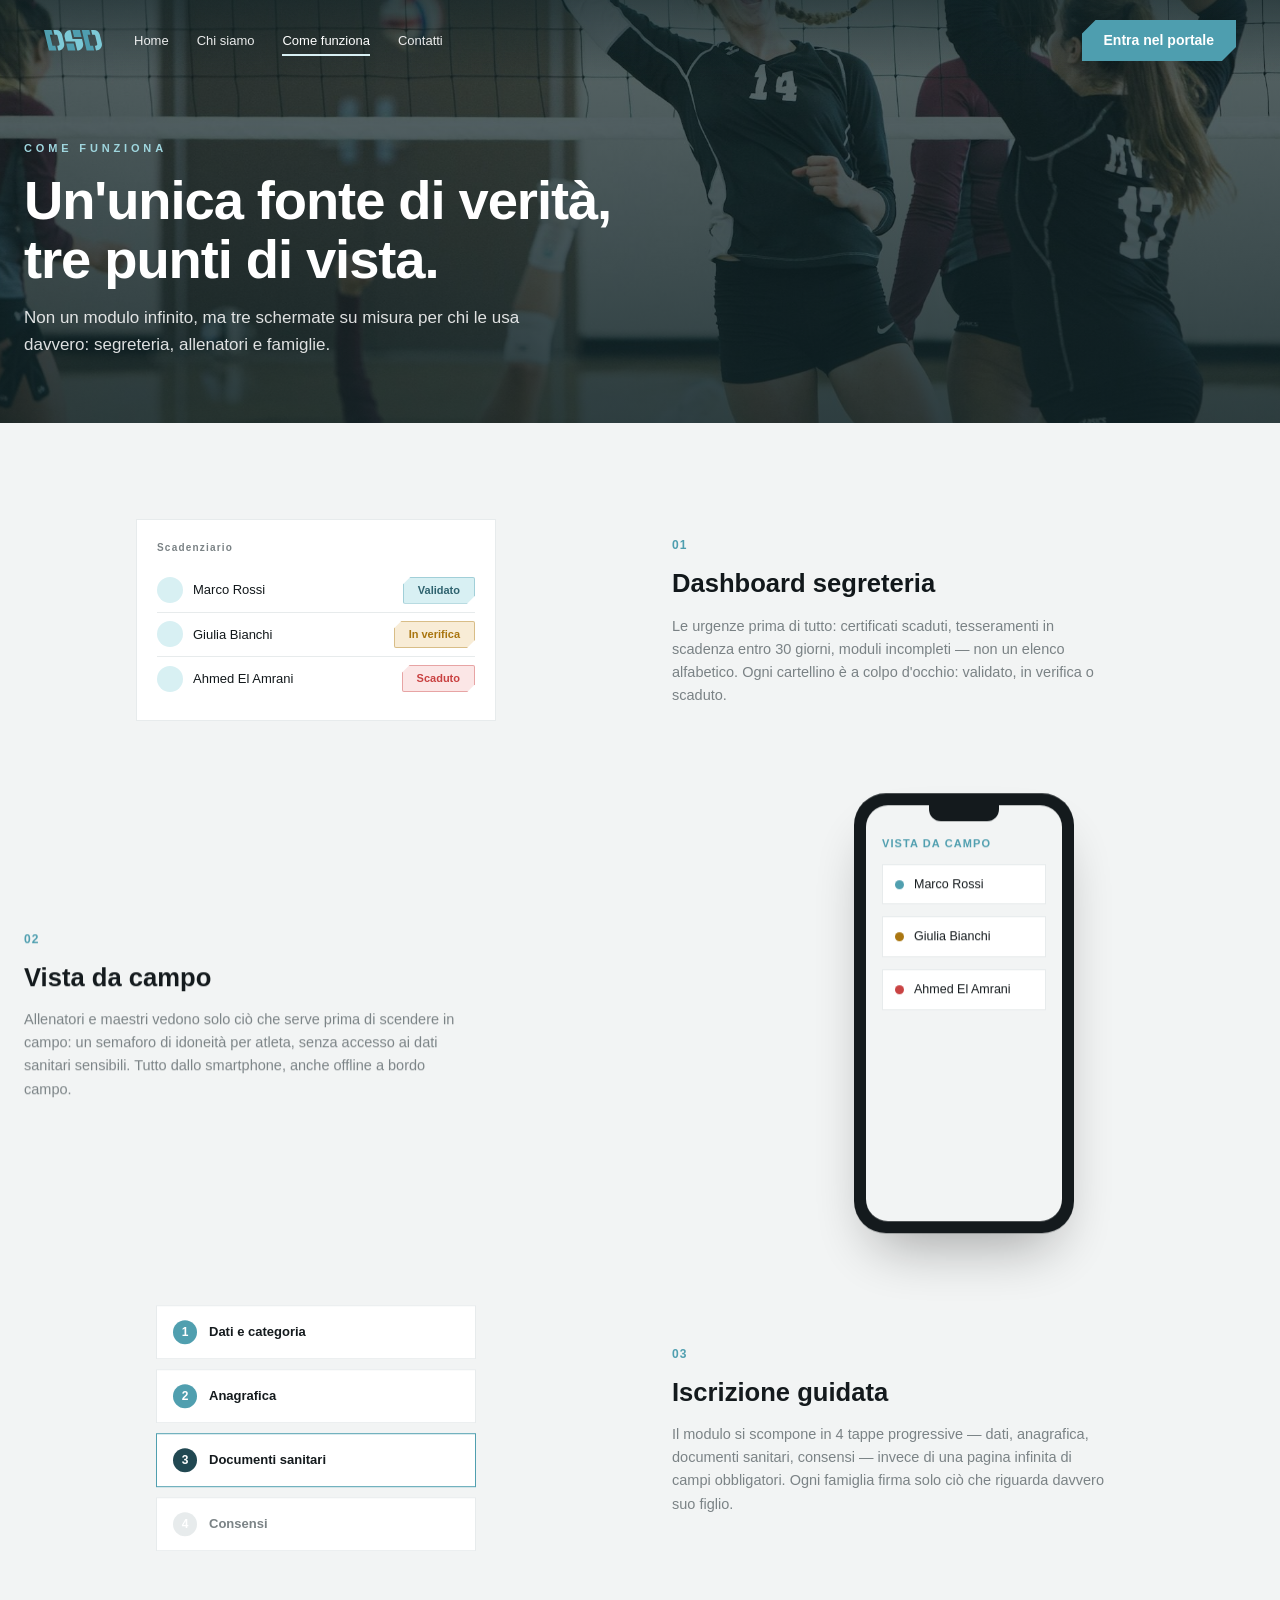
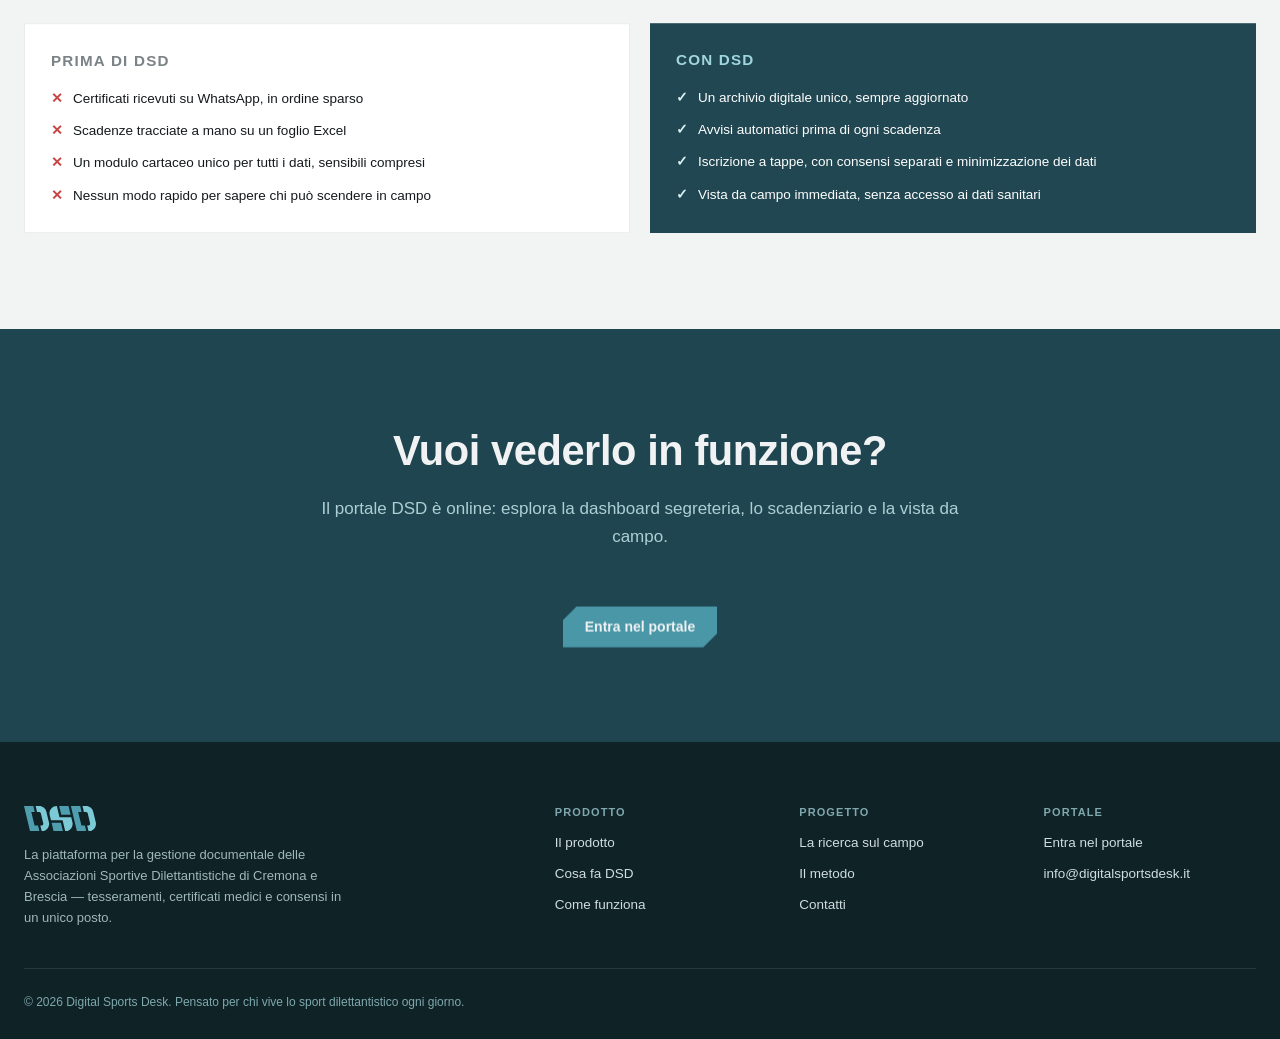
<file: come-funziona.html>
<!DOCTYPE html>
<html lang="it">
<head>
<meta charset="UTF-8" />
<meta name="viewport" content="width=device-width, initial-scale=1.0" />
<title>Come funziona — Digital Sports Desk</title>
<meta name="description" content="Dashboard segreteria, vista da campo e iscrizione guidata: come funziona Digital Sports Desk." />
<script src="js/vendor/tailwind-browser.js"></script>
<link rel="stylesheet" href="css/style.css" />
<link rel="stylesheet" href="css/site.css" />
</head>
<body class="bg-[#F2F4F4] text-[#12181B] antialiased">
<svg style="position:absolute;width:0;height:0" aria-hidden="true" focusable="false">
  <defs>
    <style>.cls-1{fill:#4f9eaf;}.cls-2{fill:#7dcad7;}</style>
    <g id="monogram">
      <polygon class="cls-1" points="116.88 27.21 146.17 27.2 139.57 0 110.29 0 116.88 27.21"/>
      <polygon class="cls-1" points="92.91 79.76 122.19 79.76 115.61 52.56 86.53 52.56 92.91 79.76"/>
      <polygon class="cls-1" points="28.17 40.56 22.88 18.56 30.21 18.56 33.75 18.56 29.29 0 0 0 10.71 44.54 19.16 79.76 48.44 79.76 44 61.21 33.12 61.21 28.17 40.56"/>
      <path class="cls-2" d="M78.16,51.28l-1.61-6.73-6.46-26.85C67.59,7.32,58.3,0,47.63,0h-11.09s4.46,18.55,4.46,18.55h6.18c2.69,0,5.01,1.83,5.64,4.44l5.98,24.84,1.49,6.21c.11.47.17.94.17,1.39,0,2.77-2.22,5.75-5.81,5.75h-3.4s4.45,18.55,4.45,18.55h0c14.93,0,25.94-13.96,22.46-28.48Z"/>
      <polygon class="cls-1" points="175.09 40.56 169.8 18.56 177.14 18.56 180.67 18.56 176.21 0 146.92 0 157.64 44.54 166.08 79.76 195.36 79.76 190.92 61.21 180.04 61.21 175.09 40.56"/>
      <path class="cls-2" d="M225.08,51.28l-1.61-6.73-6.46-26.85C214.51,7.32,205.23,0,194.55,0h-11.09s4.46,18.55,4.46,18.55h6.18c2.69,0,5.01,1.83,5.64,4.44l5.98,24.84,1.49,6.21c.11.47.17.94.17,1.39,0,2.77-2.22,5.75-5.81,5.75h-3.4s4.45,18.55,4.45,18.55h0c14.93,0,25.94-13.96,22.46-28.48Z"/>
      <path class="cls-2" d="M129.44,79.75h0c14.93.01,25.93-13.95,22.44-28.46l-3.86-16.02-29.28.02h-7.22S103.03,0,103.03,0h-.02c-14.92,0-25.91,13.95-22.42,28.46l3.87,16.08h29.29s0,0,0,0h7.22l8.47,35.2Z"/>
    </g>
  </defs>
</svg>
<header id="siteNav" class="site-nav">
  <div class="site-nav__inner">
    <a href="index.html" class="site-nav__logo" aria-label="D.S.D. — Digital Sports Desk">
      <svg viewBox="0 0 225.73 79.76" xmlns="http://www.w3.org/2000/svg"><use href="#monogram"/></svg>
    </a>
    <nav class="site-nav__links">
      <a href="index.html">Home</a>
      <a href="chi-siamo.html">Chi siamo</a>
      <a href="come-funziona.html" class="is-active">Come funziona</a>
      <a href="contatti.html">Contatti</a>
    </nav>
    <a href="chi-siamo.html#portale" data-portal class="btn-dsd-primary site-nav__cta">Entra nel portale</a>
    <button id="navToggle" class="site-nav__toggle" aria-label="Apri il menu">
      <span></span><span></span><span></span>
    </button>
  </div>
  <div id="navMobile" class="site-nav__mobile">
    <a href="index.html">Home</a>
    <a href="chi-siamo.html">Chi siamo</a>
    <a href="come-funziona.html" class="is-active">Come funziona</a>
    <a href="contatti.html">Contatti</a>
    <a href="chi-siamo.html#portale" data-portal class="btn-dsd-primary">Entra nel portale</a>
  </div>
</header>
<main id="top">

  <header class="page-header">
    <div class="page-header__bg" style="background-image:url('assets/img/header-pallavolo.jpg')"></div>
    <div class="page-header__scrim"></div>
    <div class="page-header__content">
      <p class="eyebrow eyebrow--light reveal-up">Come funziona</p>
      <h1 class="page-header__title reveal-up">Un'unica fonte di verità,<br>tre punti di vista.</h1>
      <p class="page-header__lead reveal-up">Non un modulo infinito, ma tre schermate su misura per chi le usa davvero: segreteria, allenatori e famiglie.</p>
    </div>
  </header>

  <section class="section section--light">
    <div class="section__inner">

      <div id="dashboard" class="feature-row reveal-up">
        <div class="feature-row__visual">
          <div class="mock-dashboard">
            <span class="mock-dashboard__label">Scadenziario</span>
            <div class="mock-dashboard__row"><span class="mock-avatar"></span><span>Marco Rossi</span><span class="cartellino cartellino--valido">Validato</span></div>
            <div class="mock-dashboard__row"><span class="mock-avatar"></span><span>Giulia Bianchi</span><span class="cartellino cartellino--in-scadenza">In verifica</span></div>
            <div class="mock-dashboard__row"><span class="mock-avatar"></span><span>Ahmed El Amrani</span><span class="cartellino cartellino--scaduto">Scaduto</span></div>
          </div>
        </div>
        <div class="feature-row__text">
          <span class="feature-row__index">01</span>
          <h3>Dashboard segreteria</h3>
          <p>Le urgenze prima di tutto: certificati scaduti, tesseramenti in scadenza entro 30 giorni, moduli incompleti — non un elenco alfabetico. Ogni cartellino è a colpo d'occhio: validato, in verifica o scaduto.</p>
        </div>
      </div>

      <div id="vista-campo" class="feature-row feature-row--reverse reveal-up">
        <div class="feature-row__visual">
          <div class="mock-phone">
            <div class="mock-phone__notch"></div>
            <div class="mock-phone__screen">
              <span class="mock-phone__label">Vista da campo</span>
              <div class="mock-phone__athlete"><span class="dot dot--ok"></span>Marco Rossi</div>
              <div class="mock-phone__athlete"><span class="dot dot--warn"></span>Giulia Bianchi</div>
              <div class="mock-phone__athlete"><span class="dot dot--danger"></span>Ahmed El Amrani</div>
            </div>
          </div>
        </div>
        <div class="feature-row__text">
          <span class="feature-row__index">02</span>
          <h3>Vista da campo</h3>
          <p>Allenatori e maestri vedono solo ciò che serve prima di scendere in campo: un semaforo di idoneità per atleta, senza accesso ai dati sanitari sensibili. Tutto dallo smartphone, anche offline a bordo campo.</p>
        </div>
      </div>

      <div id="iscrizione" class="feature-row reveal-up">
        <div class="feature-row__visual">
          <div class="mock-steps">
            <div class="mock-steps__step is-done"><span>1</span>Dati e categoria</div>
            <div class="mock-steps__step is-done"><span>2</span>Anagrafica</div>
            <div class="mock-steps__step is-active"><span>3</span>Documenti sanitari</div>
            <div class="mock-steps__step"><span>4</span>Consensi</div>
          </div>
        </div>
        <div class="feature-row__text">
          <span class="feature-row__index">03</span>
          <h3>Iscrizione guidata</h3>
          <p>Il modulo si scompone in 4 tappe progressive — dati, anagrafica, documenti sanitari, consensi — invece di una pagina infinita di campi obbligatori. Ogni famiglia firma solo ciò che riguarda davvero suo figlio.</p>
        </div>
      </div>

      <div class="compare reveal-up">
        <div class="compare__col compare__col--before">
          <h3>Prima di DSD</h3>
          <ul>
            <li>Certificati ricevuti su WhatsApp, in ordine sparso</li>
            <li>Scadenze tracciate a mano su un foglio Excel</li>
            <li>Un modulo cartaceo unico per tutti i dati, sensibili compresi</li>
            <li>Nessun modo rapido per sapere chi può scendere in campo</li>
          </ul>
        </div>
        <div class="compare__col compare__col--after">
          <h3>Con DSD</h3>
          <ul>
            <li>Un archivio digitale unico, sempre aggiornato</li>
            <li>Avvisi automatici prima di ogni scadenza</li>
            <li>Iscrizione a tappe, con consensi separati e minimizzazione dei dati</li>
            <li>Vista da campo immediata, senza accesso ai dati sanitari</li>
          </ul>
        </div>
      </div>

    </div>
  </section>

  <section class="section section--dark section--cta">
    <div class="section__inner section__inner--center">
      <h2 class="section__title section__title--light reveal-up">Vuoi vederlo in funzione?</h2>
      <p class="section__lead section__lead--light reveal-up">Il portale DSD è online: esplora la dashboard segreteria, lo scadenziario e la vista da campo.</p>
      <a href="chi-siamo.html#portale" data-portal class="btn-dsd-primary reveal-up">Entra nel portale</a>
    </div>
  </section>
</main>

<footer class="site-footer">
  <div class="site-footer__inner">
    <div class="site-footer__brand">
      <a class="site-footer__brand-mark" href="index.html" aria-label="Digital Sports Desk — Home"><svg class="mono-svg" viewBox="0 0 225.73 79.76" xmlns="http://www.w3.org/2000/svg" aria-hidden="true"><polygon class="m1" fill="#4f9eaf" points="116.88 27.21 146.17 27.2 139.57 0 110.29 0 116.88 27.21"/>
      <polygon class="m1" fill="#4f9eaf" points="92.91 79.76 122.19 79.76 115.61 52.56 86.53 52.56 92.91 79.76"/>
      <polygon class="m1" fill="#4f9eaf" points="28.17 40.56 22.88 18.56 30.21 18.56 33.75 18.56 29.29 0 0 0 10.71 44.54 19.16 79.76 48.44 79.76 44 61.21 33.12 61.21 28.17 40.56"/>
      <path class="m2" fill="#7dcad7" d="M78.16,51.28l-1.61-6.73-6.46-26.85C67.59,7.32,58.3,0,47.63,0h-11.09s4.46,18.55,4.46,18.55h6.18c2.69,0,5.01,1.83,5.64,4.44l5.98,24.84,1.49,6.21c.11.47.17.94.17,1.39,0,2.77-2.22,5.75-5.81,5.75h-3.4s4.45,18.55,4.45,18.55h0c14.93,0,25.94-13.96,22.46-28.48Z"/>
      <polygon class="m1" fill="#4f9eaf" points="175.09 40.56 169.8 18.56 177.14 18.56 180.67 18.56 176.21 0 146.92 0 157.64 44.54 166.08 79.76 195.36 79.76 190.92 61.21 180.04 61.21 175.09 40.56"/>
      <path class="m2" fill="#7dcad7" d="M225.08,51.28l-1.61-6.73-6.46-26.85C214.51,7.32,205.23,0,194.55,0h-11.09s4.46,18.55,4.46,18.55h6.18c2.69,0,5.01,1.83,5.64,4.44l5.98,24.84,1.49,6.21c.11.47.17.94.17,1.39,0,2.77-2.22,5.75-5.81,5.75h-3.4s4.45,18.55,4.45,18.55h0c14.93,0,25.94-13.96,22.46-28.48Z"/>
      <path class="m2" fill="#7dcad7" d="M129.44,79.75h0c14.93.01,25.93-13.95,22.44-28.46l-3.86-16.02-29.28.02h-7.22S103.03,0,103.03,0h-.02c-14.92,0-25.91,13.95-22.42,28.46l3.87,16.08h29.29s0,0,0,0h7.22l8.47,35.2Z"/></svg></a>
      <p>La piattaforma per la gestione documentale delle Associazioni Sportive Dilettantistiche di Cremona e Brescia — tesseramenti, certificati medici e consensi in un unico posto.</p>
    </div>
    <div class="site-footer__cols">
      <div class="site-footer__col"><h4>Prodotto</h4><a href="chi-siamo.html#prodotto">Il prodotto</a><a href="chi-siamo.html#funzioni">Cosa fa DSD</a><a href="come-funziona.html">Come funziona</a></div>
      <div class="site-footer__col"><h4>Progetto</h4><a href="chi-siamo.html#ricerca">La ricerca sul campo</a><a href="chi-siamo.html#metodo">Il metodo</a><a href="contatti.html">Contatti</a></div>
      <div class="site-footer__col"><h4>Portale</h4><a href="chi-siamo.html#portale" data-portal>Entra nel portale</a><a href="mailto:info@digitalsportsdesk.it">info@digitalsportsdesk.it</a></div>
    </div>
  </div>
  <div class="site-footer__bottom"><span>© 2026 Digital Sports Desk. Pensato per chi vive lo sport dilettantistico ogni giorno.</span></div>
</footer>
<button id="backToTop" class="back-to-top" aria-label="Torna in cima">↑</button>
<script src="js/vendor/gsap.min.js"></script>
<script src="js/vendor/ScrollTrigger.min.js"></script>
<script src="js/portal.js"></script>
<script src="js/site.js"></script>
</body>
</html>
</file>
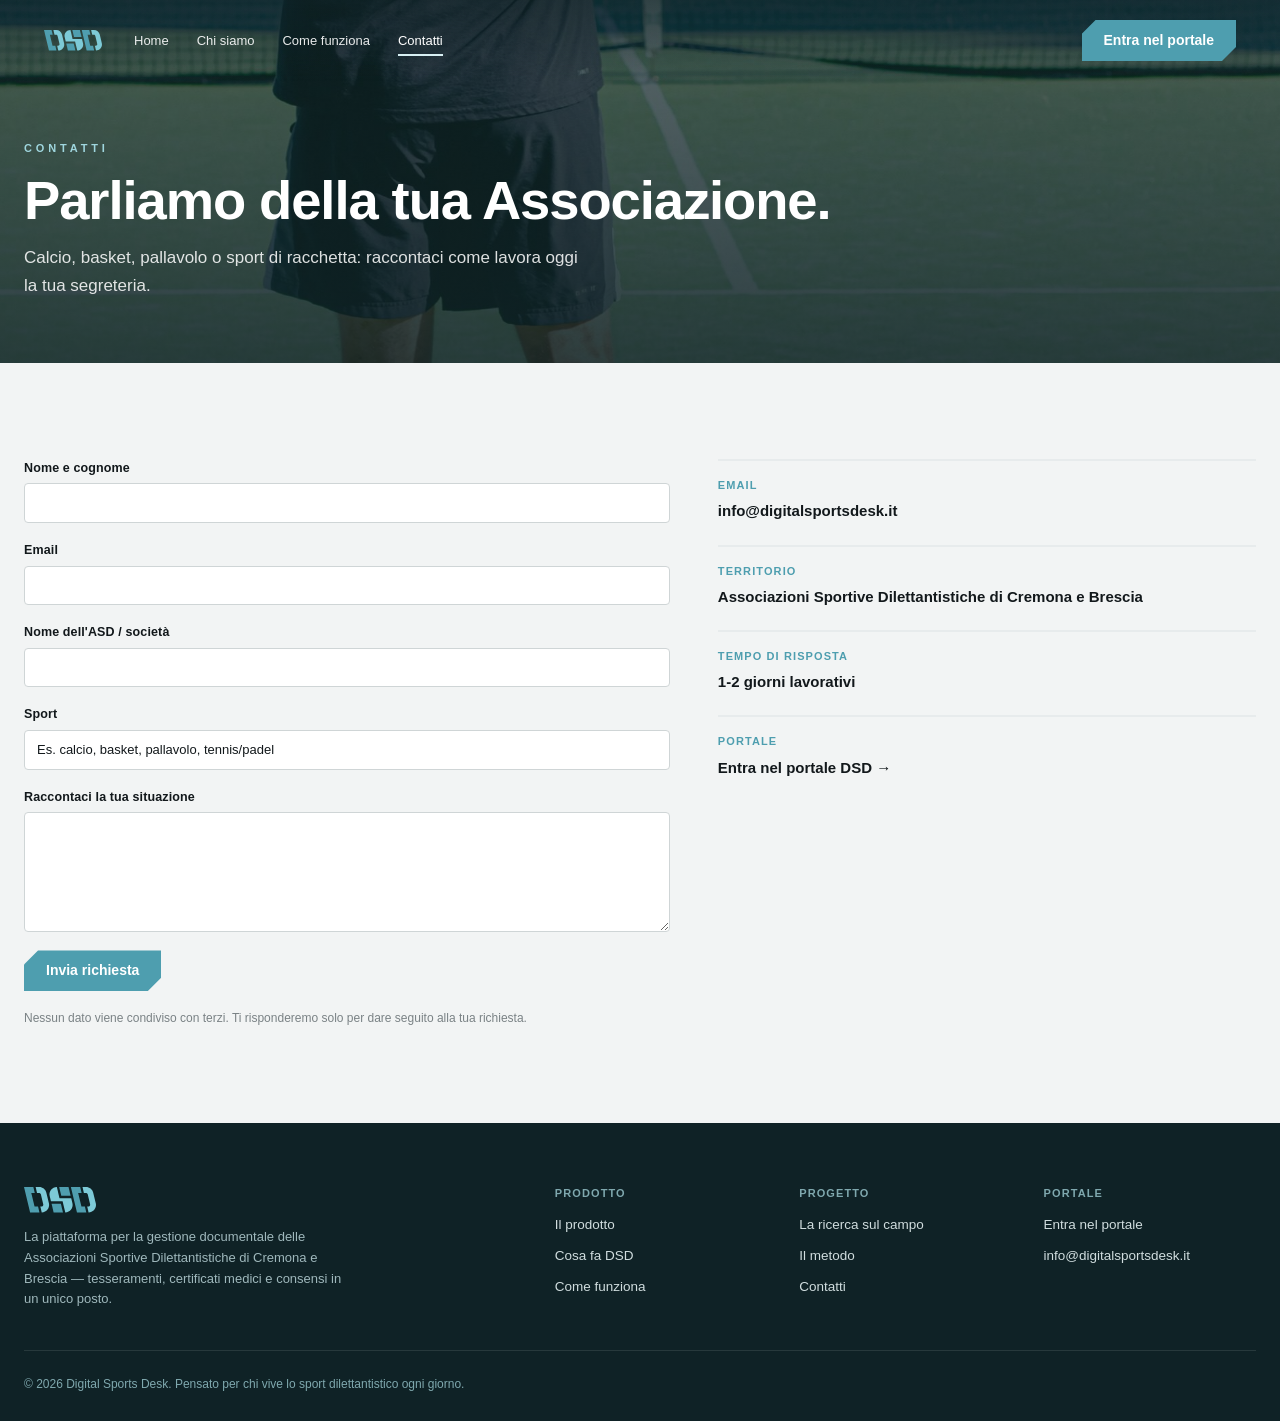
<file: contatti.html>
<!DOCTYPE html>
<html lang="it">
<head>
<meta charset="UTF-8" />
<meta name="viewport" content="width=device-width, initial-scale=1.0" />
<title>Contatti — Digital Sports Desk</title>
<meta name="description" content="Contatta Digital Sports Desk: raccontaci come lavora la segreteria della tua Associazione Sportiva Dilettantistica." />
<script src="js/vendor/tailwind-browser.js"></script>
<link rel="stylesheet" href="css/style.css" />
<link rel="stylesheet" href="css/site.css" />
</head>
<body class="bg-[#F2F4F4] text-[#12181B] antialiased">
<svg style="position:absolute;width:0;height:0" aria-hidden="true" focusable="false">
  <defs>
    <style>.cls-1{fill:#4f9eaf;}.cls-2{fill:#7dcad7;}</style>
    <g id="monogram">
      <polygon class="cls-1" points="116.88 27.21 146.17 27.2 139.57 0 110.29 0 116.88 27.21"/>
      <polygon class="cls-1" points="92.91 79.76 122.19 79.76 115.61 52.56 86.53 52.56 92.91 79.76"/>
      <polygon class="cls-1" points="28.17 40.56 22.88 18.56 30.21 18.56 33.75 18.56 29.29 0 0 0 10.71 44.54 19.16 79.76 48.44 79.76 44 61.21 33.12 61.21 28.17 40.56"/>
      <path class="cls-2" d="M78.16,51.28l-1.61-6.73-6.46-26.85C67.59,7.32,58.3,0,47.63,0h-11.09s4.46,18.55,4.46,18.55h6.18c2.69,0,5.01,1.83,5.64,4.44l5.98,24.84,1.49,6.21c.11.47.17.94.17,1.39,0,2.77-2.22,5.75-5.81,5.75h-3.4s4.45,18.55,4.45,18.55h0c14.93,0,25.94-13.96,22.46-28.48Z"/>
      <polygon class="cls-1" points="175.09 40.56 169.8 18.56 177.14 18.56 180.67 18.56 176.21 0 146.92 0 157.64 44.54 166.08 79.76 195.36 79.76 190.92 61.21 180.04 61.21 175.09 40.56"/>
      <path class="cls-2" d="M225.08,51.28l-1.61-6.73-6.46-26.85C214.51,7.32,205.23,0,194.55,0h-11.09s4.46,18.55,4.46,18.55h6.18c2.69,0,5.01,1.83,5.64,4.44l5.98,24.84,1.49,6.21c.11.47.17.94.17,1.39,0,2.77-2.22,5.75-5.81,5.75h-3.4s4.45,18.55,4.45,18.55h0c14.93,0,25.94-13.96,22.46-28.48Z"/>
      <path class="cls-2" d="M129.44,79.75h0c14.93.01,25.93-13.95,22.44-28.46l-3.86-16.02-29.28.02h-7.22S103.03,0,103.03,0h-.02c-14.92,0-25.91,13.95-22.42,28.46l3.87,16.08h29.29s0,0,0,0h7.22l8.47,35.2Z"/>
    </g>
  </defs>
</svg>
<header id="siteNav" class="site-nav">
  <div class="site-nav__inner">
    <a href="index.html" class="site-nav__logo" aria-label="D.S.D. — Digital Sports Desk">
      <svg viewBox="0 0 225.73 79.76" xmlns="http://www.w3.org/2000/svg"><use href="#monogram"/></svg>
    </a>
    <nav class="site-nav__links">
      <a href="index.html">Home</a>
      <a href="chi-siamo.html">Chi siamo</a>
      <a href="come-funziona.html">Come funziona</a>
      <a href="contatti.html" class="is-active">Contatti</a>
    </nav>
    <a href="chi-siamo.html#portale" data-portal class="btn-dsd-primary site-nav__cta">Entra nel portale</a>
    <button id="navToggle" class="site-nav__toggle" aria-label="Apri il menu">
      <span></span><span></span><span></span>
    </button>
  </div>
  <div id="navMobile" class="site-nav__mobile">
    <a href="index.html">Home</a>
    <a href="chi-siamo.html">Chi siamo</a>
    <a href="come-funziona.html">Come funziona</a>
    <a href="contatti.html" class="is-active">Contatti</a>
    <a href="chi-siamo.html#portale" data-portal class="btn-dsd-primary">Entra nel portale</a>
  </div>
</header>
<main id="top">

  <header class="page-header" style="min-height:36vh;">
    <div class="page-header__bg" style="background-image:url('assets/img/header-tennis.jpg')"></div>
    <div class="page-header__scrim"></div>
    <div class="page-header__content">
      <p class="eyebrow eyebrow--light reveal-up">Contatti</p>
      <h1 class="page-header__title reveal-up">Parliamo della tua Associazione.</h1>
      <p class="page-header__lead reveal-up">Calcio, basket, pallavolo o sport di racchetta: raccontaci come lavora oggi la tua segreteria.</p>
    </div>
  </header>

  <section class="section section--light">
    <div class="section__inner">
      <div class="contact-layout">
        <div class="reveal-up">
          <div id="formSuccess" class="form-success">Grazie! Ti risponderemo entro 1-2 giorni lavorativi.</div>
          <form id="contactForm" class="form-dsd">
            <div class="field-dsd">
              <label for="nome">Nome e cognome</label>
              <input class="input-dsd" type="text" id="nome" name="nome" required />
            </div>
            <div class="field-dsd">
              <label for="email">Email</label>
              <input class="input-dsd" type="email" id="email" name="email" required />
            </div>
            <div class="field-dsd">
              <label for="asd">Nome dell'ASD / società</label>
              <input class="input-dsd" type="text" id="asd" name="asd" />
            </div>
            <div class="field-dsd">
              <label for="sport">Sport</label>
              <input class="input-dsd" type="text" id="sport" name="sport" placeholder="Es. calcio, basket, pallavolo, tennis/padel" />
            </div>
            <div class="field-dsd">
              <label for="messaggio">Raccontaci la tua situazione</label>
              <textarea class="input-dsd" id="messaggio" name="messaggio" rows="4"></textarea>
            </div>
            <button type="submit" class="btn-dsd-primary form-dsd__submit">Invia richiesta</button>
            <p class="form-dsd__note">Nessun dato viene condiviso con terzi. Ti risponderemo solo per dare seguito alla tua richiesta.</p>
          </form>
        </div>
        <div class="contact-info reveal-up">
          <div class="contact-info__item">
            <span>Email</span>
            <a href="mailto:info@digitalsportsdesk.it">info@digitalsportsdesk.it</a>
          </div>
          <div class="contact-info__item">
            <span>Territorio</span>
            <p>Associazioni Sportive Dilettantistiche di Cremona e Brescia</p>
          </div>
          <div class="contact-info__item">
            <span>Tempo di risposta</span>
            <p>1-2 giorni lavorativi</p>
          </div>
          <div class="contact-info__item">
            <span>Portale</span>
            <a href="chi-siamo.html#portale" data-portal>Entra nel portale DSD →</a>
          </div>
        </div>
      </div>
    </div>
  </section>
</main>

<footer class="site-footer">
  <div class="site-footer__inner">
    <div class="site-footer__brand">
      <a class="site-footer__brand-mark" href="index.html" aria-label="Digital Sports Desk — Home"><svg class="mono-svg" viewBox="0 0 225.73 79.76" xmlns="http://www.w3.org/2000/svg" aria-hidden="true"><polygon class="m1" fill="#4f9eaf" points="116.88 27.21 146.17 27.2 139.57 0 110.29 0 116.88 27.21"/>
      <polygon class="m1" fill="#4f9eaf" points="92.91 79.76 122.19 79.76 115.61 52.56 86.53 52.56 92.91 79.76"/>
      <polygon class="m1" fill="#4f9eaf" points="28.17 40.56 22.88 18.56 30.21 18.56 33.75 18.56 29.29 0 0 0 10.71 44.54 19.16 79.76 48.44 79.76 44 61.21 33.12 61.21 28.17 40.56"/>
      <path class="m2" fill="#7dcad7" d="M78.16,51.28l-1.61-6.73-6.46-26.85C67.59,7.32,58.3,0,47.63,0h-11.09s4.46,18.55,4.46,18.55h6.18c2.69,0,5.01,1.83,5.64,4.44l5.98,24.84,1.49,6.21c.11.47.17.94.17,1.39,0,2.77-2.22,5.75-5.81,5.75h-3.4s4.45,18.55,4.45,18.55h0c14.93,0,25.94-13.96,22.46-28.48Z"/>
      <polygon class="m1" fill="#4f9eaf" points="175.09 40.56 169.8 18.56 177.14 18.56 180.67 18.56 176.21 0 146.92 0 157.64 44.54 166.08 79.76 195.36 79.76 190.92 61.21 180.04 61.21 175.09 40.56"/>
      <path class="m2" fill="#7dcad7" d="M225.08,51.28l-1.61-6.73-6.46-26.85C214.51,7.32,205.23,0,194.55,0h-11.09s4.46,18.55,4.46,18.55h6.18c2.69,0,5.01,1.83,5.64,4.44l5.98,24.84,1.49,6.21c.11.47.17.94.17,1.39,0,2.77-2.22,5.75-5.81,5.75h-3.4s4.45,18.55,4.45,18.55h0c14.93,0,25.94-13.96,22.46-28.48Z"/>
      <path class="m2" fill="#7dcad7" d="M129.44,79.75h0c14.93.01,25.93-13.95,22.44-28.46l-3.86-16.02-29.28.02h-7.22S103.03,0,103.03,0h-.02c-14.92,0-25.91,13.95-22.42,28.46l3.87,16.08h29.29s0,0,0,0h7.22l8.47,35.2Z"/></svg></a>
      <p>La piattaforma per la gestione documentale delle Associazioni Sportive Dilettantistiche di Cremona e Brescia — tesseramenti, certificati medici e consensi in un unico posto.</p>
    </div>
    <div class="site-footer__cols">
      <div class="site-footer__col"><h4>Prodotto</h4><a href="chi-siamo.html#prodotto">Il prodotto</a><a href="chi-siamo.html#funzioni">Cosa fa DSD</a><a href="come-funziona.html">Come funziona</a></div>
      <div class="site-footer__col"><h4>Progetto</h4><a href="chi-siamo.html#ricerca">La ricerca sul campo</a><a href="chi-siamo.html#metodo">Il metodo</a><a href="contatti.html">Contatti</a></div>
      <div class="site-footer__col"><h4>Portale</h4><a href="chi-siamo.html#portale" data-portal>Entra nel portale</a><a href="mailto:info@digitalsportsdesk.it">info@digitalsportsdesk.it</a></div>
    </div>
  </div>
  <div class="site-footer__bottom"><span>© 2026 Digital Sports Desk. Pensato per chi vive lo sport dilettantistico ogni giorno.</span></div>
</footer>
<button id="backToTop" class="back-to-top" aria-label="Torna in cima">↑</button>
<script src="js/vendor/gsap.min.js"></script>
<script src="js/vendor/ScrollTrigger.min.js"></script>
<script src="js/portal.js"></script>
<script src="js/site.js"></script>
</body>
</html>
</file>
<file: css/style.css>
/* ==================================================================
   D.S.D. — style.css
   Design System Tokens & Forme Geometriche Squadrate (Corner Cut)
   ================================================================== */

:root {
  /* Palette Ufficiale DSD */
  --color-primary: #4e9eaf;
  --color-primary-hover: #3d7f8f;
  --color-primary-dark: #1f4650;
  --color-primary-light: #d8f0f3;
  --color-primary-tint: #e3f2f4;

  --color-paper: #f2f4f4;
  --color-white: #ffffff;
  --color-ink: #12181b;
  --color-ink-muted: #7a8285;
  --color-line: #e7ebec;
  --color-line-dark: #cfd5d6;

  /* Stati Documenti & Badge */
  --color-valid-bg: #d8f0f3;
  --color-valid-text: #2f636f;
  --color-warning-bg: #f8ecd6;
  --color-warning-text: #a9750f;
  --color-danger: #c94141;
  --color-danger-bg: #fbe6e6;
  --color-danger-text: #c94141;

  --font-main: "Helvetica Neue", -apple-system, BlinkMacSystemFont, "Segoe UI", Roboto, sans-serif;
}

html {
  scroll-behavior: smooth;
  scroll-padding-top: 5.5rem;
}

body {
  font-family: var(--font-main);
  background-color: var(--color-paper);
  color: var(--color-ink);
}

/* ==================================================================
   BOTTONI SQUADRATI DSD (Corner Cut / Chamfer)
   ================================================================== */

.btn-dsd-primary {
  background-color: var(--color-primary);
  color: var(--color-white);
  font-weight: 700;
  font-size: 14px;
  padding: 10px 22px;
  clip-path: polygon(14px 0, 100% 0, 100% calc(100% - 14px), calc(100% - 14px) 100%, 0 100%, 0 14px);
  transition: background-color 0.2s ease, transform 0.1s ease;
  cursor: pointer;
  border: none;
  display: inline-flex;
  align-items: center;
  justify-content: center;
}

.btn-dsd-primary:hover {
  background-color: var(--color-primary-hover);
}

.btn-dsd-secondary {
  background-color: var(--color-white);
  color: var(--color-primary);
  font-weight: 700;
  font-size: 14px;
  padding: 8px 20px;
  border: 2px solid var(--color-primary);
  clip-path: polygon(12px 0, 100% 0, 100% calc(100% - 12px), calc(100% - 12px) 100%, 0 100%, 0 12px);
  transition: all 0.2s ease;
  cursor: pointer;
  display: inline-flex;
  align-items: center;
  justify-content: center;
}

.btn-dsd-secondary:hover {
  background-color: var(--color-primary-tint);
}

.btn-dsd-danger {
  background-color: var(--color-danger);
  color: var(--color-white);
  font-weight: 700;
  font-size: 13px;
  padding: 8px 18px;
  clip-path: polygon(10px 0, 100% 0, 100% calc(100% - 10px), calc(100% - 10px) 100%, 0 100%, 0 10px);
  cursor: pointer;
  border: none;
}

/* ==================================================================
   CAMPI INPUT SQUADRATI
   ================================================================== */

.input-dsd {
  background-color: var(--color-white);
  border: 1px solid var(--color-line-dark);
  border-radius: 4px;
  padding: 9px 12px;
  font-size: 13px;
  color: var(--color-ink);
  outline: none;
  transition: border-color 0.2s ease;
}

.input-dsd:focus {
  border-color: var(--color-primary);
  box-shadow: 0 0 0 1px var(--color-primary);
}

/* ==================================================================
   BADGE DI STATO / CARTELLINI (Squadrati con Corner Cut)
   ================================================================== */

.cartellino {
  display: inline-flex;
  flex-direction: column;
  gap: 2px;
  padding: 6px 14px;
  font-size: 11px;
  line-height: 1.2;
  font-weight: 700;
  border-radius: 2px;
  /* Taglio geometrico sagomato a 45° */
  clip-path: polygon(8px 0, 100% 0, 100% calc(100% - 8px), calc(100% - 8px) 100%, 0 100%, 0 8px);
  transition: transform 0.15s ease;
}

.cartellino:hover {
  transform: translateY(-1px);
}

.cartellino__tipo {
  font-size: 9px;
  text-transform: uppercase;
  letter-spacing: 0.05em;
  opacity: 0.9;
}

.cartellino__data {
  font-family: ui-monospace, SFMono-Regular, Menlo, Monaco, Consolas, monospace;
  font-weight: 700;
}

/* Stato: Validato */
.cartellino--valido {
  background-color: var(--color-valid-bg);
  color: var(--color-valid-text);
  border: 1px solid rgba(78, 158, 175, 0.4);
}

/* Stato: In verifica / In scadenza */
.cartellino--in-scadenza {
  background-color: var(--color-warning-bg);
  color: var(--color-warning-text);
  border: 1px solid rgba(169, 117, 15, 0.4);
}

/* Stato: Scaduto */
.cartellino--scaduto {
  background-color: var(--color-danger-bg);
  color: var(--color-danger-text);
  border: 1px solid rgba(201, 65, 65, 0.4);
}

/* ==================================================================
   SCADENZIARIO & SCOREBOARD
   ================================================================== */

.scadenziario-riga--scaduto {
  border-left: 4px solid var(--color-danger);
}

.scadenziario-riga--in-scadenza {
  border-left: 4px solid var(--color-warning-text);
}

.scadenziario-riga--valido {
  border-left: 4px solid var(--color-primary);
}

.stato-pallino--scaduto {
  background-color: var(--color-danger);
}

.stato-pallino--in-scadenza {
  background-color: var(--color-warning-text);
}

.stato-pallino--valido {
  background-color: var(--color-primary);
}

.scoreboard-value {
  font-family: ui-monospace, monospace;
  font-size: 2.2rem;
  font-weight: 800;
  line-height: 1;
  color: var(--color-ink);
}
</file>
<file: css/site.css>
/* ==================================================================
   D.S.D. — about.css
   Stili della pagina "Chi siamo" — estende style.css, non lo sostituisce.
   ================================================================== */

* { box-sizing: border-box; }

body { overflow-x: hidden; }

.eyebrow {
  font-weight: 700;
  font-size: 11px;
  letter-spacing: 0.35em;
  text-transform: uppercase;
  color: var(--color-primary);
  margin: 0 0 14px;
}
.eyebrow--light { color: #9fd6de; }

/* ------------------------------------------------------------------ */
/* INTRO — video del logo (solo home)                                  */
/* ------------------------------------------------------------------ */
.intro {
  position: fixed;
  inset: 0;
  z-index: 100;
  display: flex;
  align-items: center;
  justify-content: center;
  background-color: #0f2226;
  overflow: hidden;
}
.intro__video {
  position: absolute; inset: 0; width: 100%; height: 100%; object-fit: cover;
}
.intro__skip {
  position: absolute; right: 20px; bottom: 20px; z-index: 2;
  background: rgba(255,255,255,.08); border: 1px solid rgba(255,255,255,.35); color: #fff;
  font-size: 12px; font-weight: 600; letter-spacing: .04em; padding: 9px 16px; border-radius: 2px;
  cursor: pointer; transition: background-color .2s ease;
}
.intro__skip:hover { background: rgba(255,255,255,.18); }
.intro-progress {
  position: absolute; bottom: 10%; left: 50%; transform: translateX(-50%);
  width: min(50vw, 220px); height: 2px; background: rgba(255,255,255,0.15); overflow: hidden; z-index: 2;
}
.intro-progress__bar { width: 0%; height: 100%; background: var(--color-primary-light); }

/* ------------------------------------------------------------------ */
/* NAV                                                                 */
/* ------------------------------------------------------------------ */
.site-nav {
  position: fixed; top: 0; left: 0; right: 0; z-index: 50;
  transition: background-color .3s ease, box-shadow .3s ease, backdrop-filter .3s ease;
}
.site-nav::before {
  content: ""; position: absolute; inset: 0; z-index: -1;
  background: linear-gradient(180deg, rgba(15,34,38,.55) 0%, rgba(15,34,38,0) 100%);
  opacity: 1; transition: opacity .3s ease;
}
.site-nav__inner {
  max-width: 1240px; margin: 0 auto; padding: 20px 24px;
  display: flex; align-items: center; gap: 32px;
}
.site-nav.is-scrolled {
  background-color: rgba(242, 244, 244, 0.97);
  backdrop-filter: blur(10px);
  box-shadow: 0 1px 0 var(--color-line);
}
.site-nav.is-scrolled::before { opacity: 0; }
.site-nav.is-scrolled .site-nav__inner { padding-top: 12px; padding-bottom: 12px; }
.site-nav__logo { display: flex; align-items: center; gap: 8px; text-decoration: none; }
.site-nav__logo svg { width: 30px; height: auto; }
.site-nav__logo svg .cls-1 { fill: #fff; }
.site-nav__logo svg .cls-2 { fill: #bfe7ec; }
.site-nav__logo span { font-weight: 700; letter-spacing: .08em; color: #fff; font-size: 15px; transition: color .3s ease; }
.site-nav__links { display: none; gap: 28px; flex: 1; }
.site-nav__links a { font-size: 13px; font-weight: 500; color: #fff; text-decoration: none; opacity: .9; transition: color .3s ease; }
.site-nav__links a:hover { opacity: 1; color: var(--color-primary-light); }
.site-nav__links a.is-active { opacity: 1; position: relative; }
.site-nav__links a.is-active::after { content: ""; position: absolute; left: 0; right: 0; bottom: -6px; height: 2px; background: var(--color-primary-light); }
.site-nav__toggle span { background: #fff; }

.site-nav.is-scrolled .site-nav__logo svg .cls-1 { fill: #4f9eaf; }
.site-nav.is-scrolled .site-nav__logo svg .cls-2 { fill: #7dcad7; }
.site-nav.is-scrolled .site-nav__logo span,
.site-nav.is-scrolled .site-nav__links a { color: var(--color-ink); }
.site-nav.is-scrolled .site-nav__links a:hover { color: var(--color-primary); }
.site-nav.is-scrolled .site-nav__links a.is-active { color: var(--color-primary-dark); }
.site-nav.is-scrolled .site-nav__links a.is-active::after { background: var(--color-primary); }
.site-nav.is-scrolled .site-nav__toggle span { background: var(--color-ink); }

/* Nav su hero chiara (Home in stile golee): testo scuro fin dall'inizio */
.site-nav--light { background-color: rgba(242, 244, 244, 0.97); box-shadow: 0 1px 0 var(--color-line); }
.site-nav--light::before { opacity: 0; }
.site-nav--light .site-nav__logo svg .cls-1 { fill: #4f9eaf; }
.site-nav--light .site-nav__logo svg .cls-2 { fill: #7dcad7; }
.site-nav--light .site-nav__logo span,
.site-nav--light .site-nav__links a { color: var(--color-ink); }
.site-nav--light .site-nav__links a:hover { color: var(--color-primary); }
.site-nav--light .site-nav__links a.is-active { color: var(--color-primary-dark); }
.site-nav--light .site-nav__links a.is-active::after { background: var(--color-primary); }
.site-nav--light .site-nav__toggle span { background: var(--color-ink); }
.site-nav__cta { display: none; white-space: nowrap; }
.site-nav__toggle {
  margin-left: auto; width: 32px; height: 24px; position: relative; background: none; border: none; cursor: pointer;
}
.site-nav__toggle span {
  position: absolute; left: 0; width: 100%; height: 2px; background: var(--color-ink); transition: transform .25s ease, opacity .25s ease;
}
.site-nav__toggle span:nth-child(1) { top: 0; }
.site-nav__toggle span:nth-child(2) { top: 11px; }
.site-nav__toggle span:nth-child(3) { top: 22px; }
.site-nav.is-scrolled ~ #navMobile,
.site-nav__mobile {
  position: fixed; top: 0; right: 0; height: 100vh; width: 78vw; max-width: 320px;
  background: var(--color-primary-dark); transform: translateX(100%); transition: transform .35s ease;
  display: flex; flex-direction: column; gap: 22px; padding: 100px 32px 32px; z-index: 49;
}
.site-nav__mobile.is-open { transform: translateX(0); }
.site-nav__mobile a { color: #fff; font-size: 18px; font-weight: 600; text-decoration: none; }
.site-nav__mobile .btn-dsd-primary { align-self: flex-start; margin-top: 12px; }

@media (min-width: 900px) {
  .site-nav__links { display: flex; }
  .site-nav__cta { display: inline-flex; }
  .site-nav__toggle { display: none; }
}

/* ------------------------------------------------------------------ */
/* HERO                                                                */
/* ------------------------------------------------------------------ */
.hero {
  position: relative;
  min-height: 100svh;
  display: flex; flex-direction: column; align-items: flex-start; justify-content: center;
  padding: 140px 24px 90px;
  overflow: hidden;
  color: #fff;
}
.hero__bg {
  position: absolute; inset: 0; background-size: cover; background-position: center;
  transform: scale(1.08);
}
.hero__scrim {
  position: absolute; inset: 0;
  background: linear-gradient(180deg, rgba(15,34,38,.55) 0%, rgba(15,34,38,.78) 55%, rgba(15,34,38,.94) 100%);
}
.hero__grid { position: absolute; inset: 0; background-image: linear-gradient(rgba(255,255,255,.05) 1px, transparent 1px); background-size: 100% 25%; pointer-events: none; }
.hero__content { position: relative; z-index: 2; max-width: 780px; }
.hero__title {
  font-weight: 700; letter-spacing: -0.02em; line-height: 1.05;
  font-size: clamp(2.2rem, 7vw, 4.6rem);
  margin: 0 0 22px;
}
.hero__title .word { display: inline-block; }
.hero__body { font-size: clamp(15px, 2vw, 18px); line-height: 1.6; color: rgba(255,255,255,.86); max-width: 620px; margin: 0 0 32px; }
.hero__cta { display: flex; flex-wrap: wrap; gap: 16px; }
.btn-dsd-secondary--onDark { background: rgba(255,255,255,.08); color: #fff; border-color: rgba(255,255,255,.5); }
.btn-dsd-secondary--onDark:hover { background: rgba(255,255,255,.18); }
.hero__scrollcue {
  position: absolute; left: 24px; bottom: 28px; z-index: 2;
  display: flex; align-items: center; gap: 10px; font-size: 11px; letter-spacing: .2em; text-transform: uppercase; color: rgba(255,255,255,.7);
}
.hero__scrollcue span { width: 1px; height: 34px; background: rgba(255,255,255,.5); position: relative; overflow: hidden; }
.hero__scrollcue span::after {
  content: ""; position: absolute; top: -100%; left: 0; width: 100%; height: 100%; background: #fff;
  animation: scrollcue 1.8s ease-in-out infinite;
}
@keyframes scrollcue { 0% { top: -100%; } 60% { top: 100%; } 100% { top: 100%; } }

/* ------------------------------------------------------------------ */
/* PAGE HEADER — banner delle pagine interne (non-home)                */
/* ------------------------------------------------------------------ */
.page-header {
  position: relative; min-height: 46vh; display: flex; align-items: flex-end;
  padding: 140px 24px 64px; overflow: hidden; color: #fff;
}
.page-header__bg { position: absolute; inset: 0; background-size: cover; background-position: center; transform: scale(1.06); }
.page-header__scrim { position: absolute; inset: 0; background: linear-gradient(180deg, rgba(15,34,38,.65) 0%, rgba(15,34,38,.86) 100%); }
.page-header__content { position: relative; z-index: 2; max-width: 760px; }
.page-header__title { font-weight: 700; letter-spacing: -0.02em; line-height: 1.1; font-size: clamp(2rem, 5.5vw, 3.4rem); margin: 0 0 14px; }
.page-header__lead { font-size: clamp(14.5px, 1.8vw, 17px); line-height: 1.6; color: rgba(255,255,255,.86); max-width: 560px; margin: 0; }

/* ------------------------------------------------------------------ */
/* SECTION SHELLS                                                      */
/* ------------------------------------------------------------------ */
.section { padding: 96px 24px; }
.section--light { background: var(--color-paper); }
.section--dark { background: var(--color-primary-dark); color: #fff; }
.section__inner { max-width: 1160px; margin: 0 auto; }
.section__inner--center { text-align: center; display: flex; flex-direction: column; align-items: center; }
.section__title { font-size: clamp(1.6rem, 4vw, 2.6rem); font-weight: 700; letter-spacing: -0.01em; line-height: 1.15; margin: 0 0 20px; max-width: 720px; }
.section__title--light { color: #fff; }
.section__lead { font-size: clamp(15px, 1.6vw, 17px); line-height: 1.65; color: var(--color-ink-muted); max-width: 640px; margin: 0 0 48px; }
.section__lead--light { color: #b9d9de; }
.section--cta .section__lead { margin-left: auto; margin-right: auto; }
.section--cta .btn-dsd-primary { margin-top: 8px; }

/* Stat cards */
.stat-grid { display: grid; gap: 20px; grid-template-columns: 1fr; }
.stat-card {
  background: #fff; border: 1px solid var(--color-line); padding: 28px 26px;
  clip-path: polygon(16px 0, 100% 0, 100% calc(100% - 16px), calc(100% - 16px) 100%, 0 100%, 0 16px);
}
.stat-card__n { display: block; font-size: 2rem; font-weight: 800; color: var(--color-primary-dark); }
.stat-card__t { display: block; font-size: 11px; font-weight: 700; letter-spacing: .12em; text-transform: uppercase; color: var(--color-primary); margin: 6px 0 12px; }
.stat-card p { margin: 0; font-size: 14px; line-height: 1.55; color: var(--color-ink-muted); }

/* Quote track */
.quote-track {
  display: flex; gap: 20px; overflow-x: auto; scroll-snap-type: x mandatory; padding-bottom: 8px; margin: 0 -24px; padding-left: 24px; padding-right: 24px;
}
.quote-card {
  scroll-snap-align: start; flex: 0 0 82%; background: rgba(255,255,255,.06); border: 1px solid rgba(255,255,255,.14);
  overflow: hidden; display: flex; flex-direction: column;
}
.quote-card__img { height: 150px; background-size: cover; background-position: center; }
.quote-card__body { padding: 20px; }
.quote-card__sport { display: block; font-size: 11px; font-weight: 700; letter-spacing: .12em; text-transform: uppercase; color: #9fd6de; margin-bottom: 10px; }
.quote-card p { margin: 0 0 14px; font-size: 14px; line-height: 1.55; color: #fff; }
.quote-card__club { font-size: 12px; color: #b9d9de; }

/* Feature rows */
.feature-row { display: grid; gap: 32px; align-items: center; margin-bottom: 72px; grid-template-columns: 1fr; }
.feature-row:last-child { margin-bottom: 0; }
.feature-row__index { font-size: 12px; font-weight: 700; color: var(--color-primary); letter-spacing: .1em; }
.feature-row__text h3 { font-size: clamp(1.2rem, 2.4vw, 1.6rem); font-weight: 700; margin: 8px 0 12px; }
.feature-row__text p { font-size: 14.5px; line-height: 1.6; color: var(--color-ink-muted); margin: 0; max-width: 440px; }
.feature-row__visual { display: flex; justify-content: center; }

.mock-dashboard { background: #fff; border: 1px solid var(--color-line); padding: 20px; width: 100%; max-width: 360px; }
.mock-dashboard__label { display: block; font-size: 10px; font-weight: 700; letter-spacing: .12em; color: var(--color-ink-muted); margin-bottom: 14px; }
.mock-dashboard__row { display: flex; align-items: center; gap: 10px; padding: 8px 0; border-top: 1px solid var(--color-line); font-size: 13px; }
.mock-dashboard__row:first-of-type { border-top: none; }
.mock-dashboard__row span:nth-child(2) { flex: 1; font-weight: 500; }
.mock-avatar { width: 26px; height: 26px; border-radius: 50%; background: var(--color-primary-light); flex-shrink: 0; }

.mock-phone { width: 220px; height: 440px; background: #12181b; border-radius: 32px; padding: 12px; position: relative; box-shadow: 0 30px 60px -20px rgba(0,0,0,.35); }
.mock-phone__notch { position: absolute; top: 12px; left: 50%; transform: translateX(-50%); width: 70px; height: 16px; background: #12181b; border-radius: 0 0 12px 12px; z-index: 2; }
.mock-phone__screen { background: var(--color-paper); border-radius: 22px; height: 100%; padding: 30px 16px 16px; display: flex; flex-direction: column; gap: 12px; }
.mock-phone__label { font-size: 11px; font-weight: 700; letter-spacing: .1em; text-transform: uppercase; color: var(--color-primary); }
.mock-phone__athlete { display: flex; align-items: center; gap: 10px; background: #fff; border: 1px solid var(--color-line); padding: 10px 12px; font-size: 12.5px; font-weight: 500; }
.dot { width: 9px; height: 9px; border-radius: 50%; flex-shrink: 0; }
.dot--ok { background: var(--color-primary); }
.dot--warn { background: var(--color-warning-text); }
.dot--danger { background: var(--color-danger); }

.mock-steps { display: flex; flex-direction: column; gap: 10px; width: 100%; max-width: 320px; }
.mock-steps__step { display: flex; align-items: center; gap: 12px; padding: 14px 16px; background: #fff; border: 1px solid var(--color-line); font-size: 13px; font-weight: 600; color: var(--color-ink-muted); }
.mock-steps__step span { width: 24px; height: 24px; border-radius: 50%; background: var(--color-line); color: #fff; display: flex; align-items: center; justify-content: center; font-size: 12px; flex-shrink: 0; }
.mock-steps__step.is-done { color: var(--color-ink); }
.mock-steps__step.is-done span { background: var(--color-primary); }
.mock-steps__step.is-active { color: var(--color-ink); border-color: var(--color-primary); }
.mock-steps__step.is-active span { background: var(--color-primary-dark); }

@media (min-width: 900px) {
  .feature-row { grid-template-columns: 1fr 1fr; gap: 64px; }
  .feature-row--reverse .feature-row__visual { order: 2; }
  .feature-row--reverse .feature-row__text { order: 1; }
}

/* Values */
.value-grid { display: grid; gap: 28px; grid-template-columns: 1fr; }
.value-item { border-top: 2px solid rgba(255,255,255,.25); padding-top: 18px; }
.value-item h3 { font-size: 1.05rem; font-weight: 700; margin: 0 0 8px; }
.value-item p { font-size: 13.5px; line-height: 1.55; color: #b9d9de; margin: 0; }
@media (min-width: 700px) { .value-grid { grid-template-columns: 1fr 1fr; } }
.value-grid--light .value-item { border-top-color: var(--color-line-dark); }
.value-grid--light .value-item h3 { color: var(--color-ink); }
.value-grid--light .value-item p { color: var(--color-ink-muted); }

/* Teaser grid (home — anteprima sezioni) */
.teaser-grid { display: grid; gap: 20px; grid-template-columns: 1fr; }
.teaser-card {
  background: #fff; border: 1px solid var(--color-line); padding: 30px 26px; text-decoration: none; color: inherit;
  display: flex; flex-direction: column; gap: 14px; transition: transform .2s ease, box-shadow .2s ease;
  clip-path: polygon(16px 0, 100% 0, 100% calc(100% - 16px), calc(100% - 16px) 100%, 0 100%, 0 16px);
}
.teaser-card:hover { transform: translateY(-4px); box-shadow: 0 20px 40px -24px rgba(18,24,27,.35); }
.teaser-card__index { width: 34px; height: 34px; display: flex; align-items: center; justify-content: center; background: var(--color-primary-light); color: var(--color-primary-dark); font-weight: 800; font-size: 13px; }
.teaser-card h3 { font-size: 1.05rem; font-weight: 700; margin: 0; }
.teaser-card p { font-size: 13.5px; line-height: 1.55; color: var(--color-ink-muted); margin: 0; flex: 1; }
.teaser-card__link { font-size: 12.5px; font-weight: 700; color: var(--color-primary); }
@media (min-width: 900px) { .teaser-grid { grid-template-columns: repeat(3, 1fr); } }

/* Compare list (prima / con DSD) */
.compare { display: grid; gap: 20px; grid-template-columns: 1fr; margin: 48px 0 0; }
.compare__col { padding: 26px; }
.compare__col--before { background: #fff; border: 1px solid var(--color-line); }
.compare__col--after { background: var(--color-primary-dark); color: #fff; }
.compare__col h3 { font-size: .95rem; font-weight: 700; margin: 0 0 16px; text-transform: uppercase; letter-spacing: .08em; }
.compare__col--before h3 { color: var(--color-ink-muted); }
.compare__col--after h3 { color: #9fd6de; }
.compare__col ul { margin: 0; padding: 0; list-style: none; display: flex; flex-direction: column; gap: 12px; }
.compare__col li { font-size: 13.5px; line-height: 1.5; padding-left: 22px; position: relative; }
.compare__col--before li::before { content: "✕"; position: absolute; left: 0; color: var(--color-danger); font-weight: 700; }
.compare__col--after li::before { content: "✓"; position: absolute; left: 0; color: var(--color-primary-light); font-weight: 700; }
@media (min-width: 700px) { .compare { grid-template-columns: 1fr 1fr; } }

/* Form (Contatti) */
.contact-layout { display: grid; gap: 48px; grid-template-columns: 1fr; }
.form-dsd { display: flex; flex-direction: column; gap: 18px; }
.field-dsd { display: flex; flex-direction: column; gap: 6px; }
.field-dsd label { font-size: 12.5px; font-weight: 700; color: var(--color-ink); letter-spacing: .01em; }
.field-dsd .input-dsd,
.field-dsd textarea.input-dsd { width: 100%; font-family: var(--font-main); }
.field-dsd textarea.input-dsd { resize: vertical; min-height: 120px; }
.form-dsd__submit { align-self: flex-start; }
.form-dsd__note { font-size: 12px; color: var(--color-ink-muted); margin: 0; }
.form-success { display: none; align-items: center; gap: 12px; background: var(--color-valid-bg); color: var(--color-valid-text); border: 1px solid rgba(78,158,175,.4); padding: 16px 18px; font-size: 13.5px; font-weight: 600; }
.form-success.is-visible { display: flex; }
.contact-info { display: flex; flex-direction: column; gap: 22px; }
.contact-info__item { padding-top: 16px; border-top: 2px solid var(--color-line); }
.contact-info__item span { display: block; font-size: 11px; font-weight: 700; letter-spacing: .1em; text-transform: uppercase; color: var(--color-primary); margin-bottom: 6px; }
.contact-info__item p, .contact-info__item a { margin: 0; font-size: 15px; font-weight: 600; color: var(--color-ink); text-decoration: none; }
.contact-info__item a:hover { color: var(--color-primary); }
@media (min-width: 900px) { .contact-layout { grid-template-columns: 1.2fr 1fr; } }

/* Footer */
.site-footer { background: #0f2226; color: #fff; padding: 64px 24px 28px; }
.site-footer__inner { max-width: 1160px; margin: 0 auto; display: grid; gap: 40px; grid-template-columns: 1fr; }
.site-footer__brand { display: flex; flex-direction: column; gap: 14px; max-width: 320px; }
.site-footer__brand-mark { display: flex; align-items: center; gap: 9px; }
.site-footer__brand-mark svg { width: 26px; height: auto; }
.site-footer__brand-mark svg .cls-1 { fill: #fff; } .site-footer__brand-mark svg .cls-2 { fill: #9fd6de; }
.site-footer__brand-mark span { font-weight: 700; letter-spacing: .08em; font-size: 15px; }
.site-footer__brand p { font-size: 13px; line-height: 1.6; color: #9fb8bc; margin: 0; }
.site-footer__cols { display: grid; gap: 32px; grid-template-columns: repeat(2, 1fr); }
.site-footer__col h4 { font-size: 11px; font-weight: 700; text-transform: uppercase; letter-spacing: .1em; color: #7fa8ae; margin: 0 0 14px; }
.site-footer__col a { display: block; font-size: 13.5px; color: #e6f2f3; text-decoration: none; margin-bottom: 10px; opacity: .9; }
.site-footer__col a:hover { opacity: 1; color: #9fd6de; }
.site-footer__bottom { max-width: 1160px; margin: 40px auto 0; padding-top: 24px; border-top: 1px solid rgba(255,255,255,.1); font-size: 12px; color: #7fa8ae; }
@media (min-width: 900px) {
  .site-footer__inner { grid-template-columns: 1.4fr 2fr; }
  .site-footer__cols { grid-template-columns: repeat(3, 1fr); }
}

/* Back to top */
.back-to-top {
  position: fixed; right: 20px; bottom: 20px; width: 48px; height: 48px; border-radius: 50%;
  background: var(--color-primary-dark); color: #fff; border: none; font-size: 18px; cursor: pointer;
  display: flex; align-items: center; justify-content: center; box-shadow: 0 8px 20px rgba(0,0,0,.25);
  opacity: 0; pointer-events: none; transform: translateY(12px);
  transition: opacity .25s ease, transform .25s ease, background-color .2s ease;
  z-index: 40;
}
.back-to-top.is-visible { opacity: 1; pointer-events: auto; transform: translateY(0); }
.back-to-top:hover { background: var(--color-primary); }

@media (min-width: 900px) {
  .quote-track { display: grid; grid-template-columns: repeat(4, 1fr); overflow: visible; margin: 0; padding: 0; }
  .quote-card { flex: initial; }
}

/* ------------------------------------------------------------------ */
/* HERO PRODUCT-LED (stile golee: chiara, con screenshot reale)        */
/* ------------------------------------------------------------------ */
.hero--product {
  position: relative; min-height: auto; color: var(--color-ink);
  padding: 130px 24px 0; overflow: visible; display: block;
  background: var(--color-paper);
}
.hero--product .hero__content { max-width: 720px; margin: 0 auto; text-align: center; position: relative; z-index: 2; }
.hero--product .eyebrow { justify-content: center; display: flex; }
.hero--product .hero__title { color: var(--color-ink); margin: 0 auto 22px; }
.hero--product .hero__body { color: var(--color-ink-muted); margin: 0 auto 32px; }
.hero--product .hero__cta { justify-content: center; }

.trust-strip {
  max-width: 900px; margin: 36px auto 0; padding: 0 24px 56px; text-align: center;
}
.trust-strip p { font-size: 12px; font-weight: 700; letter-spacing: .08em; text-transform: uppercase; color: var(--color-ink-muted); margin: 0 0 16px; }
.trust-strip__tags { display: flex; flex-wrap: wrap; justify-content: center; gap: 10px; }
.sport-tag {
  font-size: 13px; font-weight: 600; color: var(--color-primary-dark); background: var(--color-primary-light);
  padding: 7px 16px; clip-path: polygon(8px 0, 100% 0, 100% calc(100% - 8px), calc(100% - 8px) 100%, 0 100%, 0 8px);
}

.showcase { max-width: 1080px; margin: 0 auto; padding: 0 24px 90px; }
.showcase__frame {
  border: 1px solid var(--color-line); background: #fff; padding: 8px;
  box-shadow: 0 40px 80px -32px rgba(18,24,27,.28);
  clip-path: polygon(20px 0, 100% 0, 100% calc(100% - 20px), calc(100% - 20px) 100%, 0 100%, 0 20px);
}
.showcase__frame img { display: block; width: 100%; height: auto; }

/* Numbered reasons (stile golee "perché 20 mila società scelgono...") */
.reasons-grid { display: grid; gap: 32px; grid-template-columns: 1fr; margin-top: 8px; }
.reason-item { display: flex; gap: 20px; align-items: flex-start; }
.reason-item__n {
  flex-shrink: 0; width: 40px; height: 40px; display: flex; align-items: center; justify-content: center;
  background: var(--color-primary-dark); color: #fff; font-weight: 800; font-size: 15px;
  clip-path: polygon(8px 0, 100% 0, 100% calc(100% - 8px), calc(100% - 8px) 100%, 0 100%, 0 8px);
}
.reason-item h3 { font-size: 1.05rem; font-weight: 700; margin: 4px 0 8px; }
.reason-item p { font-size: 14px; line-height: 1.6; color: var(--color-ink-muted); margin: 0; }
@media (min-width: 900px) { .reasons-grid { grid-template-columns: repeat(3, 1fr); gap: 28px; } }

/* ------------------------------------------------------------------ */
/* Logo nav: solo monogramma, colori originali, dimensione unica       */
/* ------------------------------------------------------------------ */
.site-nav__logo span { display: none; }
.site-nav__logo svg { width: 58px; height: auto; transition: width .3s ease; }
.site-nav.is-scrolled .site-nav__logo svg { width: 50px; }
.site-nav__logo svg .cls-1, .site-nav__logo svg .m1 { fill: #4f9eaf !important; }
.site-nav__logo svg .cls-2, .site-nav__logo svg .m2 { fill: #7dcad7 !important; }

/* ------------------------------------------------------------------ */
/* Allineamento unico: stesso contenitore (1240px) della pagina Chi siamo */
/* ------------------------------------------------------------------ */
.page-header__content { max-width: 1240px; width: 100%; margin: 0 auto; }
.page-header__title { max-width: 860px; }
.section__inner,
.site-footer__inner,
.site-footer__bottom { max-width: 1240px; }

/* ------------------------------------------------------------------ */
/* Footer unico su tutte le pagine (come nel file Figma)               */
/* ------------------------------------------------------------------ */
.site-footer__brand-mark { display: inline-flex; text-decoration: none; }
.site-footer__brand-mark span { display: none; }
.site-footer__brand-mark svg, .site-footer__brand-mark .mono-svg { width: 72px; height: auto; }
.site-footer__brand-mark svg .m1 { fill: #4f9eaf !important; }
.site-footer__brand-mark svg .m2 { fill: #7dcad7 !important; }
.site-footer__brand p { max-width: 340px; }
.site-footer__bottom { display: flex; justify-content: space-between; gap: 16px; flex-wrap: wrap; }
.back-to-top { z-index: 90; font-family: var(--font-main, "Helvetica Neue", Helvetica, Arial, sans-serif); }
.site-footer__col h4 { line-height: 1.2; }
.site-footer__col a { line-height: 20px; margin-bottom: 11px; }
.site-footer__brand p { line-height: 1.6; }

/* ------------------------------------------------------------------ */
/* Mobile: opening senza tagli e pulsante "torna su" che non copre testo */
/* ------------------------------------------------------------------ */
@media (max-aspect-ratio: 1/1) {
  .intro { background-color: #1f464f !important; }
  .intro video, .intro__video { object-fit: contain !important; }
}
@media (max-width: 760px) {
  .site-footer { padding-bottom: 96px; }
  .back-to-top { right: 16px; bottom: 16px; }
}

/* Burger bianco sopra le intestazioni scure (diventa scuro quando la barra si schiarisce) */
.site-nav:not(.site-nav--light):not(.is-scrolled) .site-nav__toggle span { background: #fff; }

/* ------------------------------------------------------------------ */
/* Menu mobile: il burger resta sopra il pannello e diventa una X       */
/* ------------------------------------------------------------------ */
.site-nav__toggle { position: relative; z-index: 60; }
.site-nav__mobile.is-open { box-shadow: 0 0 0 100vmax rgba(15, 34, 38, .55); }
.site-nav:has(.site-nav__mobile.is-open) .site-nav__toggle span { background: #fff !important; }
.site-nav:has(.site-nav__mobile.is-open) .site-nav__toggle span:nth-child(1) { top: 11px; transform: rotate(45deg); }
.site-nav:has(.site-nav__mobile.is-open) .site-nav__toggle span:nth-child(2) { opacity: 0; }
.site-nav:has(.site-nav__mobile.is-open) .site-nav__toggle span:nth-child(3) { top: 11px; transform: rotate(-45deg); }
body:has(.site-nav__mobile.is-open) .back-to-top { opacity: 0 !important; pointer-events: none !important; }

/* Mobile: niente pulsante "torna su" (come nella versione Figma) */
@media (max-width: 899px) {
  .back-to-top, #backToTop { display: none !important; }
  .site-footer { padding-bottom: 28px; }
}
</file>
